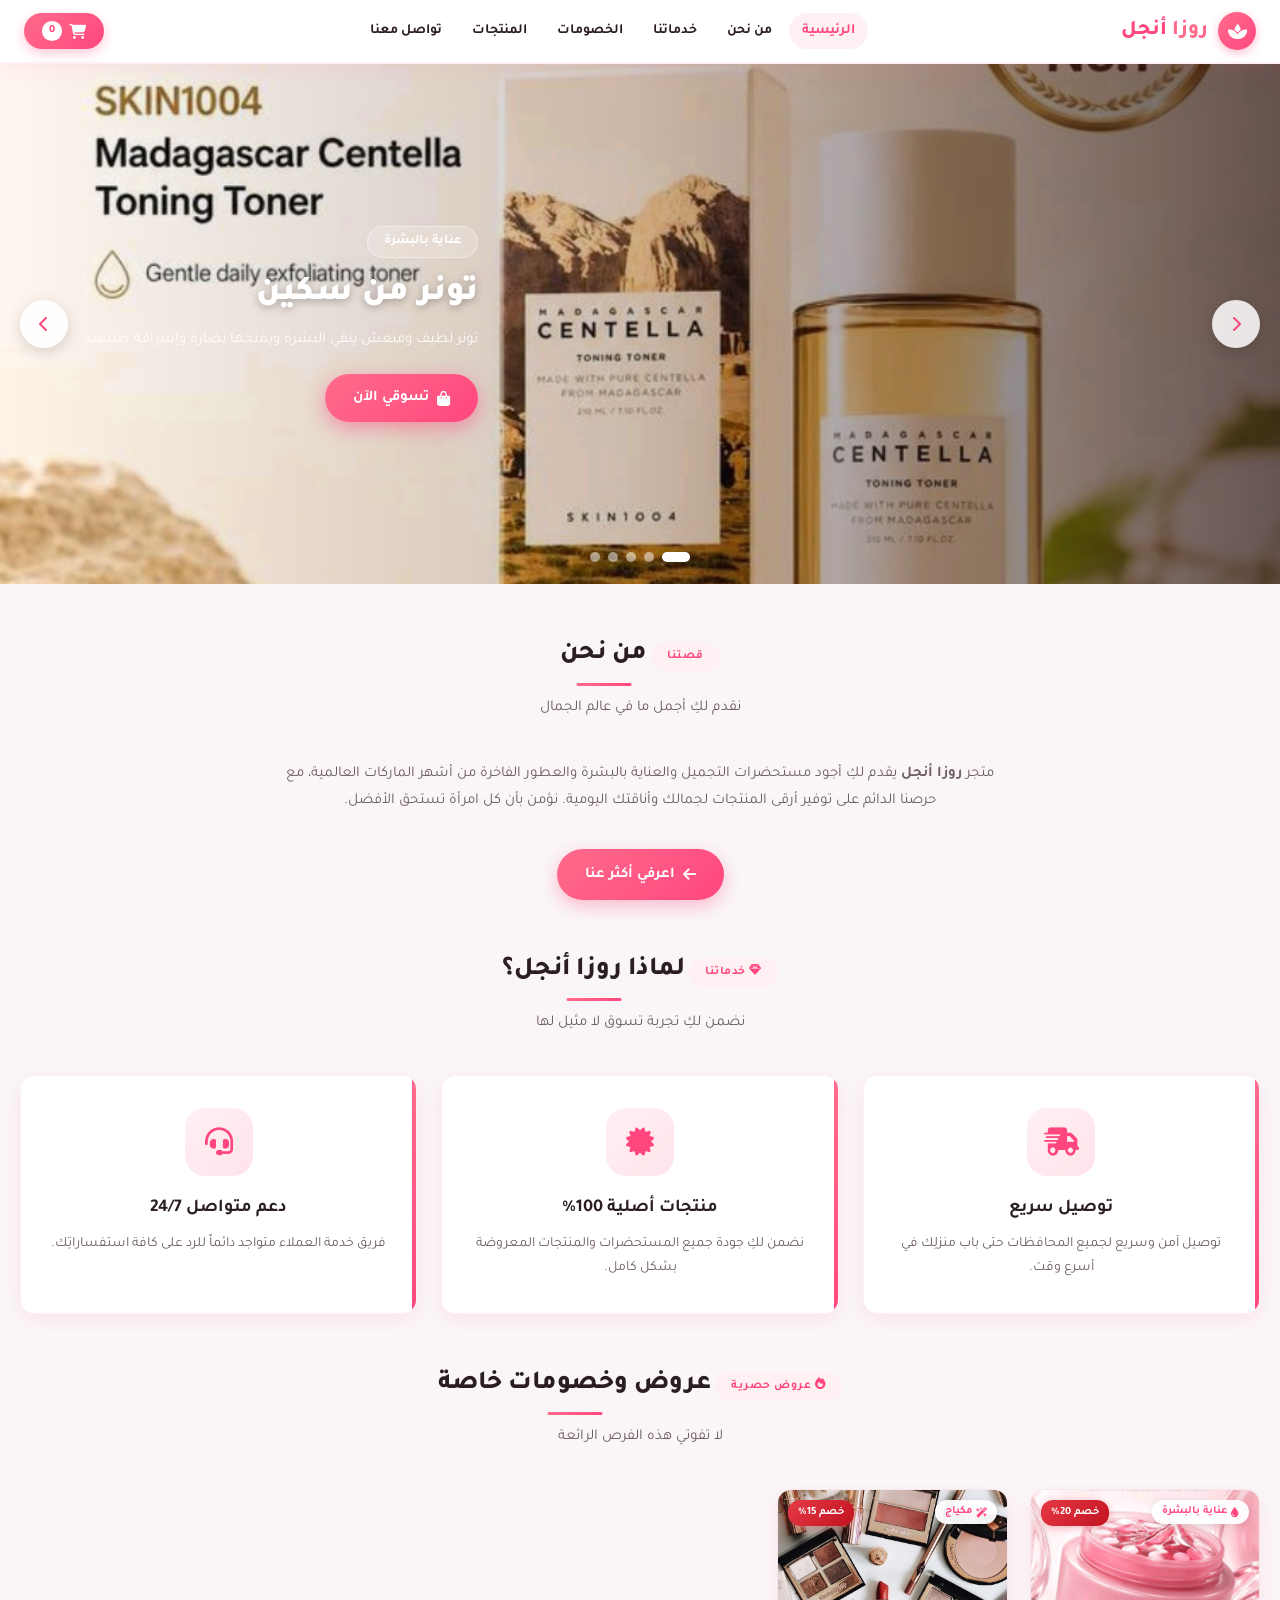
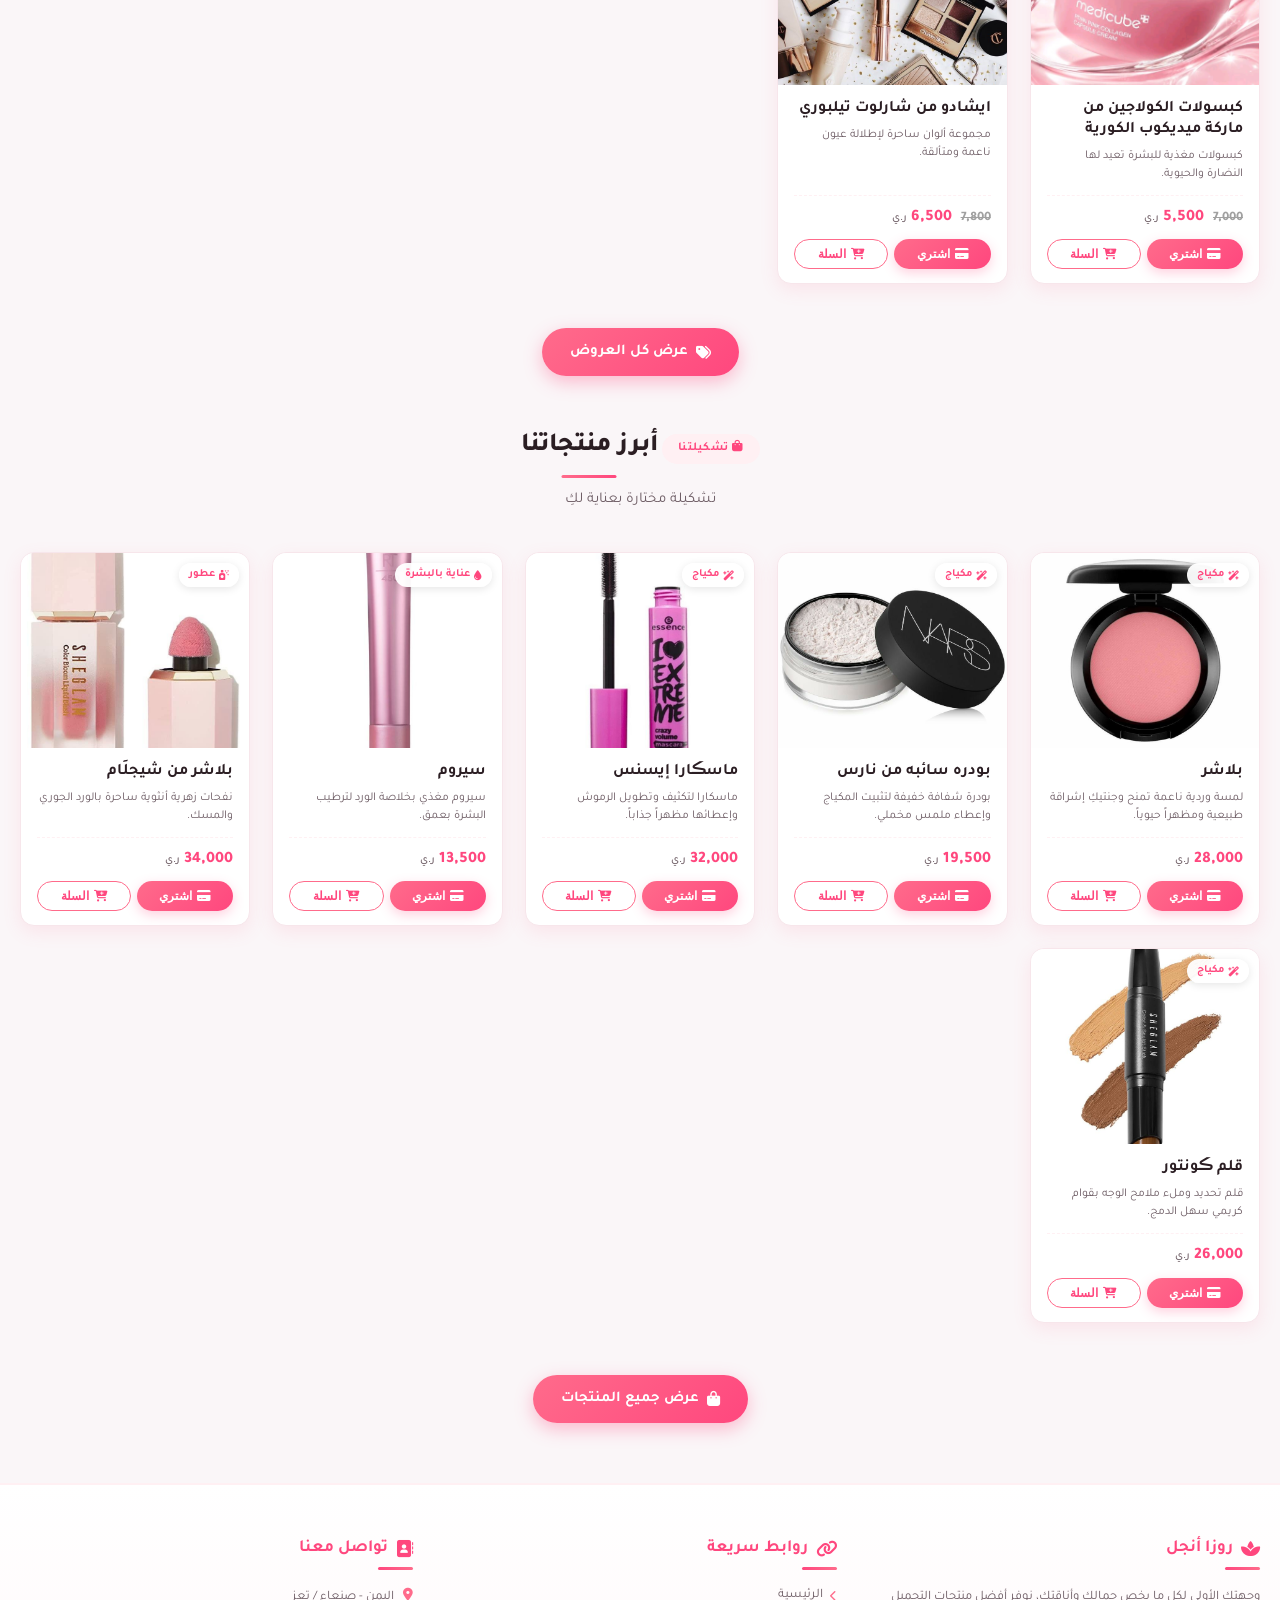
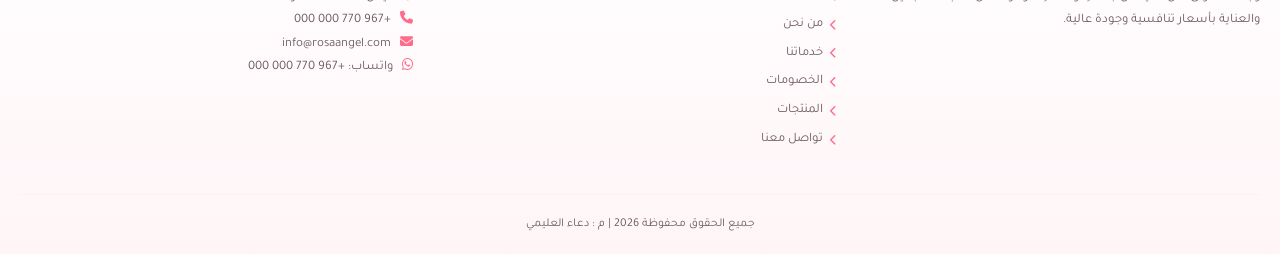
<file: index.html>
<!DOCTYPE html>
<html lang="ar" dir="rtl">
<head>
    <meta charset="UTF-8">
    <meta name="viewport" content="width=device-width, initial-scale=1.0">
    <title>روزا أنجل | متجر التجميل الأول</title>
    <meta name="description" content="متجر روزا أنجل - وجهتك الأولى لمستحضرات التجميل والعطور وعناية البشرة الفاخرة">
    <link rel="stylesheet" href="style.css">
    <link rel="stylesheet" href="https://cdnjs.cloudflare.com/ajax/libs/font-awesome/6.5.0/css/all.min.css">
</head>
<body>

    
    <nav class="navbar">
        <div class="nav-container">
            <a href="index.html" class="logo">
                <div class="logo-icon"><i class="fa-solid fa-spa"></i></div>
                <div class="logo-text">روزا <span>أنجل</span></div>
            </a>
            <ul class="nav-links">
                <li><a href="index.html" class="active">الرئيسية</a></li>
                <li><a href="about.html">من نحن</a></li>
                <li><a href="services.html">خدماتنا</a></li>
                <li><a href="discounts.html">الخصومات</a></li>
                <li><a href="products.html">المنتجات</a></li>
                <li><a href="contact.html">تواصل معنا</a></li>
            </ul>
            <div class="nav-actions">
                <a href="cart.html" class="cart-btn" title="سلة التسوق">
                    <i class="fa-solid fa-cart-shopping"></i>
                    <span class="cart-count">0</span>
                </a>
                <button class="nav-toggle" id="navToggle" aria-label="القائمة">
                    <span></span><span></span><span></span>
                </button>
            </div>
        </div>
    </nav>

    
    <section class="hero-slider" id="hero">
        <div class="slider-track" id="sliderTrack"></div>
        <button class="slider-btn prev" onclick="prevSlide()" aria-label="السابق">
            <i class="fa-solid fa-chevron-right"></i>
        </button>
        <button class="slider-btn next" onclick="nextSlide()" aria-label="التالي">
            <i class="fa-solid fa-chevron-left"></i>
        </button>
        <div class="slider-dots" id="sliderDots"></div>
    </section>

    
    <section class="about-section" id="about">
        <div class="section-header">
            <span class="section-tag">قصتنا</span>
            <h2 class="section-title">من نحن</h2>
            <p class="section-subtitle">نقدم لكِ أجمل ما في عالم الجمال</p>
        </div>
        <div class="about-content">
            <p>متجر <strong>روزا أنجل</strong> يقدم لكِ أجود مستحضرات التجميل والعناية بالبشرة والعطور الفاخرة من أشهر الماركات العالمية، مع حرصنا الدائم على توفير أرقى المنتجات لجمالك وأناقتك اليومية. نؤمن بأن كل امرأة تستحق الأفضل.</p>
            <br>
            <a href="about.html" class="hero-btn" style="margin-top:8px;">
                <i class="fa-solid fa-arrow-left"></i> اعرفي أكثر عنا
            </a>
        </div>
    </section>

    
    <section class="services-section" id="services">
        <div class="section-header">
            <span class="section-tag"><i class="fa-solid fa-gem"></i> خدماتنا</span>
            <h2 class="section-title">لماذا روزا أنجل؟</h2>
            <p class="section-subtitle">نضمن لكِ تجربة تسوق لا مثيل لها</p>
        </div>
        <div class="services-grid">
            <div class="service-card">
                <div class="service-icon"><i class="fa-solid fa-truck-fast"></i></div>
                <h3>توصيل سريع</h3>
                <p>توصيل آمن وسريع لجميع المحافظات حتى باب منزلِك في أسرع وقت.</p>
            </div>
            <div class="service-card">
                <div class="service-icon"><i class="fa-solid fa-certificate"></i></div>
                <h3>منتجات أصلية 100%</h3>
                <p>نضمن لكِ جودة جميع المستحضرات والمنتجات المعروضة بشكل كامل.</p>
            </div>
            <div class="service-card">
                <div class="service-icon"><i class="fa-solid fa-headset"></i></div>
                <h3>دعم متواصل 24/7</h3>
                <p>فريق خدمة العملاء متواجد دائماً للرد على كافة استفساراتِك.</p>
            </div>
        </div>
    </section>

    
    <section class="discounts-section" id="discounts">
        <div class="section-header">
            <span class="section-tag"><i class="fa-solid fa-fire"></i> عروض حصرية</span>
            <h2 class="section-title">عروض وخصومات خاصة</h2>
            <p class="section-subtitle">لا تفوتي هذه الفرص الرائعة</p>
        </div>
        <div class="products-grid">
            <article class="product-card discount-card">
                <span class="discount-badge">خصم 20%</span>
                <div class="card-image-wrapper">
                    <span class="card-tag"><i class="fa-solid fa-droplet"></i> عناية بالبشرة</span>
                    <img src="img/product22.jpg" alt="كبسولات الكولاجين من ماركة ميديكوب الكورية" class="product-img">
                    <a href="#" class="quick-view" onclick="openPayment(22, 'كبسولات الكولاجين من ماركة ميديكوب الكورية', 5500); return false;">
                        <i class="fa-solid fa-credit-card"></i> اشتري الآن
                    </a>
                </div>
                <div class="card-body">
                    <h3 class="product-name">كبسولات الكولاجين من ماركة ميديكوب الكورية</h3>
                    <p class="product-desc">كبسولات مغذية للبشرة تعيد لها النضارة والحيوية.</p>
                    <div class="card-footer-info">
                        <div class="product-price"><del class="old-price">7,000</del> 5,500 <span>ر.ي</span></div>
                    </div>
                    <div class="card-actions">
                        <button class="btn-buy" onclick="openPayment(22, 'كبسولات الكولاجين من ماركة ميديكوب الكورية', 5500)">
                            <i class="fa-solid fa-credit-card"></i> اشتري
                        </button>
                        <button class="btn-add-cart" onclick="addToCart(22, 'كبسولات الكولاجين من ماركة ميديكوب الكورية', 5500, 'img/product22.jpg', 'عناية بالبشرة')">
                            <i class="fa-solid fa-cart-plus"></i> السلة
                        </button>
                    </div>
                </div>
            </article>

            <article class="product-card discount-card">
                <span class="discount-badge">خصم 15%</span>
                <div class="card-image-wrapper">
                    <span class="card-tag"><i class="fa-solid fa-wand-magic-sparkles"></i> مكياج</span>
                    <img src="img/product9.jpg" alt="ايشادو من شارلوت تيلبوري" class="product-img">
                    <a href="#" class="quick-view" onclick="openPayment(9, 'ايشادو من شارلوت تيلبوري', 6500); return false;">
                        <i class="fa-solid fa-credit-card"></i> اشتري الآن
                    </a>
                </div>
                <div class="card-body">
                    <h3 class="product-name">ايشادو من شارلوت تيلبوري</h3>
                    <p class="product-desc">مجموعة ألوان ساحرة لإطلالة عيون ناعمة ومتألقة.</p>
                    <div class="card-footer-info">
                        <div class="product-price"><del class="old-price">7,800</del> 6,500 <span>ر.ي</span></div>
                    </div>
                    <div class="card-actions">
                        <button class="btn-buy" onclick="openPayment(9, 'ايشادو من شارلوت تيلبوري', 6500)">
                            <i class="fa-solid fa-credit-card"></i> اشتري
                        </button>
                        <button class="btn-add-cart" onclick="addToCart(9, 'ايشادو من شارلوت تيلبوري', 6500, 'img/product9.jpg', 'مكياج')">
                            <i class="fa-solid fa-cart-plus"></i> السلة
                        </button>
                    </div>
                </div>
            </article>
        </div>
        <div style="text-align:center; margin-top:28px;">
            <a href="discounts.html" class="hero-btn">
                <i class="fa-solid fa-tags"></i> عرض كل العروض
            </a>
        </div>
    </section>

    
    <main class="main-container" id="products">
        <div class="section-header">
            <span class="section-tag"><i class="fa-solid fa-bag-shopping"></i> تشكيلتنا</span>
            <h2 class="section-title">أبرز منتجاتنا</h2>
            <p class="section-subtitle">تشكيلة مختارة بعناية لكِ</p>
        </div>
        <div class="products-grid">
            <article class="product-card">
                <div class="card-image-wrapper">
                    <span class="card-tag"><i class="fa-solid fa-wand-magic-sparkles"></i> مكياج</span>
                    <img src="img/product1.jpg" alt="بلاشر" class="product-img">
                    <a href="#" class="quick-view" onclick="openPayment(1,'بلاشر',28000); return false;">
                        <i class="fa-solid fa-credit-card"></i> اشتري الآن
                    </a>
                </div>
                <div class="card-body">
                    <h3 class="product-name">بلاشر</h3>
                    <p class="product-desc">لمسة وردية ناعمة تمنح وجنتيكِ إشراقة طبيعية ومظهراً حيوياً.</p>
                    <div class="card-footer-info">
                        <div class="product-price">28,000 <span>ر.ي</span></div>
                    </div>
                    <div class="card-actions">
                        <button class="btn-buy" onclick="openPayment(1,'بلاشر',28000)"><i class="fa-solid fa-credit-card"></i> اشتري</button>
                        <button class="btn-add-cart" onclick="addToCart(1,'بلاشر',28000,'img/product1.jpg','مكياج')"><i class="fa-solid fa-cart-plus"></i> السلة</button>
                    </div>
                </div>
            </article>

            <article class="product-card">
                <div class="card-image-wrapper">
                    <span class="card-tag"><i class="fa-solid fa-wand-magic-sparkles"></i> مكياج</span>
                    <img src="img/product2.jpg" alt="بودره سائبه من نارس" class="product-img">
                    <a href="#" class="quick-view" onclick="openPayment(2,'بودره سائبه من نارس',19500); return false;">
                        <i class="fa-solid fa-credit-card"></i> اشتري الآن
                    </a>
                </div>
                <div class="card-body">
                    <h3 class="product-name">بودره سائبه من نارس</h3>
                    <p class="product-desc">بودرة شفافة خفيفة لتثبيت المكياج وإعطاء ملمس مخملي.</p>
                    <div class="card-footer-info">
                        <div class="product-price">19,500 <span>ر.ي</span></div>
                    </div>
                    <div class="card-actions">
                        <button class="btn-buy" onclick="openPayment(2,'بودره سائبه من نارس',19500)"><i class="fa-solid fa-credit-card"></i> اشتري</button>
                        <button class="btn-add-cart" onclick="addToCart(2,'بودره سائبه من نارس',19500,'img/product2.jpg','مكياج')"><i class="fa-solid fa-cart-plus"></i> السلة</button>
                    </div>
                </div>
            </article>

            <article class="product-card">
                <div class="card-image-wrapper">
                    <span class="card-tag"><i class="fa-solid fa-wand-magic-sparkles"></i> مكياج</span>
                    <img src="img/product4.jpg" alt="ماسڪارا إيسنس" class="product-img">
                    <a href="#" class="quick-view" onclick="openPayment(4,'ماسڪارا إيسنس',32000); return false;">
                        <i class="fa-solid fa-credit-card"></i> اشتري الآن
                    </a>
                </div>
                <div class="card-body">
                    <h3 class="product-name">ماسڪارا إيسنس</h3>
                    <p class="product-desc">ماسكارا لتكثيف وتطويل الرموش وإعطائها مظهراً جذاباً.</p>
                    <div class="card-footer-info">
                        <div class="product-price">32,000 <span>ر.ي</span></div>
                    </div>
                    <div class="card-actions">
                        <button class="btn-buy" onclick="openPayment(4,'ماسڪارا إيسنس',32000)"><i class="fa-solid fa-credit-card"></i> اشتري</button>
                        <button class="btn-add-cart" onclick="addToCart(4,'ماسڪارا إيسنس',32000,'img/product4.jpg','مكياج')"><i class="fa-solid fa-cart-plus"></i> السلة</button>
                    </div>
                </div>
            </article>

            <article class="product-card">
                <div class="card-image-wrapper">
                    <span class="card-tag"><i class="fa-solid fa-droplet"></i> عناية بالبشرة</span>
                    <img src="img/product5.jpg" alt="سيروم" class="product-img">
                    <a href="#" class="quick-view" onclick="openPayment(5,'سيروم',13500); return false;">
                        <i class="fa-solid fa-credit-card"></i> اشتري الآن
                    </a>
                </div>
                <div class="card-body">
                    <h3 class="product-name">سيروم</h3>
                    <p class="product-desc">سيروم مغذي بخلاصة الورد لترطيب البشرة بعمق.</p>
                    <div class="card-footer-info">
                        <div class="product-price">13,500 <span>ر.ي</span></div>
                    </div>
                    <div class="card-actions">
                        <button class="btn-buy" onclick="openPayment(5,'سيروم',13500)"><i class="fa-solid fa-credit-card"></i> اشتري</button>
                        <button class="btn-add-cart" onclick="addToCart(5,'سيروم',13500,'img/product5.jpg','عناية بالبشرة')"><i class="fa-solid fa-cart-plus"></i> السلة</button>
                    </div>
                </div>
            </article>

            <article class="product-card">
                <div class="card-image-wrapper">
                    <span class="card-tag"><i class="fa-solid fa-spray-can-sparkles"></i> عطور</span>
                    <img src="img/product10.jpg" alt="بلاشر من شيجلَام" class="product-img">
                    <a href="#" class="quick-view" onclick="openPayment(10,'بلاشر من شيجلَام',34000); return false;">
                        <i class="fa-solid fa-credit-card"></i> اشتري الآن
                    </a>
                </div>
                <div class="card-body">
                    <h3 class="product-name">بلاشر من شيجلَام</h3>
                    <p class="product-desc">نفحات زهرية أنثوية ساحرة بالورد الجوري والمسك.</p>
                    <div class="card-footer-info">
                        <div class="product-price">34,000 <span>ر.ي</span></div>
                    </div>
                    <div class="card-actions">
                        <button class="btn-buy" onclick="openPayment(10,'بلاشر من شيجلَام',34000)"><i class="fa-solid fa-credit-card"></i> اشتري</button>
                        <button class="btn-add-cart" onclick="addToCart(10,'بلاشر من شيجلَام',34000,'img/product10.jpg','عطور')"><i class="fa-solid fa-cart-plus"></i> السلة</button>
                    </div>
                </div>
            </article>

            <article class="product-card">
                <div class="card-image-wrapper">
                    <span class="card-tag"><i class="fa-solid fa-wand-magic-sparkles"></i> مكياج</span>
                    <img src="img/product6.jpg" alt="قلم ڪونتور" class="product-img">
                    <a href="#" class="quick-view" onclick="openPayment(6,'قلم ڪونتور',26000); return false;">
                        <i class="fa-solid fa-credit-card"></i> اشتري الآن
                    </a>
                </div>
                <div class="card-body">
                    <h3 class="product-name">قلم ڪونتور</h3>
                    <p class="product-desc">قلم تحديد وملء ملامح الوجه بقوام كريمي سهل الدمج.</p>
                    <div class="card-footer-info">
                        <div class="product-price">26,000 <span>ر.ي</span></div>
                    </div>
                    <div class="card-actions">
                        <button class="btn-buy" onclick="openPayment(6,'قلم ڪونتور',26000)"><i class="fa-solid fa-credit-card"></i> اشتري</button>
                        <button class="btn-add-cart" onclick="addToCart(6,'قلم ڪونتور',26000,'img/product6.jpg','مكياج')"><i class="fa-solid fa-cart-plus"></i> السلة</button>
                    </div>
                </div>
            </article>
        </div>

        <div style="text-align:center; margin-top:36px;">
            <a href="products.html" class="hero-btn">
                <i class="fa-solid fa-bag-shopping"></i> عرض جميع المنتجات
            </a>
        </div>
    </main>

    
    <footer class="site-footer" id="contact">
        <div class="footer-container">
            <div class="footer-col">
                <h3><i class="fa-solid fa-spa"></i> روزا أنجل</h3>
                <p>وجهتك الأولى لكل ما يخص جمالكِ وأناقتكِ، نوفر أفضل منتجات التجميل والعناية بأسعار تنافسية وجودة عالية.</p>
            </div>
            <div class="footer-col">
                <h3><i class="fa-solid fa-link"></i> روابط سريعة</h3>
                <ul class="footer-links">
                    <li><a href="index.html"><i class="fa-solid fa-chevron-left"></i> الرئيسية</a></li>
                    <li><a href="about.html"><i class="fa-solid fa-chevron-left"></i> من نحن</a></li>
                    <li><a href="services.html"><i class="fa-solid fa-chevron-left"></i> خدماتنا</a></li>
                    <li><a href="discounts.html"><i class="fa-solid fa-chevron-left"></i> الخصومات</a></li>
                    <li><a href="products.html"><i class="fa-solid fa-chevron-left"></i> المنتجات</a></li>
                    <li><a href="contact.html"><i class="fa-solid fa-chevron-left"></i> تواصل معنا</a></li>
                </ul>
            </div>
            <div class="footer-col">
                <h3><i class="fa-solid fa-address-book"></i> تواصل معنا</h3>
                <p><i class="fa-solid fa-location-dot"></i> اليمن - صنعاء / تعز</p>
                <p><i class="fa-solid fa-phone"></i> +967 770 000 000</p>
                <p><i class="fa-solid fa-envelope"></i> info@rosaangel.com</p>
                <p><i class="fa-brands fa-whatsapp"></i> واتساب: +967 770 000 000</p>
            </div>
        </div>
        <div class="footer-bottom">
            <p>جميع الحقوق محفوظة 2026 | م : دعاء العليمي</p>
        </div>
    </footer>

    
    <div class="payment-modal" id="paymentModal">
        <div class="payment-card">
            <div class="payment-header">
                <i class="fa-solid fa-lock"></i>
                <div>
                    <h3>الدفع الآمن بالبطاقة</h3>
                    <p>بياناتك محمية ومشفرة بالكامل</p>
                </div>
                <button class="payment-close" onclick="closePayment()"><i class="fa-solid fa-xmark"></i></button>
            </div>
            <div class="payment-body">
                <div class="payment-form-content">
                    <div class="payment-product-info">
                        <span class="payment-product-name" id="pay-product-name">المنتج</span>
                        <span class="payment-product-price" id="pay-product-price">0 ر.ي</span>
                    </div>
                    
                    <div class="card-visual">
                        <div class="card-chip"></div>
                        <div class="card-number-display" id="card-number-display">•••• •••• •••• ••••</div>
                        <div class="card-info-row">
                            <div>
                                <div class="lbl">صاحبة البطاقة</div>
                                <div class="val" id="card-name-display">اسم صاحب البطاقة</div>
                            </div>
                            <div>
                                <div class="lbl">تاريخ الانتهاء</div>
                                <div class="val" id="card-expiry-display">MM/YY</div>
                            </div>
                            <div class="card-brand"><i class="fa-brands fa-cc-visa"></i></div>
                        </div>
                    </div>
                    
                    <form id="paymentForm" autocomplete="off">
                        <div class="form-group">
                            <label><i class="fa-solid fa-user"></i> اسم صاحبة البطاقة</label>
                            <input type="text" id="inp-card-name" class="form-input" placeholder="الاسم كما على البطاقة" required>
                        </div>
                        <div class="form-group">
                            <label><i class="fa-solid fa-credit-card"></i> رقم البطاقة</label>
                            <input type="text" id="inp-card-number" class="form-input" placeholder="0000 0000 0000 0000" maxlength="19" required>
                        </div>
                        <div class="form-row">
                            <div class="form-group">
                                <label><i class="fa-solid fa-calendar"></i> تاريخ الانتهاء</label>
                                <input type="text" id="inp-card-expiry" class="form-input" placeholder="MM/YY" maxlength="5" required>
                            </div>
                            <div class="form-group">
                                <label><i class="fa-solid fa-shield"></i> CVV</label>
                                <input type="password" class="form-input" placeholder="•••" maxlength="4" required>
                            </div>
                        </div>
                        <button type="submit" class="btn-pay">
                            <i class="fa-solid fa-lock"></i> إتمام الدفع الآن
                        </button>
                        <div class="secure-note">
                            <i class="fa-solid fa-shield-halved"></i> دفع آمن ومشفر بتقنية SSL
                        </div>
                    </form>
                </div>
                
                <div class="order-success" style="display:none;">
                    <div class="order-success-icon"><i class="fa-solid fa-check"></i></div>
                    <h3>تم الطلب بنجاح! 🎉</h3>
                    <p>شكراً لكِ! تم استلام طلبك وسيتم التواصل معكِ قريباً لتأكيد التوصيل.<br>نتمنى لكِ تجربة تسوق رائعة مع روزا أنجل 🌸</p>
                    <br>
                    <button onclick="closePayment()" class="hero-btn" style="border:none; cursor:pointer; font-family:inherit; font-size:14px;">
                        <i class="fa-solid fa-bag-shopping"></i> متابعة التسوق
                    </button>
                </div>
            </div>
        </div>
    </div>

    <script src="script.js"></script>
</body>
</html>
</file>
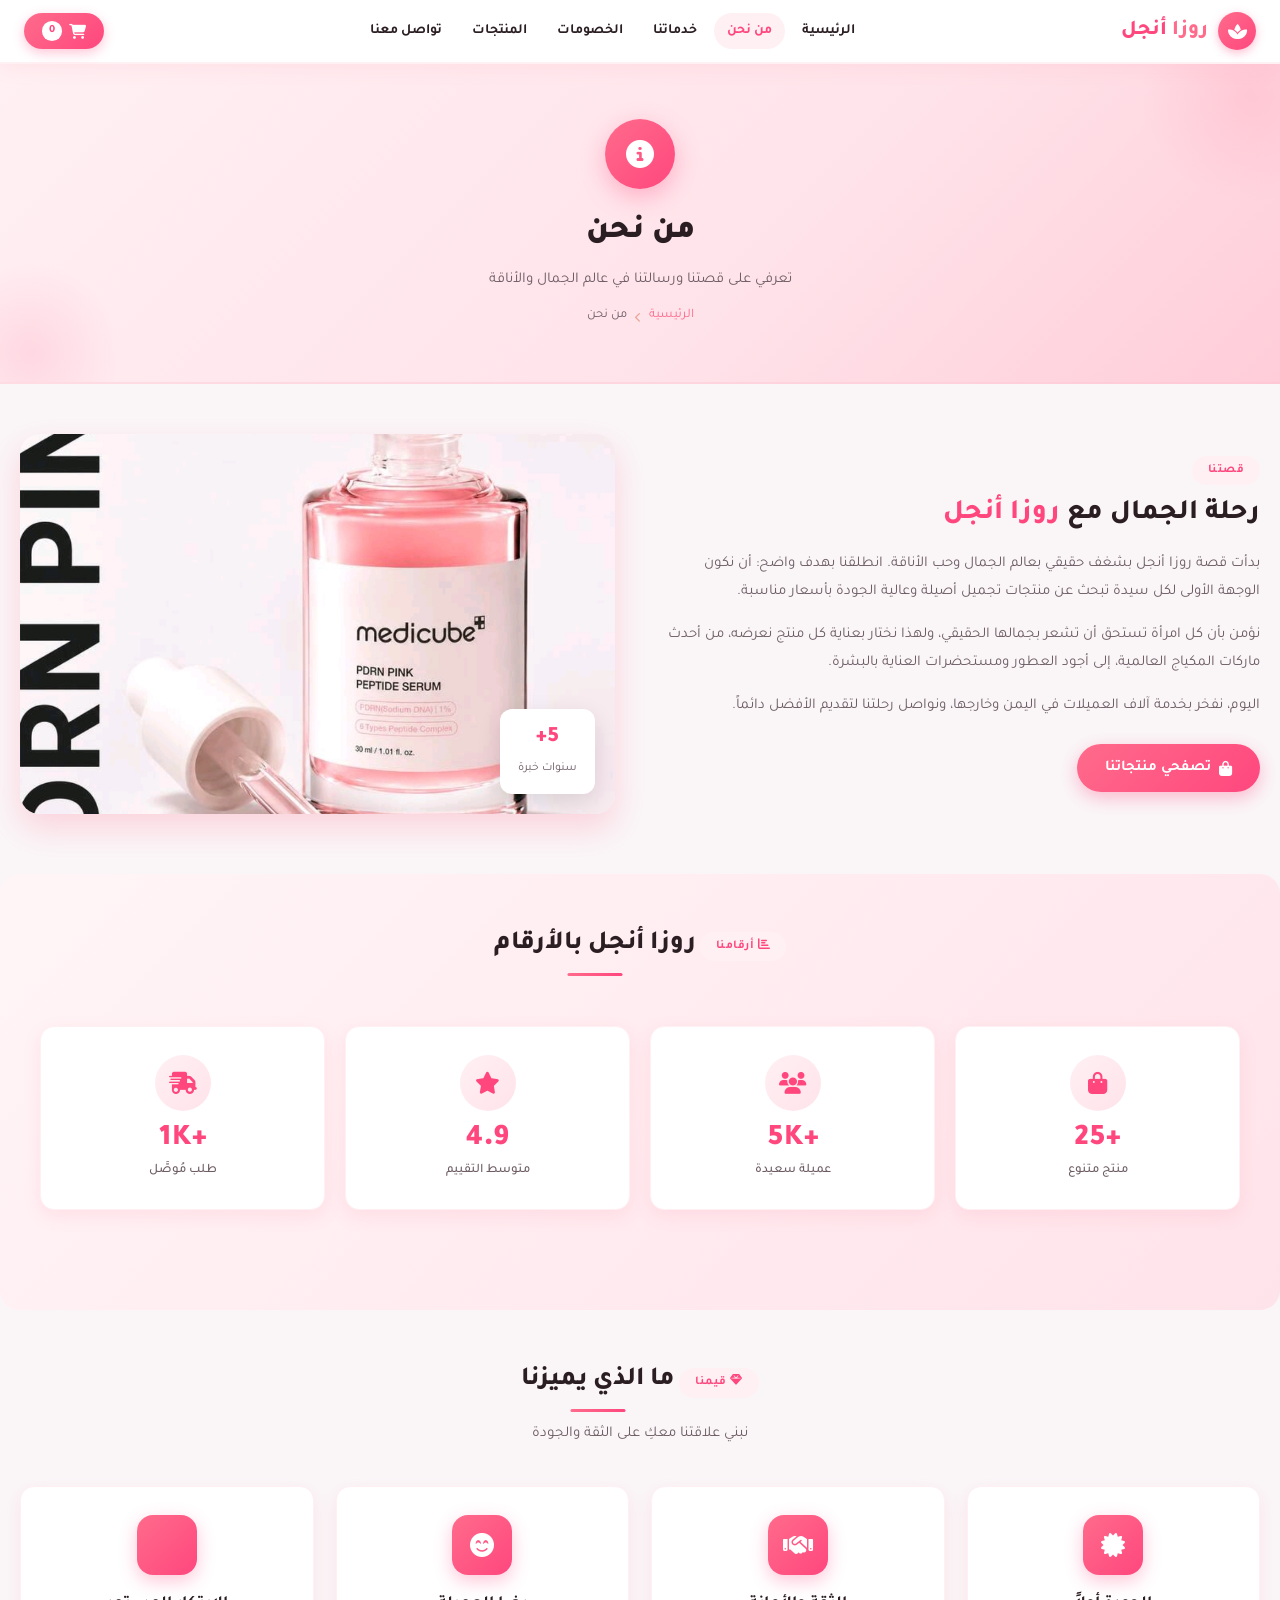
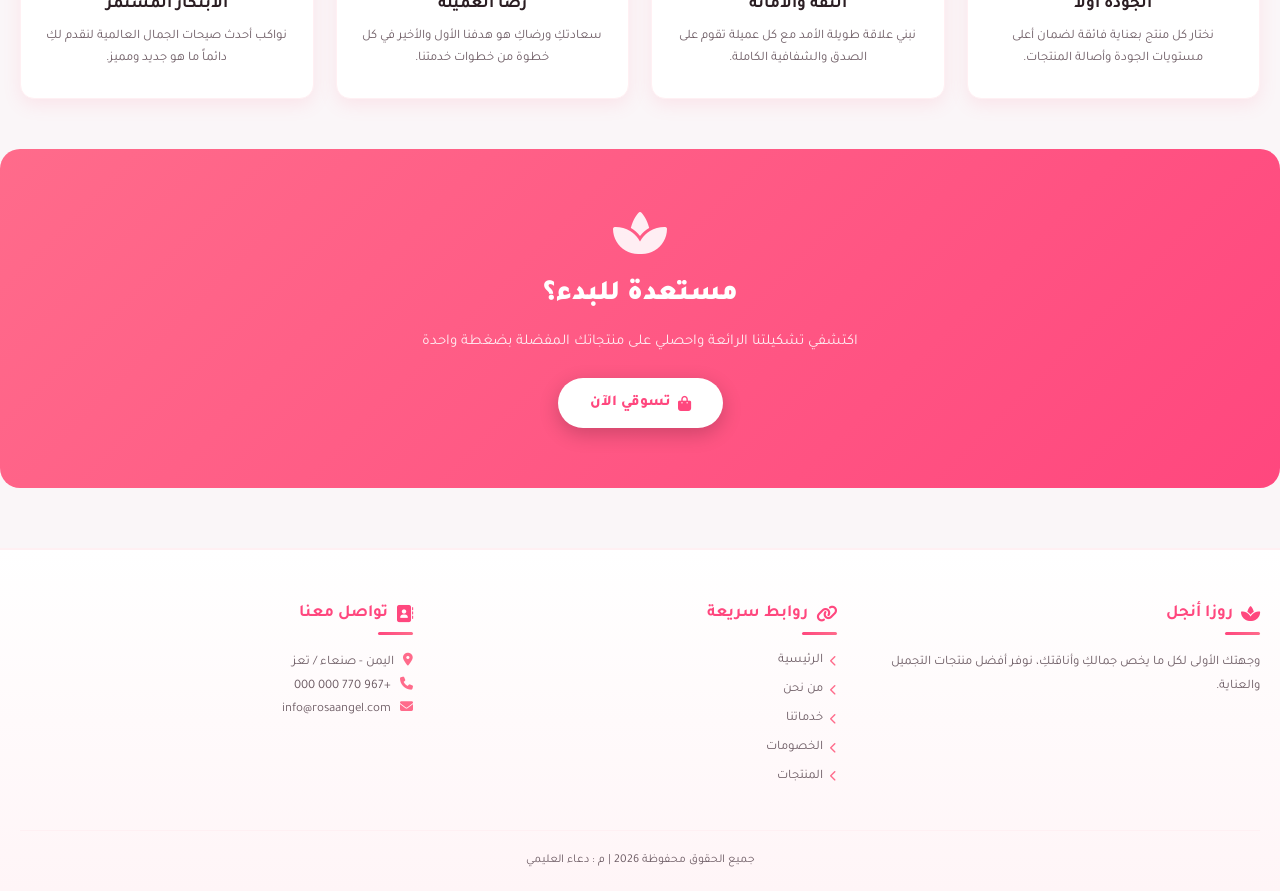
<file: about.html>
﻿<!DOCTYPE html>
<html lang="ar" dir="rtl">
<head>
    <meta charset="UTF-8">
    <meta name="viewport" content="width=device-width, initial-scale=1.0">
    <title>من نحن | روزا أنجل</title>
    <meta name="description" content="تعرفي على قصة متجر روزا أنجل، رسالتنا وقيمنا في عالم التجميل والأناقة">
    <link rel="stylesheet" href="style.css">
    <link rel="stylesheet" href="https://cdnjs.cloudflare.com/ajax/libs/font-awesome/6.5.0/css/all.min.css">
</head>
<body>

    <nav class="navbar">
        <div class="nav-container">
            <a href="index.html" class="logo">
                <div class="logo-icon"><i class="fa-solid fa-spa"></i></div>
                <div class="logo-text">روزا <span>أنجل</span></div>
            </a>
            <ul class="nav-links">
                <li><a href="index.html">الرئيسية</a></li>
                <li><a href="about.html" class="active">من نحن</a></li>
                <li><a href="services.html">خدماتنا</a></li>
                <li><a href="discounts.html">الخصومات</a></li>
                <li><a href="products.html">المنتجات</a></li>
                <li><a href="contact.html">تواصل معنا</a></li>
            </ul>
            <div class="nav-actions">
                <a href="cart.html" class="cart-btn">
                    <i class="fa-solid fa-cart-shopping"></i>
                    <span class="cart-count">0</span>
                </a>
                <button class="nav-toggle" aria-label="القائمة">
                    <span></span><span></span><span></span>
                </button>
            </div>
        </div>
    </nav>

    
    <div class="page-banner">
        <div class="page-banner-content">
            <div class="page-banner-icon"><i class="fa-solid fa-circle-info"></i></div>
            <h1>من نحن</h1>
            <p>تعرفي على قصتنا ورسالتنا في عالم الجمال والأناقة</p>
            <div class="breadcrumb">
                <a href="index.html">الرئيسية</a>
                <i class="fa-solid fa-chevron-left"></i>
                <span>من نحن</span>
            </div>
        </div>
    </div>

    
    <section class="page-section">
        <div class="about-grid">
            <div class="about-text">
                <span class="section-tag">قصتنا</span>
                <h2>رحلة الجمال مع <span>روزا أنجل</span></h2>
                <p>بدأت قصة روزا أنجل بشغف حقيقي بعالم الجمال وحب الأناقة. انطلقنا بهدف واضح: أن نكون الوجهة الأولى لكل سيدة تبحث عن منتجات تجميل أصيلة وعالية الجودة بأسعار مناسبة.</p>
                <p>نؤمن بأن كل امرأة تستحق أن تشعر بجمالها الحقيقي، ولهذا نختار بعناية كل منتج نعرضه، من أحدث ماركات المكياج العالمية، إلى أجود العطور ومستحضرات العناية بالبشرة.</p>
                <p>اليوم، نفخر بخدمة آلاف العميلات في اليمن وخارجها، ونواصل رحلتنا لتقديم الأفضل دائماً.</p>
                <a href="products.html" class="hero-btn" style="margin-top:10px;">
                    <i class="fa-solid fa-bag-shopping"></i> تصفحي منتجاتنا
                </a>
            </div>
            <div class="about-image-wrapper">
                <img src="img/product24.jpg" alt="روزا أنجل">
                <div class="about-image-badge">
                    <strong>5+</strong>
                    <span>سنوات خبرة</span>
                </div>
            </div>
        </div>
    </section>

    
    <section class="page-section" style="background: linear-gradient(135deg,#fff5f7,#ffe3ea); border-radius:20px; padding:50px 40px;">
        <div class="section-header">
            <span class="section-tag"><i class="fa-solid fa-chart-bar"></i> أرقامنا</span>
            <h2 class="section-title">روزا أنجل بالأرقام</h2>
        </div>
        <div class="stats-grid">
            <div class="stat-card">
                <div class="stat-icon"><i class="fa-solid fa-bag-shopping"></i></div>
                <div class="stat-number">+25</div>
                <div class="stat-label">منتج متنوع</div>
            </div>
            <div class="stat-card">
                <div class="stat-icon"><i class="fa-solid fa-users"></i></div>
                <div class="stat-number">+5K</div>
                <div class="stat-label">عميلة سعيدة</div>
            </div>
            <div class="stat-card">
                <div class="stat-icon"><i class="fa-solid fa-star"></i></div>
                <div class="stat-number">4.9</div>
                <div class="stat-label">متوسط التقييم</div>
            </div>
            <div class="stat-card">
                <div class="stat-icon"><i class="fa-solid fa-truck-fast"></i></div>
                <div class="stat-number">+1K</div>
                <div class="stat-label">طلب مُوصَّل</div>
            </div>
        </div>
    </section>

    
    <section class="page-section">
        <div class="section-header">
            <span class="section-tag"><i class="fa-solid fa-gem"></i> قيمنا</span>
            <h2 class="section-title">ما الذي يميزنا</h2>
            <p class="section-subtitle">نبني علاقتنا معكِ على الثقة والجودة</p>
        </div>
        <div class="values-grid">
            <div class="value-card">
                <div class="value-icon"><i class="fa-solid fa-certificate"></i></div>
                <h3>الجودة أولاً</h3>
                <p>نختار كل منتج بعناية فائقة لضمان أعلى مستويات الجودة وأصالة المنتجات.</p>
            </div>
            <div class="value-card">
                <div class="value-icon"><i class="fa-solid fa-handshake"></i></div>
                <h3>الثقة والأمانة</h3>
                <p>نبني علاقة طويلة الأمد مع كل عميلة تقوم على الصدق والشفافية الكاملة.</p>
            </div>
            <div class="value-card">
                <div class="value-icon"><i class="fa-solid fa-face-smile-beam"></i></div>
                <h3>رضا العميلة</h3>
                <p>سعادتكِ ورضاكِ هو هدفنا الأول والأخير في كل خطوة من خطوات خدمتنا.</p>
            </div>
            <div class="value-card">
                <div class="value-icon"><i class="fa-solid fa-sparkles"></i></div>
                <h3>الابتكار المستمر</h3>
                <p>نواكب أحدث صيحات الجمال العالمية لنقدم لكِ دائماً ما هو جديد ومميز.</p>
            </div>
        </div>
    </section>

    
    <section class="page-section" style="text-align:center; padding: 60px 20px; background: linear-gradient(135deg, var(--primary-pink), var(--accent-pink)); border-radius: 20px; color:white; margin-bottom: 60px;">
        <i class="fa-solid fa-spa" style="font-size:48px; margin-bottom:16px; display:block; opacity:0.9;"></i>
        <h2 style="font-size:28px; font-weight:900; margin-bottom:12px;">مستعدة للبدء؟</h2>
        <p style="font-size:15px; opacity:0.88; margin-bottom:24px; max-width:450px; margin-left:auto; margin-right:auto;">اكتشفي تشكيلتنا الرائعة واحصلي على منتجاتك المفضلة بضغطة واحدة</p>
        <a href="products.html" style="display:inline-flex; align-items:center; gap:8px; background:white; color:var(--accent-pink); text-decoration:none; padding:13px 32px; border-radius:28px; font-weight:800; font-size:15px; box-shadow:0 6px 20px rgba(0,0,0,0.2);">
            <i class="fa-solid fa-bag-shopping"></i> تسوقي الآن
        </a>
    </section>

    
    <footer class="site-footer">
        <div class="footer-container">
            <div class="footer-col">
                <h3><i class="fa-solid fa-spa"></i> روزا أنجل</h3>
                <p>وجهتك الأولى لكل ما يخص جمالكِ وأناقتكِ، نوفر أفضل منتجات التجميل والعناية.</p>
            </div>
            <div class="footer-col">
                <h3><i class="fa-solid fa-link"></i> روابط سريعة</h3>
                <ul class="footer-links">
                    <li><a href="index.html"><i class="fa-solid fa-chevron-left"></i> الرئيسية</a></li>
                    <li><a href="about.html"><i class="fa-solid fa-chevron-left"></i> من نحن</a></li>
                    <li><a href="services.html"><i class="fa-solid fa-chevron-left"></i> خدماتنا</a></li>
                    <li><a href="discounts.html"><i class="fa-solid fa-chevron-left"></i> الخصومات</a></li>
                    <li><a href="products.html"><i class="fa-solid fa-chevron-left"></i> المنتجات</a></li>
                </ul>
            </div>
            <div class="footer-col">
                <h3><i class="fa-solid fa-address-book"></i> تواصل معنا</h3>
                <p><i class="fa-solid fa-location-dot"></i> اليمن - صنعاء / تعز</p>
                <p><i class="fa-solid fa-phone"></i> +967 770 000 000</p>
                <p><i class="fa-solid fa-envelope"></i> info@rosaangel.com</p>
            </div>
        </div>
        <div class="footer-bottom">
            <p>جميع الحقوق محفوظة 2026 | م : دعاء العليمي</p>
        </div>
    </footer>

    
    <div class="payment-modal" id="paymentModal">
        <div class="payment-card">
            <div class="payment-header">
                <i class="fa-solid fa-lock"></i>
                <div><h3>الدفع الآمن بالبطاقة</h3><p>بياناتك محمية ومشفرة</p></div>
                <button class="payment-close" onclick="closePayment()"><i class="fa-solid fa-xmark"></i></button>
            </div>
            <div class="payment-body">
                <div class="payment-form-content">
                    <div class="payment-product-info">
                        <span class="payment-product-name" id="pay-product-name">المنتج</span>
                        <span class="payment-product-price" id="pay-product-price">0 ر.ي</span>
                    </div>
                    <div class="card-visual">
                        <div class="card-chip"></div>
                        <div class="card-number-display" id="card-number-display">•••• •••• •••• ••••</div>
                        <div class="card-info-row">
                            <div><div class="lbl">صاحبة البطاقة</div><div class="val" id="card-name-display">اسم صاحب البطاقة</div></div>
                            <div><div class="lbl">تاريخ الانتهاء</div><div class="val" id="card-expiry-display">MM/YY</div></div>
                            <div class="card-brand"><i class="fa-brands fa-cc-visa"></i></div>
                        </div>
                    </div>
                    <form id="paymentForm" autocomplete="off">
                        <div class="form-group">
                            <label><i class="fa-solid fa-user"></i> اسم صاحبة البطاقة</label>
                            <input type="text" id="inp-card-name" class="form-input" placeholder="الاسم كما على البطاقة" required>
                        </div>
                        <div class="form-group">
                            <label><i class="fa-solid fa-credit-card"></i> رقم البطاقة</label>
                            <input type="text" id="inp-card-number" class="form-input" placeholder="0000 0000 0000 0000" maxlength="19" required>
                        </div>
                        <div class="form-row">
                            <div class="form-group">
                                <label><i class="fa-solid fa-calendar"></i> تاريخ الانتهاء</label>
                                <input type="text" id="inp-card-expiry" class="form-input" placeholder="MM/YY" maxlength="5" required>
                            </div>
                            <div class="form-group">
                                <label><i class="fa-solid fa-shield"></i> CVV</label>
                                <input type="password" class="form-input" placeholder="•••" maxlength="4" required>
                            </div>
                        </div>
                        <button type="submit" class="btn-pay"><i class="fa-solid fa-lock"></i> إتمام الدفع الآن</button>
                        <div class="secure-note"><i class="fa-solid fa-shield-halved"></i> دفع آمن ومشفر بتقنية SSL</div>
                    </form>
                </div>
                <div class="order-success" style="display:none;">
                    <div class="order-success-icon"><i class="fa-solid fa-check"></i></div>
                    <h3>تم الطلب بنجاح! 🎉</h3>
                    <p>شكراً لكِ! سيتم التواصل معكِ قريباً لتأكيد الطلب 🌸</p>
                    <br>
                    <button onclick="closePayment()" class="hero-btn" style="border:none; cursor:pointer; font-family:inherit; font-size:14px;"><i class="fa-solid fa-bag-shopping"></i> متابعة التسوق</button>
                </div>
            </div>
        </div>
    </div>

    <script src="script.js"></script>
</body>
</html>
</file>
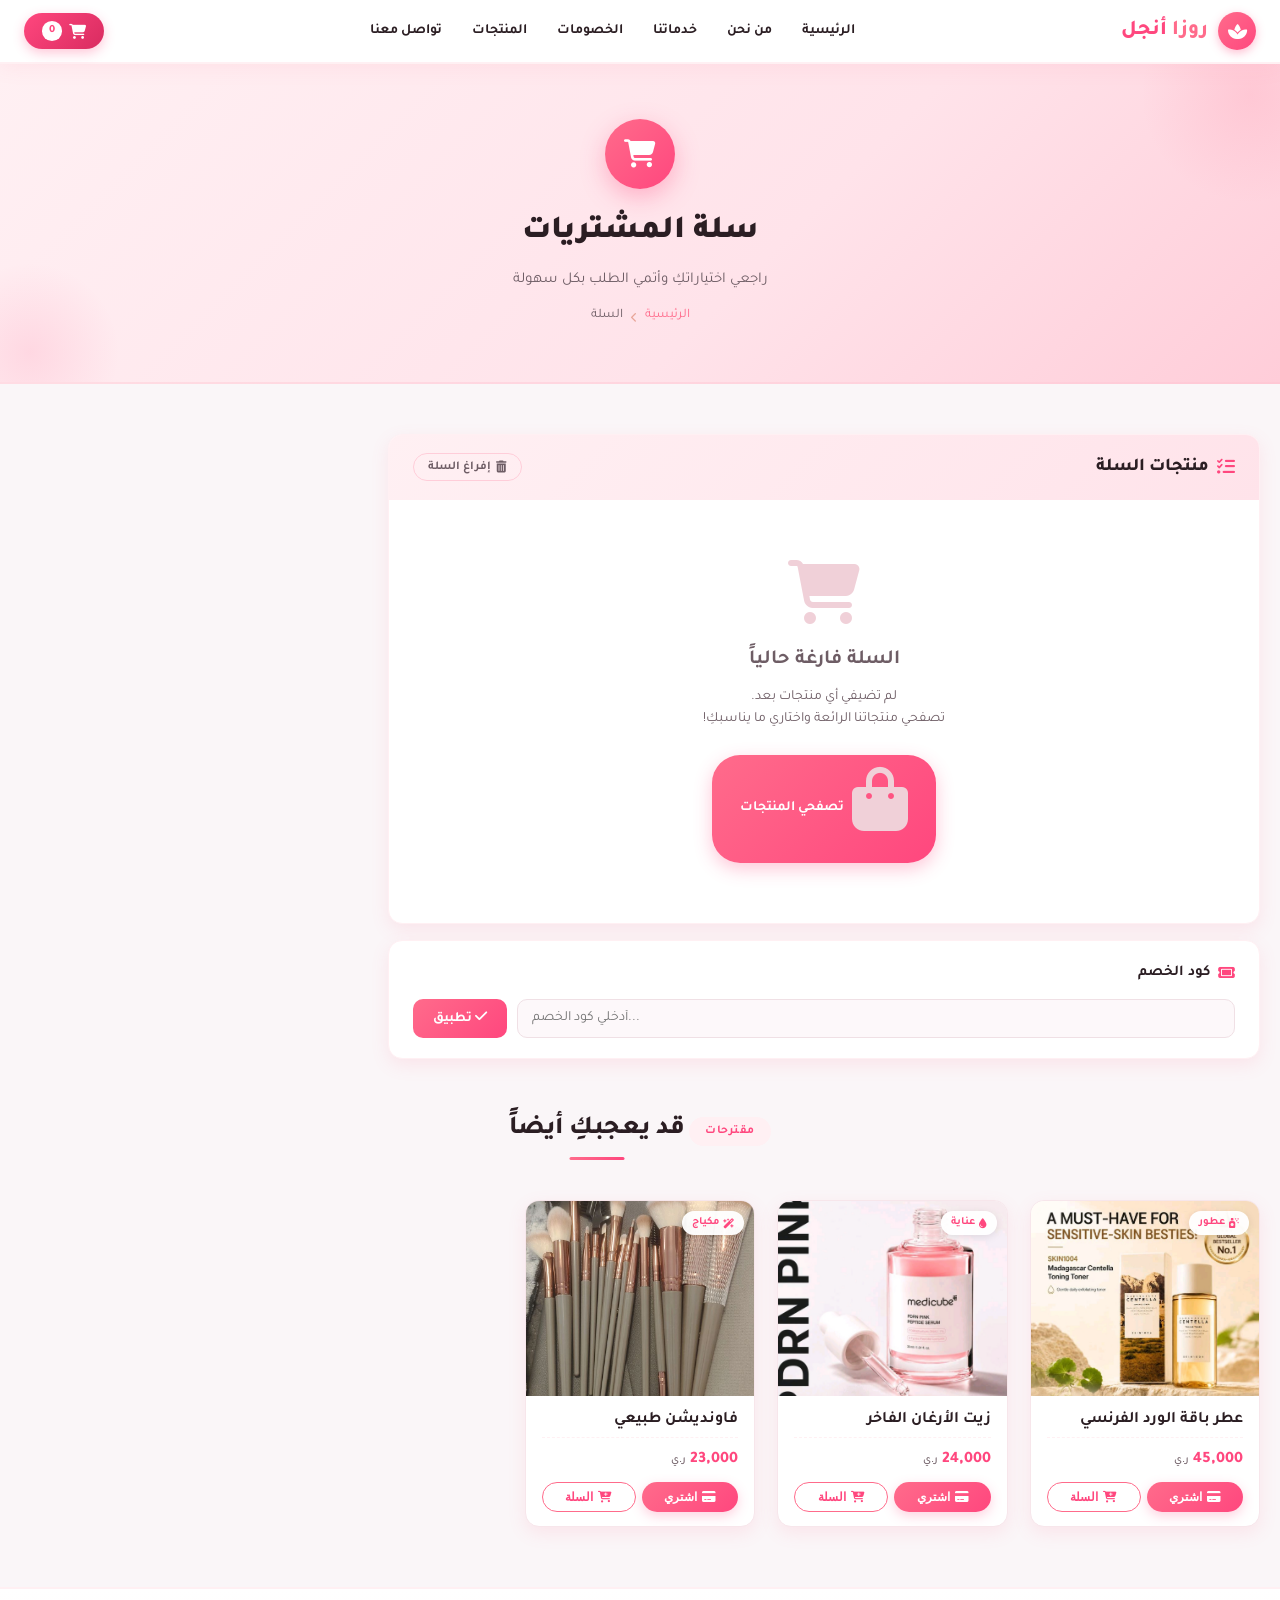
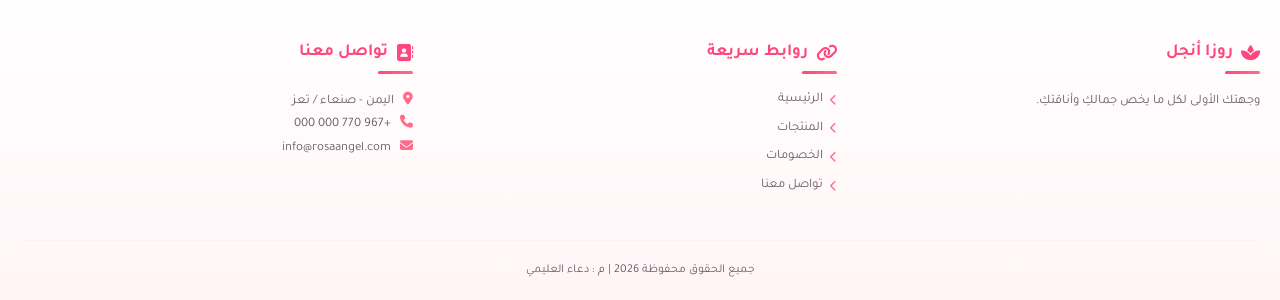
<file: cart.html>
﻿<!DOCTYPE html>
<html lang="ar" dir="rtl">
<head>
    <meta charset="UTF-8">
    <meta name="viewport" content="width=device-width, initial-scale=1.0">
    <title>سلة المشتريات | روزا أنجل</title>
    <meta name="description" content="راجعي سلة مشترياتك وأتمي طلبك بأمان مع روزا أنجل">
    <link rel="stylesheet" href="style.css">
    <link rel="stylesheet" href="https://cdnjs.cloudflare.com/ajax/libs/font-awesome/6.5.0/css/all.min.css">
</head>
<body>

    <nav class="navbar">
        <div class="nav-container">
            <a href="index.html" class="logo">
                <div class="logo-icon"><i class="fa-solid fa-spa"></i></div>
                <div class="logo-text">روزا <span>أنجل</span></div>
            </a>
            <ul class="nav-links">
                <li><a href="index.html">الرئيسية</a></li>
                <li><a href="about.html">من نحن</a></li>
                <li><a href="services.html">خدماتنا</a></li>
                <li><a href="discounts.html">الخصومات</a></li>
                <li><a href="products.html">المنتجات</a></li>
                <li><a href="contact.html">تواصل معنا</a></li>
            </ul>
            <div class="nav-actions">
                <a href="cart.html" class="cart-btn active" style="background:linear-gradient(135deg,var(--accent-pink),var(--deep-pink));">
                    <i class="fa-solid fa-cart-shopping"></i>
                    <span class="cart-count">0</span>
                </a>
                <button class="nav-toggle" aria-label="القائمة"><span></span><span></span><span></span></button>
            </div>
        </div>
    </nav>

    
    <div class="page-banner">
        <div class="page-banner-content">
            <div class="page-banner-icon"><i class="fa-solid fa-cart-shopping"></i></div>
            <h1>سلة المشتريات</h1>
            <p>راجعي اختياراتكِ وأتمي الطلب بكل سهولة</p>
            <div class="breadcrumb">
                <a href="index.html">الرئيسية</a>
                <i class="fa-solid fa-chevron-left"></i>
                <span>السلة</span>
            </div>
        </div>
    </div>

    
    <section class="page-section">
        <div class="cart-layout">

            
            <div>
                <div class="cart-items-container">
                    <div class="cart-header">
                        <h2><i class="fa-solid fa-list-check"></i> منتجات السلة</h2>
                        <button class="btn-clear-cart" onclick="clearCart(); renderCart();">
                            <i class="fa-solid fa-trash-can"></i> إفراغ السلة
                        </button>
                    </div>

                    
                    <div class="cart-empty" id="cartEmpty">
                        <i class="fa-solid fa-cart-shopping"></i>
                        <h3>السلة فارغة حالياً</h3>
                        <p>لم تضيفي أي منتجات بعد.<br>تصفحي منتجاتنا الرائعة واختاري ما يناسبكِ!</p>
                        <a href="products.html" class="btn-shop">
                            <i class="fa-solid fa-bag-shopping"></i> تصفحي المنتجات
                        </a>
                    </div>

                    
                    <div id="cartItemsContainer"></div>
                </div>

                
                <div style="background:white;border-radius:var(--border-radius);padding:20px 24px;margin-top:16px;box-shadow:var(--card-shadow);border:1px solid var(--light-pink);">
                    <h4 style="font-size:15px;font-weight:700;color:var(--text-dark);margin-bottom:14px;display:flex;align-items:center;gap:8px;">
                        <i class="fa-solid fa-ticket" style="color:var(--accent-pink);"></i> كود الخصم
                    </h4>
                    <div style="display:flex;gap:10px;">
                        <input type="text" placeholder="أدخلي كود الخصم..." style="flex:1;padding:10px 14px;border:1.5px solid #f0e0e5;border-radius:10px;font-size:14px;font-family:'Tajawal',sans-serif;background:#fdf8fa;direction:ltr;text-align:left;" id="couponInput">
                        <button onclick="applyCoupon()" style="background:linear-gradient(135deg,var(--primary-pink),var(--accent-pink));color:white;border:none;padding:10px 20px;border-radius:10px;font-size:14px;font-weight:700;cursor:pointer;font-family:'Tajawal',sans-serif;white-space:nowrap;">
                            <i class="fa-solid fa-check"></i> تطبيق
                        </button>
                    </div>
                </div>
            </div>

            
            <div class="cart-summary" id="cartSummary" style="display:none;">
                <div class="summary-header">
                    <i class="fa-solid fa-receipt"></i> ملخص الطلب
                </div>
                <div class="summary-body">
                    <div class="summary-row">
                        <span class="label">عدد المنتجات</span>
                        <span class="value" id="summary-count">0 منتج</span>
                    </div>
                    <div class="summary-row">
                        <span class="label">المجموع الفرعي</span>
                        <span class="value" id="summary-subtotal">0 ر.ي</span>
                    </div>
                    <div class="summary-row">
                        <span class="label">التوصيل</span>
                        <span class="value" style="color:#2ecc71;font-weight:700;">مجاني</span>
                    </div>
                    <div class="summary-row">
                        <span class="label">الخصم</span>
                        <span class="value" id="summary-discount" style="color:#e63946;">— 0 ر.ي</span>
                    </div>
                    <div class="summary-total">
                        <span class="label">الإجمالي الكلي</span>
                        <span class="value" id="summary-total">0 ر.ي</span>
                    </div>
                    <button class="btn-checkout" onclick="openCartPayment()">
                        <i class="fa-solid fa-lock"></i> إتمام الشراء بالبطاقة
                    </button>
                    <div style="text-align:center;margin-top:10px;">
                        <a href="products.html" style="font-size:13px;color:var(--text-muted);text-decoration:none;display:inline-flex;align-items:center;gap:5px;">
                            <i class="fa-solid fa-arrow-right" style="color:var(--primary-pink);"></i> متابعة التسوق
                        </a>
                    </div>
                    <div style="display:flex;align-items:center;justify-content:center;gap:6px;font-size:12px;color:var(--text-muted);margin-top:14px;padding-top:12px;border-top:1px dashed var(--light-pink);">
                        <i class="fa-solid fa-shield-halved" style="color:#2ecc71;"></i> دفع آمن مشفر بتقنية SSL
                    </div>
                    <div style="display:flex;justify-content:center;gap:8px;margin-top:10px;">
                        <i class="fa-brands fa-cc-visa" style="font-size:28px;color:#1a1f71;"></i>
                        <i class="fa-brands fa-cc-mastercard" style="font-size:28px;color:#eb001b;"></i>
                    </div>
                </div>
            </div>

        </div>
    </section>

    
    <section class="page-section">
        <div class="section-header">
            <span class="section-tag">مقترحات</span>
            <h2 class="section-title">قد يعجبكِ أيضاً</h2>
        </div>
        <div class="products-grid" style="grid-template-columns: repeat(auto-fill, minmax(200px,1fr));">
            <article class="product-card">
                <div class="card-image-wrapper">
                    <span class="card-tag"><i class="fa-solid fa-spray-can-sparkles"></i> عطور</span>
                    <img src="img/product25.jpg" alt="عطر" class="product-img">
                </div>
                <div class="card-body">
                    <h3 class="product-name">عطر باقة الورد الفرنسي</h3>
                    <div class="card-footer-info">
                        <div class="product-price">45,000 <span>ر.ي</span></div>
                    </div>
                    <div class="card-actions">
                        <button class="btn-buy" onclick="openPayment(25,'عطر باقة الورد الفرنسي',45000)"><i class="fa-solid fa-credit-card"></i> اشتري</button>
                        <button class="btn-add-cart" onclick="addToCart(25,'عطر باقة الورد الفرنسي',45000,'img/product25.jpg','عطور')"><i class="fa-solid fa-cart-plus"></i> السلة</button>
                    </div>
                </div>
            </article>
            <article class="product-card">
                <div class="card-image-wrapper">
                    <span class="card-tag"><i class="fa-solid fa-droplet"></i> عناية</span>
                    <img src="img/product24.jpg" alt="زيت أرغان" class="product-img">
                </div>
                <div class="card-body">
                    <h3 class="product-name">زيت الأرغان الفاخر</h3>
                    <div class="card-footer-info">
                        <div class="product-price">24,000 <span>ر.ي</span></div>
                    </div>
                    <div class="card-actions">
                        <button class="btn-buy" onclick="openPayment(24,'زيت الأرغان الفاخر',24000)"><i class="fa-solid fa-credit-card"></i> اشتري</button>
                        <button class="btn-add-cart" onclick="addToCart(24,'زيت الأرغان الفاخر',24000,'img/product24.jpg','عناية بالبشرة')"><i class="fa-solid fa-cart-plus"></i> السلة</button>
                    </div>
                </div>
            </article>
            <article class="product-card">
                <div class="card-image-wrapper">
                    <span class="card-tag"><i class="fa-solid fa-wand-magic-sparkles"></i> مكياج</span>
                    <img src="img/product17.jpg" alt="فاونديشن" class="product-img">
                </div>
                <div class="card-body">
                    <h3 class="product-name">فاونديشن طبيعي</h3>
                    <div class="card-footer-info">
                        <div class="product-price">23,000 <span>ر.ي</span></div>
                    </div>
                    <div class="card-actions">
                        <button class="btn-buy" onclick="openPayment(17,'فاونديشن طبيعي',23000)"><i class="fa-solid fa-credit-card"></i> اشتري</button>
                        <button class="btn-add-cart" onclick="addToCart(17,'فاونديشن طبيعي',23000,'img/product17.jpg','مكياج')"><i class="fa-solid fa-cart-plus"></i> السلة</button>
                    </div>
                </div>
            </article>
        </div>
    </section>

    
    <footer class="site-footer">
        <div class="footer-container">
            <div class="footer-col">
                <h3><i class="fa-solid fa-spa"></i> روزا أنجل</h3>
                <p>وجهتك الأولى لكل ما يخص جمالكِ وأناقتكِ.</p>
            </div>
            <div class="footer-col">
                <h3><i class="fa-solid fa-link"></i> روابط سريعة</h3>
                <ul class="footer-links">
                    <li><a href="index.html"><i class="fa-solid fa-chevron-left"></i> الرئيسية</a></li>
                    <li><a href="products.html"><i class="fa-solid fa-chevron-left"></i> المنتجات</a></li>
                    <li><a href="discounts.html"><i class="fa-solid fa-chevron-left"></i> الخصومات</a></li>
                    <li><a href="contact.html"><i class="fa-solid fa-chevron-left"></i> تواصل معنا</a></li>
                </ul>
            </div>
            <div class="footer-col">
                <h3><i class="fa-solid fa-address-book"></i> تواصل معنا</h3>
                <p><i class="fa-solid fa-location-dot"></i> اليمن - صنعاء / تعز</p>
                <p><i class="fa-solid fa-phone"></i> +967 770 000 000</p>
                <p><i class="fa-solid fa-envelope"></i> info@rosaangel.com</p>
            </div>
        </div>
        <div class="footer-bottom">
            <p>جميع الحقوق محفوظة 2026 | م : دعاء العليمي</p>
        </div>
    </footer>

    
    <div class="payment-modal" id="paymentModal">
        <div class="payment-card">
            <div class="payment-header">
                <i class="fa-solid fa-lock"></i>
                <div><h3>الدفع الآمن بالبطاقة</h3><p>بياناتك محمية ومشفرة بالكامل</p></div>
                <button class="payment-close" onclick="closePayment()"><i class="fa-solid fa-xmark"></i></button>
            </div>
            <div class="payment-body">
                <div class="payment-form-content">
                    <div class="payment-product-info">
                        <span class="payment-product-name" id="pay-product-name">المنتجات</span>
                        <span class="payment-product-price" id="pay-product-price">0 ر.ي</span>
                    </div>
                    <div class="card-visual">
                        <div class="card-chip"></div>
                        <div class="card-number-display" id="card-number-display">•••• •••• •••• ••••</div>
                        <div class="card-info-row">
                            <div><div class="lbl">صاحبة البطاقة</div><div class="val" id="card-name-display">اسم صاحب البطاقة</div></div>
                            <div><div class="lbl">تاريخ الانتهاء</div><div class="val" id="card-expiry-display">MM/YY</div></div>
                            <div class="card-brand"><i class="fa-brands fa-cc-visa"></i></div>
                        </div>
                    </div>
                    <form id="paymentForm" autocomplete="off">
                        <div class="form-group">
                            <label><i class="fa-solid fa-user"></i> اسم صاحبة البطاقة</label>
                            <input type="text" id="inp-card-name" class="form-input" placeholder="الاسم كما على البطاقة" required>
                        </div>
                        <div class="form-group">
                            <label><i class="fa-solid fa-credit-card"></i> رقم البطاقة</label>
                            <input type="text" id="inp-card-number" class="form-input" placeholder="0000 0000 0000 0000" maxlength="19" required>
                        </div>
                        <div class="form-row">
                            <div class="form-group">
                                <label><i class="fa-solid fa-calendar"></i> تاريخ الانتهاء</label>
                                <input type="text" id="inp-card-expiry" class="form-input" placeholder="MM/YY" maxlength="5" required>
                            </div>
                            <div class="form-group">
                                <label><i class="fa-solid fa-shield"></i> CVV</label>
                                <input type="password" class="form-input" placeholder="•••" maxlength="4" required>
                            </div>
                        </div>
                        <button type="submit" class="btn-pay"><i class="fa-solid fa-lock"></i> إتمام الدفع الآن</button>
                        <div class="secure-note"><i class="fa-solid fa-shield-halved"></i> دفع آمن ومشفر بتقنية SSL</div>
                    </form>
                </div>
                <div class="order-success" style="display:none;">
                    <div class="order-success-icon"><i class="fa-solid fa-check"></i></div>
                    <h3>تم الطلب بنجاح! 🎉</h3>
                    <p>شكراً لكِ! تم استلام طلبك وسيتم التواصل معكِ قريباً لتأكيد التوصيل 🌸</p>
                    <br>
                    <button onclick="closePayment(); renderCart();" class="hero-btn" style="border:none;cursor:pointer;font-family:inherit;font-size:14px;">
                        <i class="fa-solid fa-bag-shopping"></i> متابعة التسوق
                    </button>
                </div>
            </div>
        </div>
    </div>

    <script src="script.js"></script>
    <script>
        // كوبون الخصم
        function applyCoupon() {
            const input = document.getElementById('couponInput');
            const code = input.value.trim().toUpperCase();
            if (code === 'ROSA10') {
                showToast('تم تطبيق كود الخصم! خصم 10% 🎉', 'success');
                const discountEl = document.getElementById('summary-discount');
                const totalEl = document.getElementById('summary-total');
                const total = getCartTotal();
                const discount = Math.round(total * 0.1);
                if (discountEl) discountEl.textContent = '— ' + discount.toLocaleString() + ' ر.ي';
                if (totalEl) totalEl.textContent = (total - discount).toLocaleString() + ' ر.ي';
            } else if (code) {
                showToast('الكود غير صحيح. جربي: ROSA10', 'error');
            }
        }
    </script>
</body>
</html>
</file>
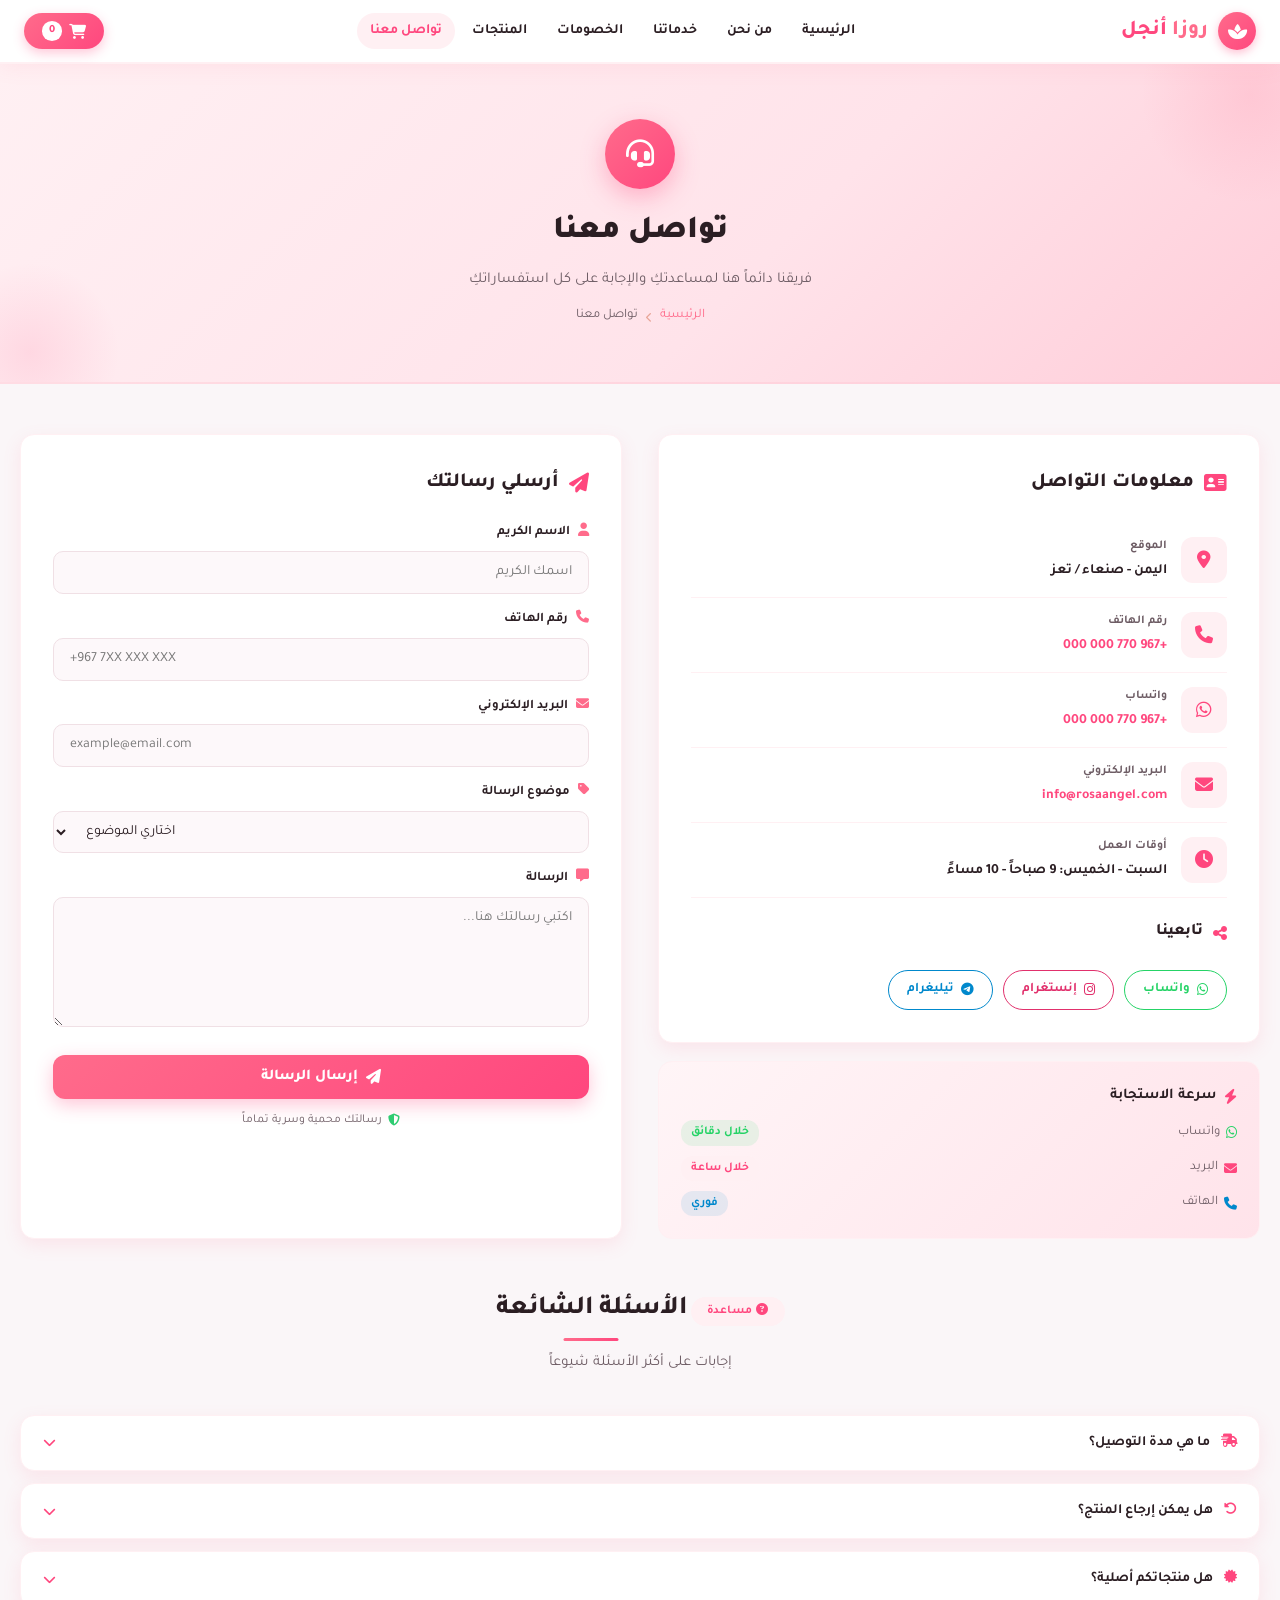
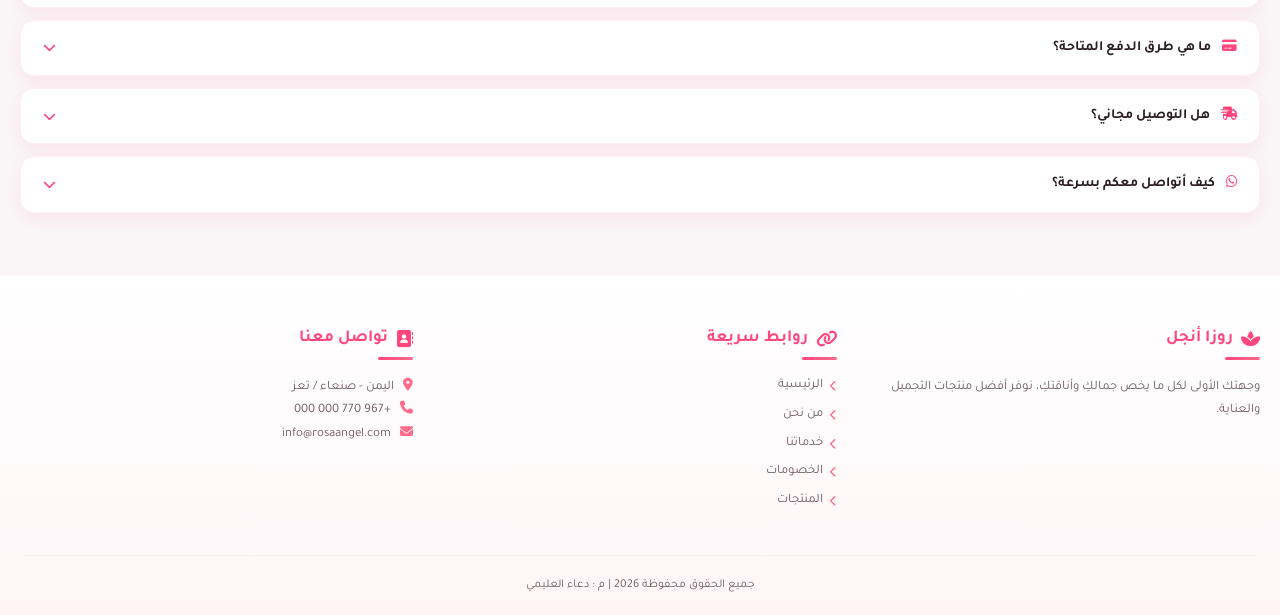
<file: contact.html>
﻿<!DOCTYPE html>
<html lang="ar" dir="rtl">
<head>
    <meta charset="UTF-8">
    <meta name="viewport" content="width=device-width, initial-scale=1.0">
    <title>تواصل معنا | روزا أنجل</title>
    <meta name="description" content="تواصلي مع فريق خدمة عملاء روزا أنجل - نحن هنا لمساعدتك في أي وقت">
    <link rel="stylesheet" href="style.css">
    <link rel="stylesheet" href="https://cdnjs.cloudflare.com/ajax/libs/font-awesome/6.5.0/css/all.min.css">
</head>
<body>

    <nav class="navbar">
        <div class="nav-container">
            <a href="index.html" class="logo">
                <div class="logo-icon"><i class="fa-solid fa-spa"></i></div>
                <div class="logo-text">روزا <span>أنجل</span></div>
            </a>
            <ul class="nav-links">
                <li><a href="index.html">الرئيسية</a></li>
                <li><a href="about.html">من نحن</a></li>
                <li><a href="services.html">خدماتنا</a></li>
                <li><a href="discounts.html">الخصومات</a></li>
                <li><a href="products.html">المنتجات</a></li>
                <li><a href="contact.html" class="active">تواصل معنا</a></li>
            </ul>
            <div class="nav-actions">
                <a href="cart.html" class="cart-btn">
                    <i class="fa-solid fa-cart-shopping"></i>
                    <span class="cart-count">0</span>
                </a>
                <button class="nav-toggle" aria-label="القائمة"><span></span><span></span><span></span></button>
            </div>
        </div>
    </nav>

    
    <div class="page-banner">
        <div class="page-banner-content">
            <div class="page-banner-icon"><i class="fa-solid fa-headset"></i></div>
            <h1>تواصل معنا</h1>
            <p>فريقنا دائماً هنا لمساعدتكِ والإجابة على كل استفساراتكِ</p>
            <div class="breadcrumb">
                <a href="index.html">الرئيسية</a>
                <i class="fa-solid fa-chevron-left"></i>
                <span>تواصل معنا</span>
            </div>
        </div>
    </div>

    
    <section class="page-section">
        <div class="contact-grid">

            
            <div>
                <div class="contact-info-card">
                    <h3><i class="fa-solid fa-address-card"></i> معلومات التواصل</h3>

                    <div class="contact-item">
                        <div class="contact-icon"><i class="fa-solid fa-location-dot"></i></div>
                        <div class="contact-item-text">
                            <div class="label">الموقع</div>
                            <div class="value">اليمن - صنعاء / تعز</div>
                        </div>
                    </div>

                    <div class="contact-item">
                        <div class="contact-icon"><i class="fa-solid fa-phone"></i></div>
                        <div class="contact-item-text">
                            <div class="label">رقم الهاتف</div>
                            <div class="value"><a href="tel:+967770000000">+967 770 000 000</a></div>
                        </div>
                    </div>

                    <div class="contact-item">
                        <div class="contact-icon"><i class="fa-brands fa-whatsapp"></i></div>
                        <div class="contact-item-text">
                            <div class="label">واتساب</div>
                            <div class="value"><a href="https://wa.me/967770000000" target="_blank">+967 770 000 000</a></div>
                        </div>
                    </div>

                    <div class="contact-item">
                        <div class="contact-icon"><i class="fa-solid fa-envelope"></i></div>
                        <div class="contact-item-text">
                            <div class="label">البريد الإلكتروني</div>
                            <div class="value"><a href="mailto:info@rosaangel.com">info@rosaangel.com</a></div>
                        </div>
                    </div>

                    <div class="contact-item">
                        <div class="contact-icon"><i class="fa-solid fa-clock"></i></div>
                        <div class="contact-item-text">
                            <div class="label">أوقات العمل</div>
                            <div class="value">السبت - الخميس: 9 صباحاً - 10 مساءً</div>
                        </div>
                    </div>

                    <h3 style="margin-top:22px; font-size:16px;"><i class="fa-solid fa-share-nodes"></i> تابعينا</h3>
                    <div class="social-links">
                        <a href="#" class="social-link whatsapp" target="_blank">
                            <i class="fa-brands fa-whatsapp"></i> واتساب
                        </a>
                        <a href="#" class="social-link instagram" target="_blank">
                            <i class="fa-brands fa-instagram"></i> إنستغرام
                        </a>
                        <a href="#" class="social-link telegram" target="_blank">
                            <i class="fa-brands fa-telegram"></i> تيليغرام
                        </a>
                    </div>
                </div>

                
                <div style="background:linear-gradient(135deg,#fff5f7,#ffe3ea);border-radius:var(--border-radius);padding:22px;margin-top:18px;border:1px solid var(--light-pink);">
                    <h4 style="font-size:15px;font-weight:700;color:var(--text-dark);margin-bottom:12px;display:flex;align-items:center;gap:8px;">
                        <i class="fa-solid fa-bolt" style="color:var(--accent-pink);"></i> سرعة الاستجابة
                    </h4>
                    <div style="display:flex;flex-direction:column;gap:10px;">
                        <div style="display:flex;justify-content:space-between;align-items:center;">
                            <span style="font-size:13px;color:var(--text-muted);display:flex;align-items:center;gap:6px;"><i class="fa-brands fa-whatsapp" style="color:#25d366;"></i> واتساب</span>
                            <span style="font-size:12px;font-weight:700;color:#25d366;background:rgba(37,211,102,0.1);padding:3px 10px;border-radius:12px;">خلال دقائق</span>
                        </div>
                        <div style="display:flex;justify-content:space-between;align-items:center;">
                            <span style="font-size:13px;color:var(--text-muted);display:flex;align-items:center;gap:6px;"><i class="fa-solid fa-envelope" style="color:var(--accent-pink);"></i> البريد</span>
                            <span style="font-size:12px;font-weight:700;color:var(--accent-pink);background:var(--light-pink);padding:3px 10px;border-radius:12px;">خلال ساعة</span>
                        </div>
                        <div style="display:flex;justify-content:space-between;align-items:center;">
                            <span style="font-size:13px;color:var(--text-muted);display:flex;align-items:center;gap:6px;"><i class="fa-solid fa-phone" style="color:#0088cc;"></i> الهاتف</span>
                            <span style="font-size:12px;font-weight:700;color:#0088cc;background:rgba(0,136,204,0.1);padding:3px 10px;border-radius:12px;">فوري</span>
                        </div>
                    </div>
                </div>
            </div>

            
            <div class="contact-form-card">
                <h3><i class="fa-solid fa-paper-plane"></i> أرسلي رسالتك</h3>
                <form class="contact-form" id="contactForm">
                    <div class="form-group">
                        <label style="font-size:13px;font-weight:700;color:var(--text-dark);display:block;margin-bottom:7px;">
                            <i class="fa-solid fa-user" style="color:var(--primary-pink);margin-left:5px;"></i> الاسم الكريم
                        </label>
                        <input type="text" class="form-input" placeholder="اسمك الكريم" required style="direction:rtl;text-align:right;">
                    </div>
                    <div class="form-group">
                        <label style="font-size:13px;font-weight:700;color:var(--text-dark);display:block;margin-bottom:7px;">
                            <i class="fa-solid fa-phone" style="color:var(--primary-pink);margin-left:5px;"></i> رقم الهاتف
                        </label>
                        <input type="tel" class="form-input" placeholder="+967 7XX XXX XXX" style="direction:ltr;text-align:left;">
                    </div>
                    <div class="form-group">
                        <label style="font-size:13px;font-weight:700;color:var(--text-dark);display:block;margin-bottom:7px;">
                            <i class="fa-solid fa-envelope" style="color:var(--primary-pink);margin-left:5px;"></i> البريد الإلكتروني
                        </label>
                        <input type="email" class="form-input" placeholder="example@email.com" style="direction:ltr;text-align:left;">
                    </div>
                    <div class="form-group">
                        <label style="font-size:13px;font-weight:700;color:var(--text-dark);display:block;margin-bottom:7px;">
                            <i class="fa-solid fa-tag" style="color:var(--primary-pink);margin-left:5px;"></i> موضوع الرسالة
                        </label>
                        <select class="form-input" style="direction:rtl; cursor:pointer;">
                            <option value="">اختاري الموضوع</option>
                            <option>استفسار عن منتج</option>
                            <option>متابعة طلب</option>
                            <option>شكوى أو اقتراح</option>
                            <option>طلب استرداد</option>
                            <option>أخرى</option>
                        </select>
                    </div>
                    <div class="form-group">
                        <label style="font-size:13px;font-weight:700;color:var(--text-dark);display:block;margin-bottom:7px;">
                            <i class="fa-solid fa-message" style="color:var(--primary-pink);margin-left:5px;"></i> الرسالة
                        </label>
                        <textarea class="form-textarea" placeholder="اكتبي رسالتك هنا..." required style="width:100%;padding:12px 16px;border:1.5px solid #f0e0e5;border-radius:10px;font-size:14px;color:var(--text-dark);background:#fdf8fa;transition:var(--transition);font-family:'Tajawal',sans-serif;direction:rtl;min-height:130px;resize:vertical;"></textarea>
                    </div>
                    <button type="submit" class="btn-send">
                        <i class="fa-solid fa-paper-plane"></i> إرسال الرسالة
                    </button>
                    <div style="display:flex;align-items:center;justify-content:center;gap:6px;font-size:12px;color:var(--text-muted);margin-top:12px;">
                        <i class="fa-solid fa-shield-halved" style="color:#2ecc71;"></i> رسالتك محمية وسرية تماماً
                    </div>
                </form>
            </div>

        </div>
    </section>

    
    <section class="page-section faq-section">
        <div class="section-header">
            <span class="section-tag"><i class="fa-solid fa-circle-question"></i> مساعدة</span>
            <h2 class="section-title">الأسئلة الشائعة</h2>
            <p class="section-subtitle">إجابات على أكثر الأسئلة شيوعاً</p>
        </div>

        <div class="faq-item">
            <div class="faq-question">
                <span><i class="fa-solid fa-truck-fast" style="color:var(--accent-pink);margin-left:8px;"></i> ما هي مدة التوصيل؟</span>
                <i class="fa-solid fa-chevron-down"></i>
            </div>
            <div class="faq-answer">
                يتراوح وقت التوصيل بين 2-5 أيام عمل حسب المحافظة. صنعاء وتعز خلال 1-2 يوم، والمحافظات الأخرى من 3-5 أيام.
            </div>
        </div>

        <div class="faq-item">
            <div class="faq-question">
                <span><i class="fa-solid fa-rotate-left" style="color:var(--accent-pink);margin-left:8px;"></i> هل يمكن إرجاع المنتج؟</span>
                <i class="fa-solid fa-chevron-down"></i>
            </div>
            <div class="faq-answer">
                نعم، نقبل الإرجاع خلال 7 أيام من استلام الطلب شريطة أن يكون المنتج بحالته الأصلية ولم يُستخدم.
            </div>
        </div>

        <div class="faq-item">
            <div class="faq-question">
                <span><i class="fa-solid fa-certificate" style="color:var(--accent-pink);margin-left:8px;"></i> هل منتجاتكم أصلية؟</span>
                <i class="fa-solid fa-chevron-down"></i>
            </div>
            <div class="faq-answer">
                نعم بالتأكيد! جميع منتجاتنا أصلية 100% ونحصل عليها من موردين معتمدين. نضمن جودة كل منتج تصلكِ.
            </div>
        </div>

        <div class="faq-item">
            <div class="faq-question">
                <span><i class="fa-solid fa-credit-card" style="color:var(--accent-pink);margin-left:8px;"></i> ما هي طرق الدفع المتاحة؟</span>
                <i class="fa-solid fa-chevron-down"></i>
            </div>
            <div class="faq-answer">
                نقبل الدفع ببطاقة فيزا وماستركارد، والدفع عند الاستلام في بعض المناطق.
            </div>
        </div>

        <div class="faq-item">
            <div class="faq-question">
                <span><i class="fa-solid fa-truck-fast" style="color:var(--accent-pink);margin-left:8px;"></i> هل التوصيل مجاني؟</span>
                <i class="fa-solid fa-chevron-down"></i>
            </div>
            <div class="faq-answer">
                التوصيل مجاني للطلبات التي تتجاوز 50,000 ر.ي. الطلبات الأقل تخضع لرسوم توصيل تحدد حسب المنطقة.
            </div>
        </div>

        <div class="faq-item">
            <div class="faq-question">
                <span><i class="fa-brands fa-whatsapp" style="color:var(--accent-pink);margin-left:8px;"></i> كيف أتواصل معكم بسرعة؟</span>
                <i class="fa-solid fa-chevron-down"></i>
            </div>
            <div class="faq-answer">
                أسرع طريقة للتواصل هي عبر واتساب على الرقم +967 770 000 000 وسيتم الرد خلال دقائق.
            </div>
        </div>

    </section>

    
    <footer class="site-footer">
        <div class="footer-container">
            <div class="footer-col">
                <h3><i class="fa-solid fa-spa"></i> روزا أنجل</h3>
                <p>وجهتك الأولى لكل ما يخص جمالكِ وأناقتكِ، نوفر أفضل منتجات التجميل والعناية.</p>
            </div>
            <div class="footer-col">
                <h3><i class="fa-solid fa-link"></i> روابط سريعة</h3>
                <ul class="footer-links">
                    <li><a href="index.html"><i class="fa-solid fa-chevron-left"></i> الرئيسية</a></li>
                    <li><a href="about.html"><i class="fa-solid fa-chevron-left"></i> من نحن</a></li>
                    <li><a href="services.html"><i class="fa-solid fa-chevron-left"></i> خدماتنا</a></li>
                    <li><a href="discounts.html"><i class="fa-solid fa-chevron-left"></i> الخصومات</a></li>
                    <li><a href="products.html"><i class="fa-solid fa-chevron-left"></i> المنتجات</a></li>
                </ul>
            </div>
            <div class="footer-col">
                <h3><i class="fa-solid fa-address-book"></i> تواصل معنا</h3>
                <p><i class="fa-solid fa-location-dot"></i> اليمن - صنعاء / تعز</p>
                <p><i class="fa-solid fa-phone"></i> +967 770 000 000</p>
                <p><i class="fa-solid fa-envelope"></i> info@rosaangel.com</p>
            </div>
        </div>
        <div class="footer-bottom">
            <p>جميع الحقوق محفوظة 2026 | م : دعاء العليمي</p>
        </div>
    </footer>

    <script src="script.js"></script>
</body>
</html>
</file>
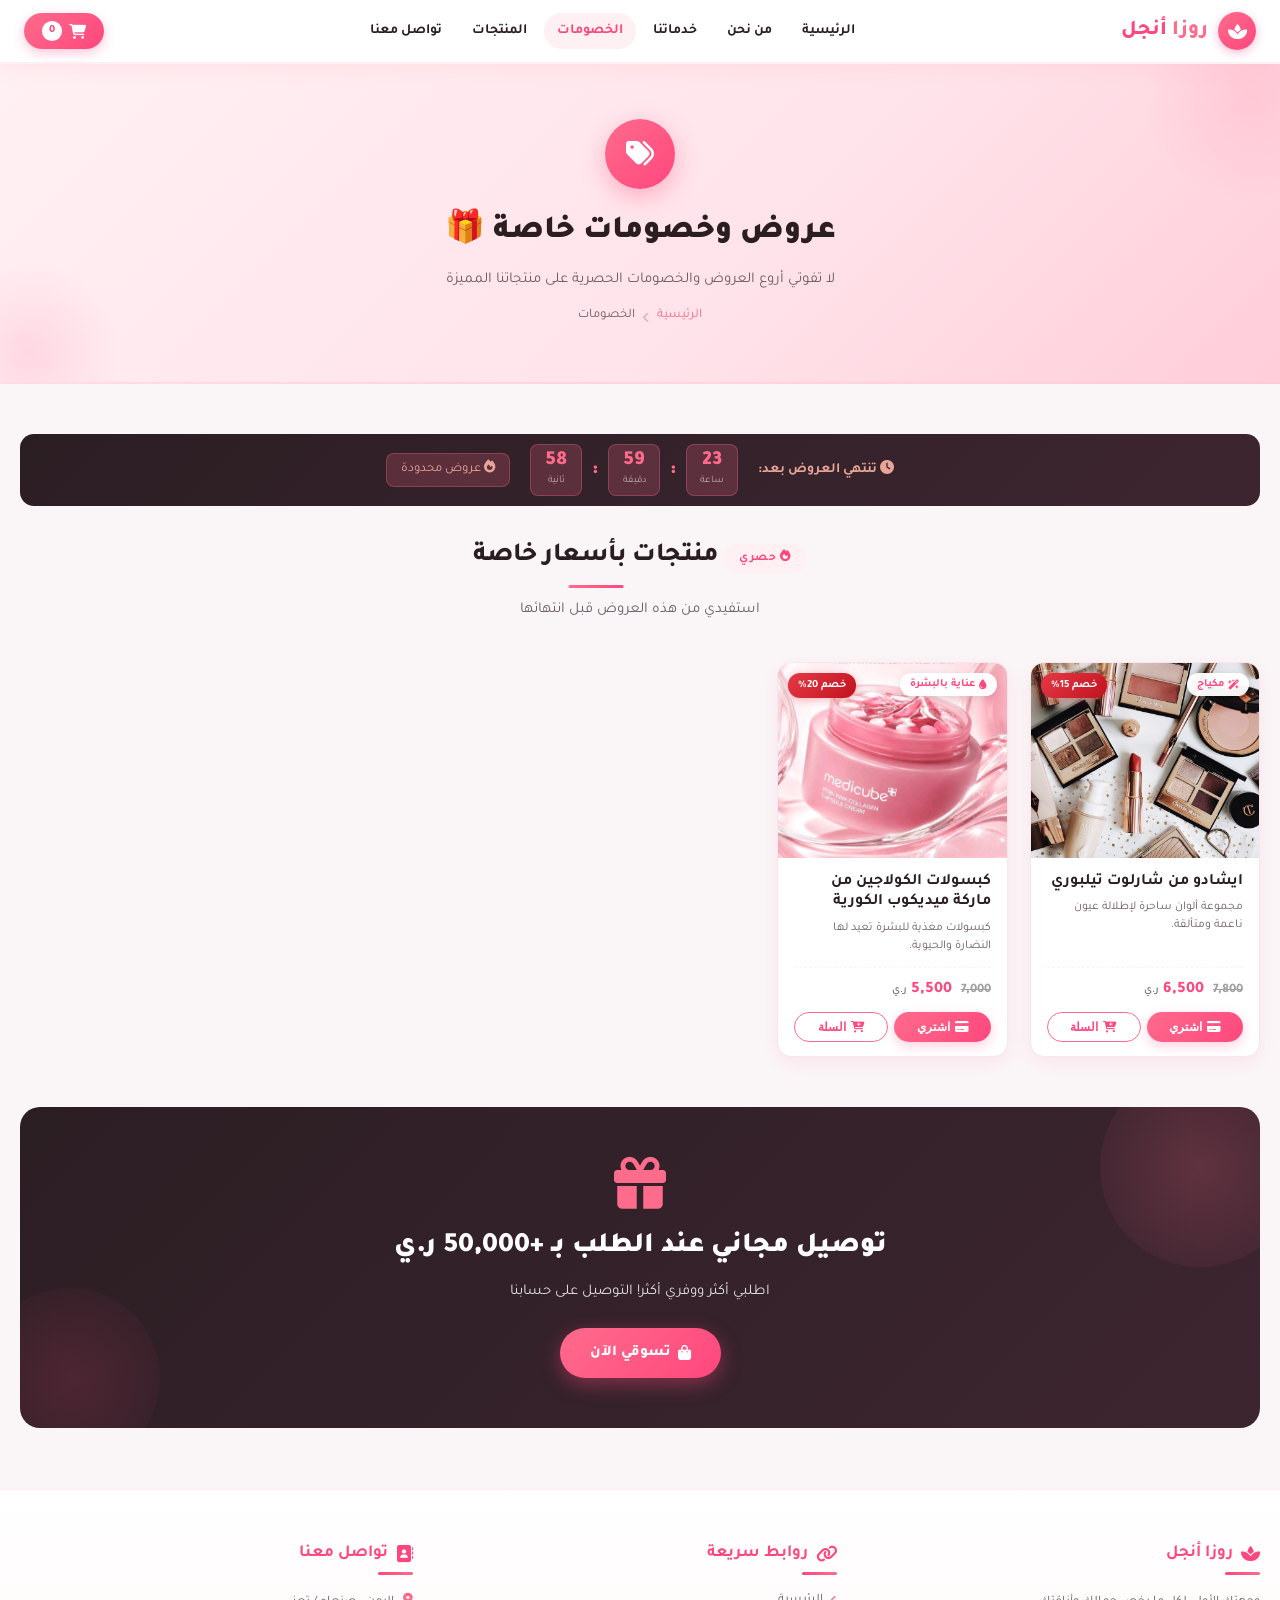
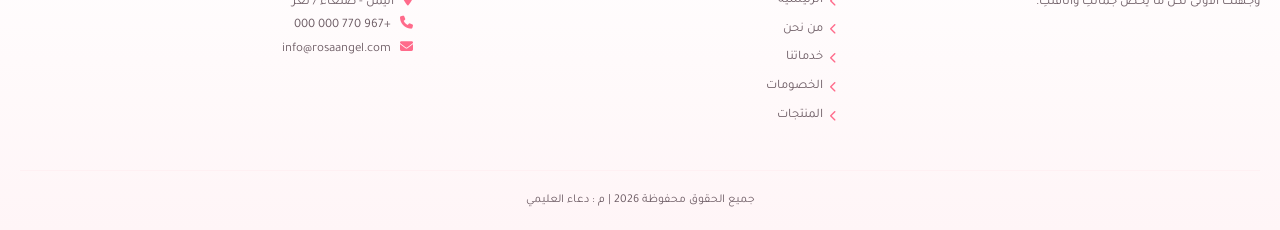
<file: discounts.html>
﻿<!DOCTYPE html>
<html lang="ar" dir="rtl">
<head>
    <meta charset="UTF-8">
    <meta name="viewport" content="width=device-width, initial-scale=1.0">
    <title>الخصومات والعروض | روزا أنجل</title>
    <meta name="description" content="عروض وخصومات حصرية على أفضل منتجات التجميل في متجر روزا أنجل">
    <link rel="stylesheet" href="style.css">
    <link rel="stylesheet" href="https://cdnjs.cloudflare.com/ajax/libs/font-awesome/6.5.0/css/all.min.css">
</head>
<body>

    <nav class="navbar">
        <div class="nav-container">
            <a href="index.html" class="logo">
                <div class="logo-icon"><i class="fa-solid fa-spa"></i></div>
                <div class="logo-text">روزا <span>أنجل</span></div>
            </a>
            <ul class="nav-links">
                <li><a href="index.html">الرئيسية</a></li>
                <li><a href="about.html">من نحن</a></li>
                <li><a href="services.html">خدماتنا</a></li>
                <li><a href="discounts.html" class="active">الخصومات</a></li>
                <li><a href="products.html">المنتجات</a></li>
                <li><a href="contact.html">تواصل معنا</a></li>
            </ul>
            <div class="nav-actions">
                <a href="cart.html" class="cart-btn">
                    <i class="fa-solid fa-cart-shopping"></i>
                    <span class="cart-count">0</span>
                </a>
                <button class="nav-toggle" aria-label="القائمة"><span></span><span></span><span></span></button>
            </div>
        </div>
    </nav>

    
    <div class="page-banner">
        <div class="page-banner-content">
            <div class="page-banner-icon"><i class="fa-solid fa-tags"></i></div>
            <h1>عروض وخصومات خاصة 🎁</h1>
            <p>لا تفوتي أروع العروض والخصومات الحصرية على منتجاتنا المميزة</p>
            <div class="breadcrumb">
                <a href="index.html">الرئيسية</a>
                <i class="fa-solid fa-chevron-left"></i>
                <span>الخصومات</span>
            </div>
        </div>
    </div>

    
    <section class="page-section" style="padding-top:0;">
        <div class="discount-timer" id="countdownTimer">
            <div class="timer-label"><i class="fa-solid fa-clock"></i> تنتهي العروض بعد:</div>
            <div class="timer-blocks">
                <div class="timer-block"><span class="num" id="timer-h">00</span><span class="lbl">ساعة</span></div>
                <span class="timer-sep">:</span>
                <div class="timer-block"><span class="num" id="timer-m">00</span><span class="lbl">دقيقة</span></div>
                <span class="timer-sep">:</span>
                <div class="timer-block"><span class="num" id="timer-s">00</span><span class="lbl">ثانية</span></div>
            </div>
            <div style="background:rgba(255,107,139,0.2);border:1px solid rgba(255,107,139,0.3);border-radius:8px;padding:6px 14px;font-size:13px;color:var(--rose-gold);">
                <i class="fa-solid fa-fire"></i> عروض محدودة
            </div>
        </div>

        <div class="section-header" style="margin-top:30px;">
            <span class="section-tag"><i class="fa-solid fa-fire"></i> حصري</span>
            <h2 class="section-title">منتجات بأسعار خاصة</h2>
            <p class="section-subtitle">استفيدي من هذه العروض قبل انتهائها</p>
        </div>

        <div class="products-grid" id="discountsGrid">
            
        </div>
    </section>

    
    <section class="page-section">
        <div style="background: linear-gradient(135deg, #2b1e23 0%, #3d2530 100%); border-radius: 20px; padding: 50px 40px; text-align: center; color: white; position: relative; overflow: hidden;">
            <div style="position:absolute;top:-40px;right:-40px;width:200px;height:200px;background:radial-gradient(circle,rgba(255,107,139,0.2),transparent);border-radius:50%;"></div>
            <div style="position:absolute;bottom:-40px;left:-40px;width:180px;height:180px;background:radial-gradient(circle,rgba(255,71,126,0.15),transparent);border-radius:50%;"></div>
            <i class="fa-solid fa-gift" style="font-size:52px;color:var(--primary-pink);margin-bottom:16px;display:block;position:relative;z-index:1;"></i>
            <h2 style="font-size:28px;font-weight:900;margin-bottom:10px;position:relative;z-index:1;">توصيل مجاني عند الطلب بـ +50,000 ر.ي</h2>
            <p style="font-size:15px;opacity:0.85;margin-bottom:24px;position:relative;z-index:1;">اطلبي أكثر ووفري أكثر! التوصيل على حسابنا</p>
            <a href="products.html" style="display:inline-flex;align-items:center;gap:8px;background:linear-gradient(135deg,var(--primary-pink),var(--accent-pink));color:white;text-decoration:none;padding:13px 30px;border-radius:28px;font-weight:800;font-size:15px;box-shadow:0 6px 20px rgba(255,71,126,0.4);position:relative;z-index:1;">
                <i class="fa-solid fa-bag-shopping"></i> تسوقي الآن
            </a>
        </div>
    </section>

    
    <footer class="site-footer">
        <div class="footer-container">
            <div class="footer-col">
                <h3><i class="fa-solid fa-spa"></i> روزا أنجل</h3>
                <p>وجهتك الأولى لكل ما يخص جمالكِ وأناقتكِ.</p>
            </div>
            <div class="footer-col">
                <h3><i class="fa-solid fa-link"></i> روابط سريعة</h3>
                <ul class="footer-links">
                    <li><a href="index.html"><i class="fa-solid fa-chevron-left"></i> الرئيسية</a></li>
                    <li><a href="about.html"><i class="fa-solid fa-chevron-left"></i> من نحن</a></li>
                    <li><a href="services.html"><i class="fa-solid fa-chevron-left"></i> خدماتنا</a></li>
                    <li><a href="discounts.html"><i class="fa-solid fa-chevron-left"></i> الخصومات</a></li>
                    <li><a href="products.html"><i class="fa-solid fa-chevron-left"></i> المنتجات</a></li>
                </ul>
            </div>
            <div class="footer-col">
                <h3><i class="fa-solid fa-address-book"></i> تواصل معنا</h3>
                <p><i class="fa-solid fa-location-dot"></i> اليمن - صنعاء / تعز</p>
                <p><i class="fa-solid fa-phone"></i> +967 770 000 000</p>
                <p><i class="fa-solid fa-envelope"></i> info@rosaangel.com</p>
            </div>
        </div>
        <div class="footer-bottom">
            <p>جميع الحقوق محفوظة 2026 | م : دعاء العليمي</p>
        </div>
    </footer>

    
    <div class="payment-modal" id="paymentModal">
        <div class="payment-card">
            <div class="payment-header">
                <i class="fa-solid fa-lock"></i>
                <div><h3>الدفع الآمن بالبطاقة</h3><p>بياناتك محمية ومشفرة</p></div>
                <button class="payment-close" onclick="closePayment()"><i class="fa-solid fa-xmark"></i></button>
            </div>
            <div class="payment-body">
                <div class="payment-form-content">
                    <div class="payment-product-info">
                        <span class="payment-product-name" id="pay-product-name">المنتج</span>
                        <span class="payment-product-price" id="pay-product-price">0 ر.ي</span>
                    </div>
                    <div class="card-visual">
                        <div class="card-chip"></div>
                        <div class="card-number-display" id="card-number-display">•••• •••• •••• ••••</div>
                        <div class="card-info-row">
                            <div><div class="lbl">صاحبة البطاقة</div><div class="val" id="card-name-display">اسم صاحب البطاقة</div></div>
                            <div><div class="lbl">تاريخ الانتهاء</div><div class="val" id="card-expiry-display">MM/YY</div></div>
                            <div class="card-brand"><i class="fa-brands fa-cc-visa"></i></div>
                        </div>
                    </div>
                    <form id="paymentForm" autocomplete="off">
                        <div class="form-group">
                            <label><i class="fa-solid fa-user"></i> اسم صاحبة البطاقة</label>
                            <input type="text" id="inp-card-name" class="form-input" placeholder="الاسم كما على البطاقة" required>
                        </div>
                        <div class="form-group">
                            <label><i class="fa-solid fa-credit-card"></i> رقم البطاقة</label>
                            <input type="text" id="inp-card-number" class="form-input" placeholder="0000 0000 0000 0000" maxlength="19" required>
                        </div>
                        <div class="form-row">
                            <div class="form-group">
                                <label><i class="fa-solid fa-calendar"></i> تاريخ الانتهاء</label>
                                <input type="text" id="inp-card-expiry" class="form-input" placeholder="MM/YY" maxlength="5" required>
                            </div>
                            <div class="form-group">
                                <label><i class="fa-solid fa-shield"></i> CVV</label>
                                <input type="password" class="form-input" placeholder="•••" maxlength="4" required>
                            </div>
                        </div>
                        <button type="submit" class="btn-pay"><i class="fa-solid fa-lock"></i> إتمام الدفع الآن</button>
                        <div class="secure-note"><i class="fa-solid fa-shield-halved"></i> دفع آمن ومشفر بتقنية SSL</div>
                    </form>
                </div>
                <div class="order-success" style="display:none;">
                    <div class="order-success-icon"><i class="fa-solid fa-check"></i></div>
                    <h3>تم الطلب بنجاح! 🎉</h3>
                    <p>شكراً لكِ! سيتم التواصل معكِ قريباً 🌸</p>
                    <br>
                    <button onclick="closePayment()" class="hero-btn" style="border:none;cursor:pointer;font-family:inherit;font-size:14px;"><i class="fa-solid fa-bag-shopping"></i> متابعة التسوق</button>
                </div>
            </div>
        </div>
    </div>

    <script src="script.js"></script>
</body>
</html>
</file>
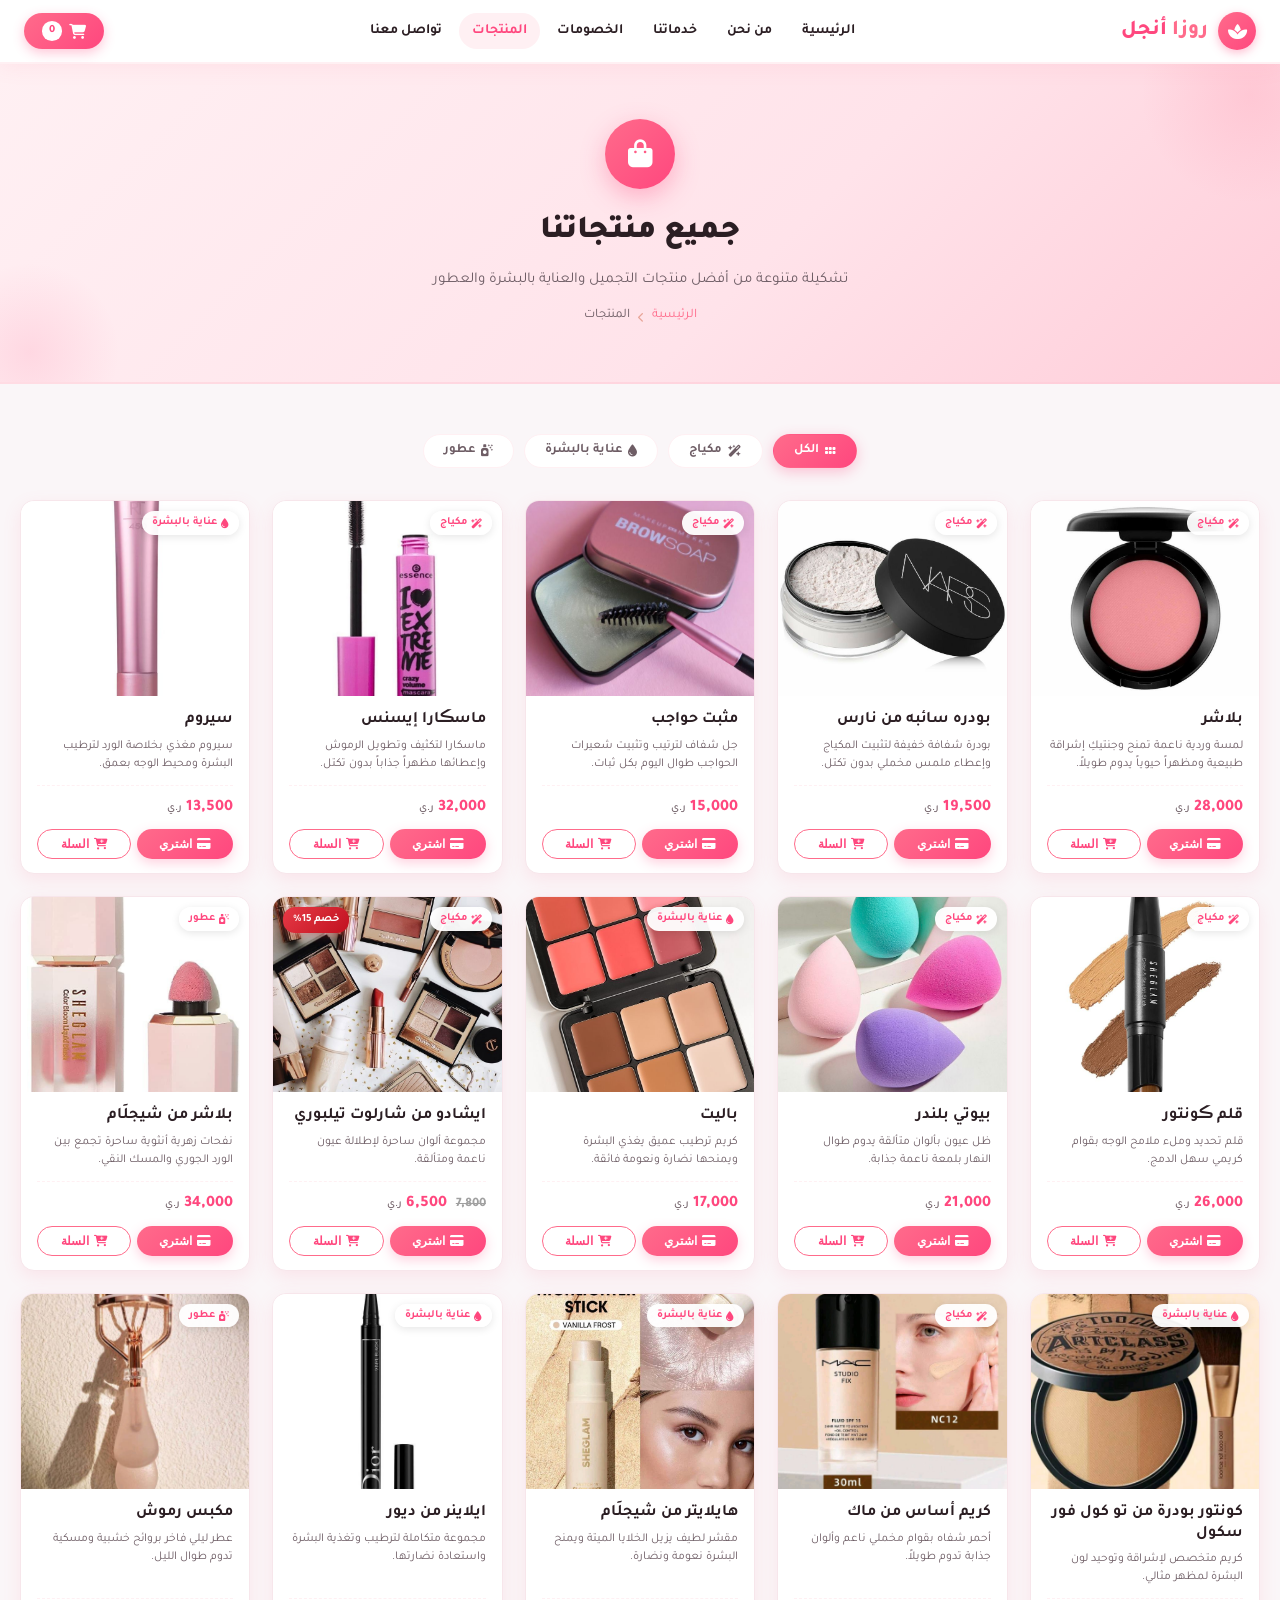
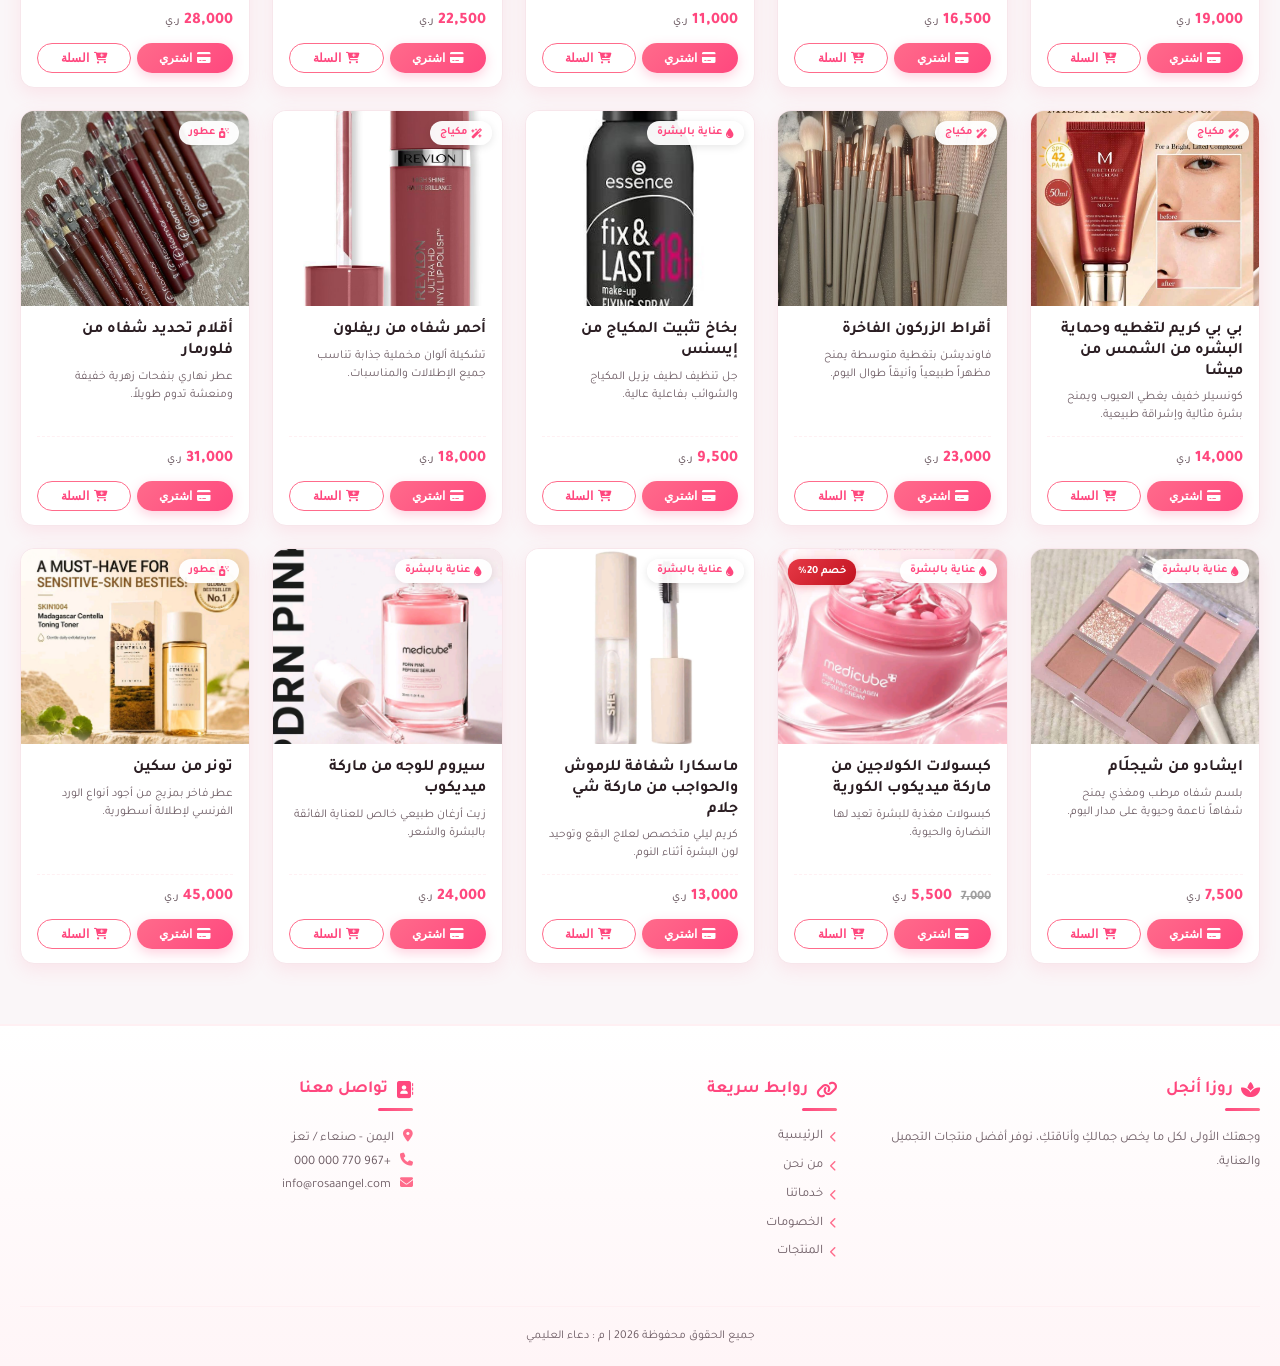
<file: products.html>
﻿<!DOCTYPE html>
<html lang="ar" dir="rtl">
<head>
    <meta charset="UTF-8">
    <meta name="viewport" content="width=device-width, initial-scale=1.0">
    <title>جميع المنتجات | روزا أنجل</title>
    <meta name="description" content="تصفحي جميع منتجات روزا أنجل من مكياج، عناية بالبشرة وعطور فاخرة">
    <link rel="stylesheet" href="style.css">
    <link rel="stylesheet" href="https://cdnjs.cloudflare.com/ajax/libs/font-awesome/6.5.0/css/all.min.css">
</head>
<body>

    <nav class="navbar">
        <div class="nav-container">
            <a href="index.html" class="logo">
                <div class="logo-icon"><i class="fa-solid fa-spa"></i></div>
                <div class="logo-text">روزا <span>أنجل</span></div>
            </a>
            <ul class="nav-links">
                <li><a href="index.html">الرئيسية</a></li>
                <li><a href="about.html">من نحن</a></li>
                <li><a href="services.html">خدماتنا</a></li>
                <li><a href="discounts.html">الخصومات</a></li>
                <li><a href="products.html" class="active">المنتجات</a></li>
                <li><a href="contact.html">تواصل معنا</a></li>
            </ul>
            <div class="nav-actions">
                <a href="cart.html" class="cart-btn">
                    <i class="fa-solid fa-cart-shopping"></i>
                    <span class="cart-count">0</span>
                </a>
                <button class="nav-toggle" aria-label="القائمة"><span></span><span></span><span></span></button>
            </div>
        </div>
    </nav>

    
    <div class="page-banner">
        <div class="page-banner-content">
            <div class="page-banner-icon"><i class="fa-solid fa-bag-shopping"></i></div>
            <h1>جميع منتجاتنا</h1>
            <p>تشكيلة متنوعة من أفضل منتجات التجميل والعناية بالبشرة والعطور</p>
            <div class="breadcrumb">
                <a href="index.html">الرئيسية</a>
                <i class="fa-solid fa-chevron-left"></i>
                <span>المنتجات</span>
            </div>
        </div>
    </div>

    
    <section class="page-section">
        <div class="filter-bar">
            <button class="filter-btn active" data-filter="الكل" onclick="renderProducts('الكل')">
                <i class="fa-solid fa-grip"></i> الكل
            </button>
            <button class="filter-btn" data-filter="مكياج" onclick="renderProducts('مكياج')">
                <i class="fa-solid fa-wand-magic-sparkles"></i> مكياج
            </button>
            <button class="filter-btn" data-filter="عناية بالبشرة" onclick="renderProducts('عناية بالبشرة')">
                <i class="fa-solid fa-droplet"></i> عناية بالبشرة
            </button>
            <button class="filter-btn" data-filter="عطور" onclick="renderProducts('عطور')">
                <i class="fa-solid fa-spray-can-sparkles"></i> عطور
            </button>
        </div>

        <div class="products-grid" id="productsGrid">
            
        </div>
    </section>

    
    <footer class="site-footer">
        <div class="footer-container">
            <div class="footer-col">
                <h3><i class="fa-solid fa-spa"></i> روزا أنجل</h3>
                <p>وجهتك الأولى لكل ما يخص جمالكِ وأناقتكِ، نوفر أفضل منتجات التجميل والعناية.</p>
            </div>
            <div class="footer-col">
                <h3><i class="fa-solid fa-link"></i> روابط سريعة</h3>
                <ul class="footer-links">
                    <li><a href="index.html"><i class="fa-solid fa-chevron-left"></i> الرئيسية</a></li>
                    <li><a href="about.html"><i class="fa-solid fa-chevron-left"></i> من نحن</a></li>
                    <li><a href="services.html"><i class="fa-solid fa-chevron-left"></i> خدماتنا</a></li>
                    <li><a href="discounts.html"><i class="fa-solid fa-chevron-left"></i> الخصومات</a></li>
                    <li><a href="products.html"><i class="fa-solid fa-chevron-left"></i> المنتجات</a></li>
                </ul>
            </div>
            <div class="footer-col">
                <h3><i class="fa-solid fa-address-book"></i> تواصل معنا</h3>
                <p><i class="fa-solid fa-location-dot"></i> اليمن - صنعاء / تعز</p>
                <p><i class="fa-solid fa-phone"></i> +967 770 000 000</p>
                <p><i class="fa-solid fa-envelope"></i> info@rosaangel.com</p>
            </div>
        </div>
        <div class="footer-bottom">
            <p>جميع الحقوق محفوظة 2026 | م : دعاء العليمي</p>
        </div>
    </footer>

    
    <div class="payment-modal" id="paymentModal">
        <div class="payment-card">
            <div class="payment-header">
                <i class="fa-solid fa-lock"></i>
                <div><h3>الدفع الآمن بالبطاقة</h3><p>بياناتك محمية ومشفرة</p></div>
                <button class="payment-close" onclick="closePayment()"><i class="fa-solid fa-xmark"></i></button>
            </div>
            <div class="payment-body">
                <div class="payment-form-content">
                    <div class="payment-product-info">
                        <span class="payment-product-name" id="pay-product-name">المنتج</span>
                        <span class="payment-product-price" id="pay-product-price">0 ر.ي</span>
                    </div>
                    <div class="card-visual">
                        <div class="card-chip"></div>
                        <div class="card-number-display" id="card-number-display">•••• •••• •••• ••••</div>
                        <div class="card-info-row">
                            <div><div class="lbl">صاحبة البطاقة</div><div class="val" id="card-name-display">اسم صاحب البطاقة</div></div>
                            <div><div class="lbl">تاريخ الانتهاء</div><div class="val" id="card-expiry-display">MM/YY</div></div>
                            <div class="card-brand"><i class="fa-brands fa-cc-visa"></i></div>
                        </div>
                    </div>
                    <form id="paymentForm" autocomplete="off">
                        <div class="form-group">
                            <label><i class="fa-solid fa-user"></i> اسم صاحبة البطاقة</label>
                            <input type="text" id="inp-card-name" class="form-input" placeholder="الاسم كما على البطاقة" required>
                        </div>
                        <div class="form-group">
                            <label><i class="fa-solid fa-credit-card"></i> رقم البطاقة</label>
                            <input type="text" id="inp-card-number" class="form-input" placeholder="0000 0000 0000 0000" maxlength="19" required>
                        </div>
                        <div class="form-row">
                            <div class="form-group">
                                <label><i class="fa-solid fa-calendar"></i> تاريخ الانتهاء</label>
                                <input type="text" id="inp-card-expiry" class="form-input" placeholder="MM/YY" maxlength="5" required>
                            </div>
                            <div class="form-group">
                                <label><i class="fa-solid fa-shield"></i> CVV</label>
                                <input type="password" class="form-input" placeholder="•••" maxlength="4" required>
                            </div>
                        </div>
                        <button type="submit" class="btn-pay"><i class="fa-solid fa-lock"></i> إتمام الدفع الآن</button>
                        <div class="secure-note"><i class="fa-solid fa-shield-halved"></i> دفع آمن ومشفر بتقنية SSL</div>
                    </form>
                </div>
                <div class="order-success" style="display:none;">
                    <div class="order-success-icon"><i class="fa-solid fa-check"></i></div>
                    <h3>تم الطلب بنجاح! 🎉</h3>
                    <p>شكراً لكِ! سيتم التواصل معكِ قريباً 🌸</p>
                    <br>
                    <button onclick="closePayment()" class="hero-btn" style="border:none;cursor:pointer;font-family:inherit;font-size:14px;"><i class="fa-solid fa-bag-shopping"></i> متابعة التسوق</button>
                </div>
            </div>
        </div>
    </div>

    <script src="script.js"></script>
</body>
</html>
</file>
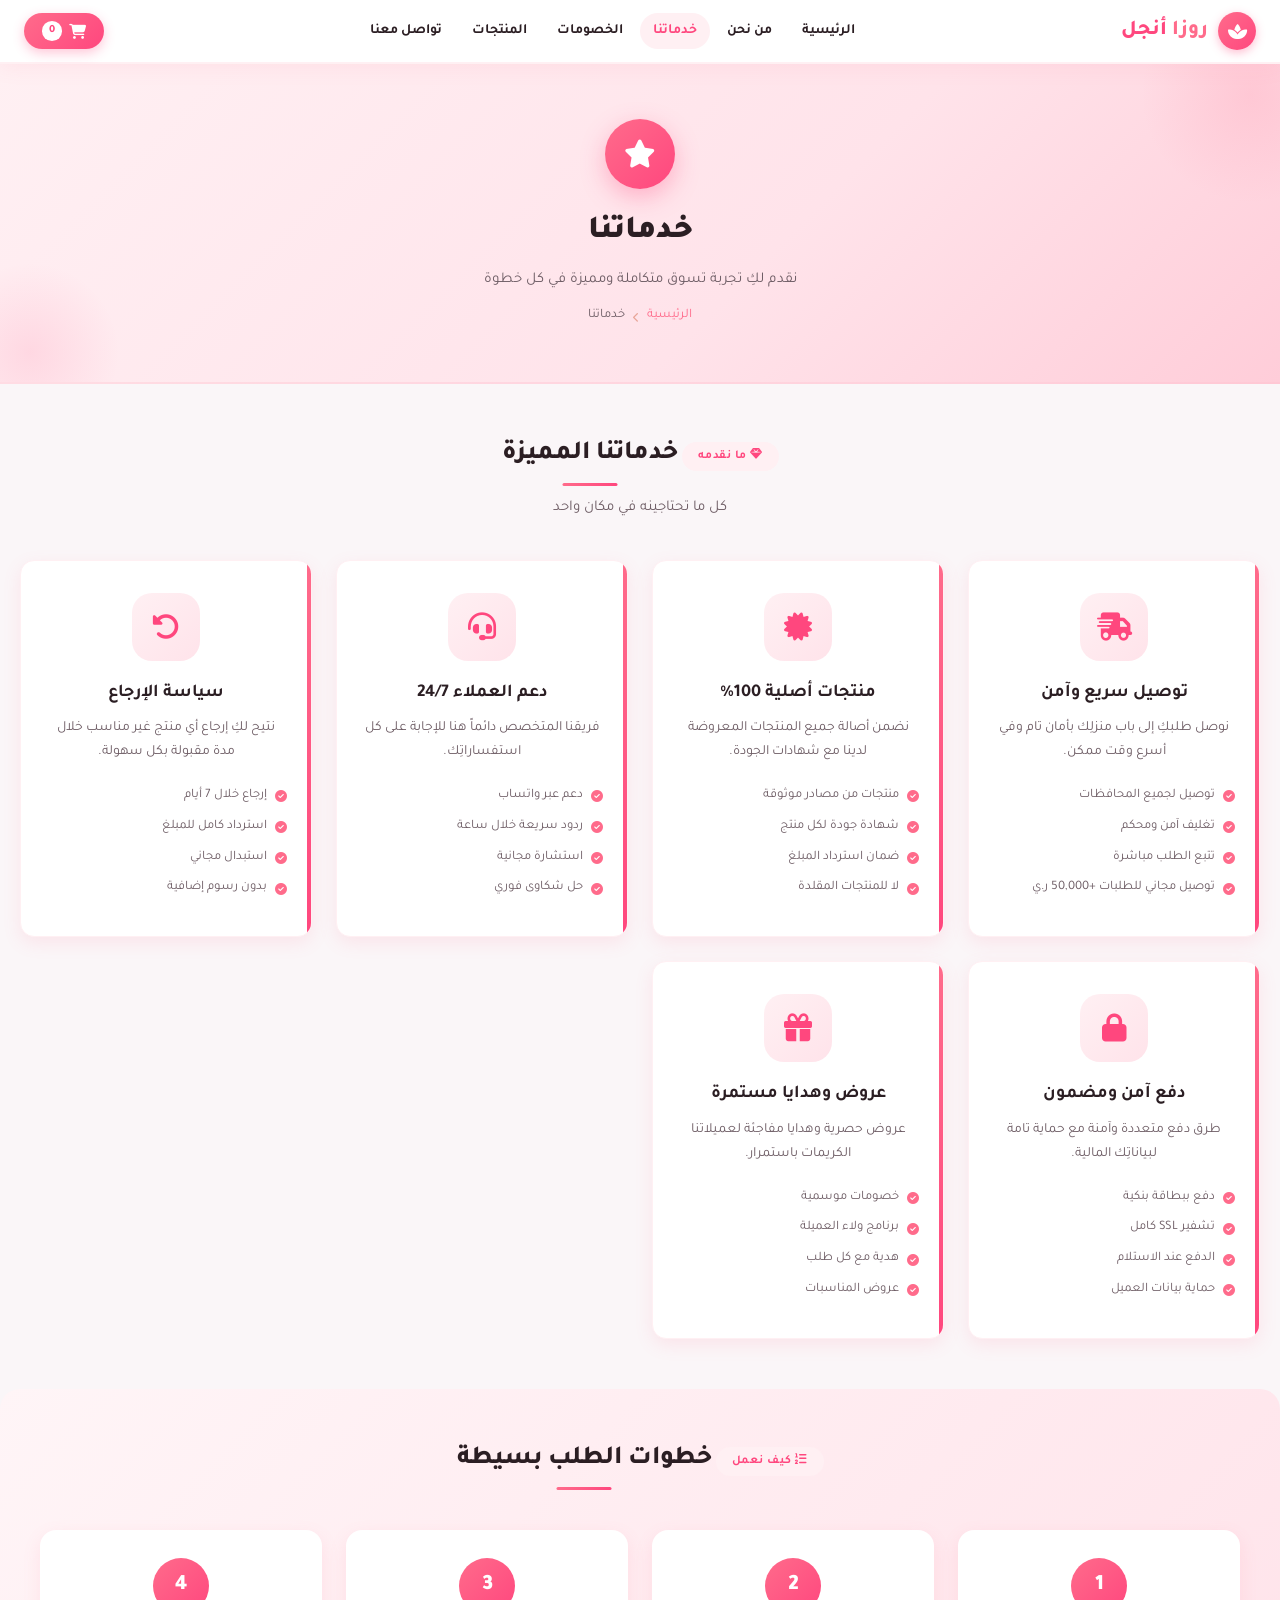
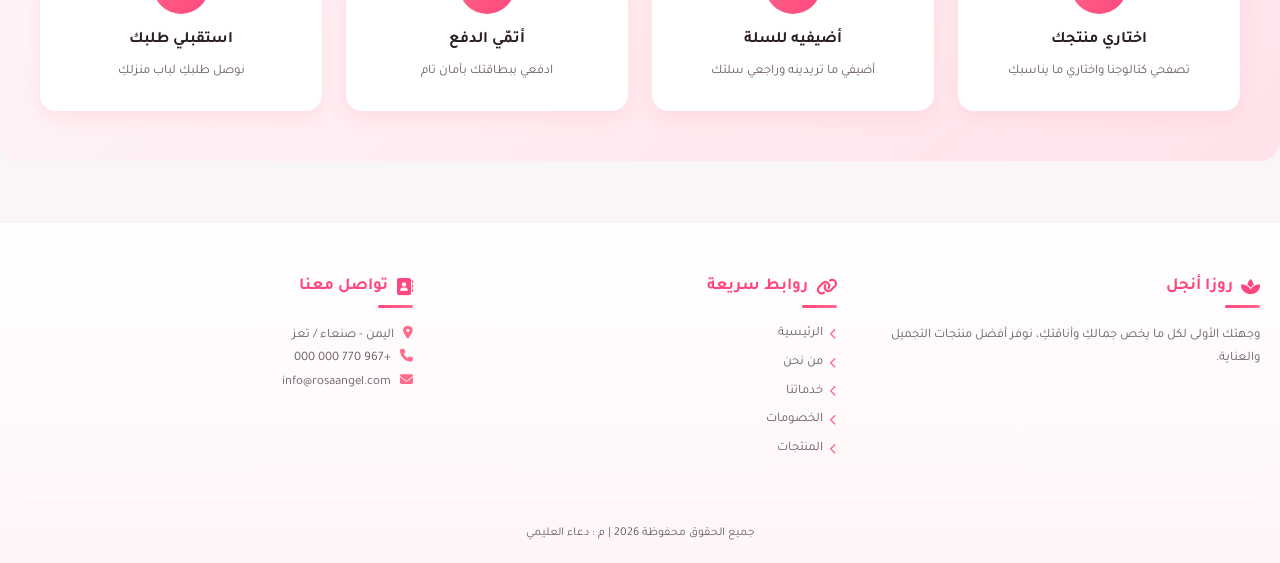
<file: services.html>
﻿<!DOCTYPE html>
<html lang="ar" dir="rtl">
<head>
    <meta charset="UTF-8">
    <meta name="viewport" content="width=device-width, initial-scale=1.0">
    <title>خدماتنا | روزا أنجل</title>
    <meta name="description" content="اكتشفي خدمات متجر روزا أنجل المميزة: توصيل سريع، منتجات أصلية، دعم متواصل وأكثر">
    <link rel="stylesheet" href="style.css">
    <link rel="stylesheet" href="https://cdnjs.cloudflare.com/ajax/libs/font-awesome/6.5.0/css/all.min.css">
</head>
<body>

    <nav class="navbar">
        <div class="nav-container">
            <a href="index.html" class="logo">
                <div class="logo-icon"><i class="fa-solid fa-spa"></i></div>
                <div class="logo-text">روزا <span>أنجل</span></div>
            </a>
            <ul class="nav-links">
                <li><a href="index.html">الرئيسية</a></li>
                <li><a href="about.html">من نحن</a></li>
                <li><a href="services.html" class="active">خدماتنا</a></li>
                <li><a href="discounts.html">الخصومات</a></li>
                <li><a href="products.html">المنتجات</a></li>
                <li><a href="contact.html">تواصل معنا</a></li>
            </ul>
            <div class="nav-actions">
                <a href="cart.html" class="cart-btn">
                    <i class="fa-solid fa-cart-shopping"></i>
                    <span class="cart-count">0</span>
                </a>
                <button class="nav-toggle" aria-label="القائمة"><span></span><span></span><span></span></button>
            </div>
        </div>
    </nav>

    
    <div class="page-banner">
        <div class="page-banner-content">
            <div class="page-banner-icon"><i class="fa-solid fa-star"></i></div>
            <h1>خدماتنا</h1>
            <p>نقدم لكِ تجربة تسوق متكاملة ومميزة في كل خطوة</p>
            <div class="breadcrumb">
                <a href="index.html">الرئيسية</a>
                <i class="fa-solid fa-chevron-left"></i>
                <span>خدماتنا</span>
            </div>
        </div>
    </div>

    
    <section class="page-section">
        <div class="section-header">
            <span class="section-tag"><i class="fa-solid fa-gem"></i> ما نقدمه</span>
            <h2 class="section-title">خدماتنا المميزة</h2>
            <p class="section-subtitle">كل ما تحتاجينه في مكان واحد</p>
        </div>
        <div class="services-grid">

            <div class="service-card">
                <div class="service-icon"><i class="fa-solid fa-truck-fast"></i></div>
                <h3>توصيل سريع وآمن</h3>
                <p>نوصل طلبكِ إلى باب منزلِك بأمان تام وفي أسرع وقت ممكن.</p>
                <ul class="service-features">
                    <li><i class="fa-solid fa-check-circle"></i> توصيل لجميع المحافظات</li>
                    <li><i class="fa-solid fa-check-circle"></i> تغليف آمن ومحكم</li>
                    <li><i class="fa-solid fa-check-circle"></i> تتبع الطلب مباشرة</li>
                    <li><i class="fa-solid fa-check-circle"></i> توصيل مجاني للطلبات +50,000 ر.ي</li>
                </ul>
            </div>

            <div class="service-card">
                <div class="service-icon"><i class="fa-solid fa-certificate"></i></div>
                <h3>منتجات أصلية 100%</h3>
                <p>نضمن أصالة جميع المنتجات المعروضة لدينا مع شهادات الجودة.</p>
                <ul class="service-features">
                    <li><i class="fa-solid fa-check-circle"></i> منتجات من مصادر موثوقة</li>
                    <li><i class="fa-solid fa-check-circle"></i> شهادة جودة لكل منتج</li>
                    <li><i class="fa-solid fa-check-circle"></i> ضمان استرداد المبلغ</li>
                    <li><i class="fa-solid fa-check-circle"></i> لا للمنتجات المقلدة</li>
                </ul>
            </div>

            <div class="service-card">
                <div class="service-icon"><i class="fa-solid fa-headset"></i></div>
                <h3>دعم العملاء 24/7</h3>
                <p>فريقنا المتخصص دائماً هنا للإجابة على كل استفساراتِك.</p>
                <ul class="service-features">
                    <li><i class="fa-solid fa-check-circle"></i> دعم عبر واتساب</li>
                    <li><i class="fa-solid fa-check-circle"></i> ردود سريعة خلال ساعة</li>
                    <li><i class="fa-solid fa-check-circle"></i> استشارة مجانية</li>
                    <li><i class="fa-solid fa-check-circle"></i> حل شكاوى فوري</li>
                </ul>
            </div>

            <div class="service-card">
                <div class="service-icon"><i class="fa-solid fa-rotate-left"></i></div>
                <h3>سياسة الإرجاع</h3>
                <p>نتيح لكِ إرجاع أي منتج غير مناسب خلال مدة مقبولة بكل سهولة.</p>
                <ul class="service-features">
                    <li><i class="fa-solid fa-check-circle"></i> إرجاع خلال 7 أيام</li>
                    <li><i class="fa-solid fa-check-circle"></i> استرداد كامل للمبلغ</li>
                    <li><i class="fa-solid fa-check-circle"></i> استبدال مجاني</li>
                    <li><i class="fa-solid fa-check-circle"></i> بدون رسوم إضافية</li>
                </ul>
            </div>

            <div class="service-card">
                <div class="service-icon"><i class="fa-solid fa-lock"></i></div>
                <h3>دفع آمن ومضمون</h3>
                <p>طرق دفع متعددة وآمنة مع حماية تامة لبياناتِك المالية.</p>
                <ul class="service-features">
                    <li><i class="fa-solid fa-check-circle"></i> دفع ببطاقة بنكية</li>
                    <li><i class="fa-solid fa-check-circle"></i> تشفير SSL كامل</li>
                    <li><i class="fa-solid fa-check-circle"></i> الدفع عند الاستلام</li>
                    <li><i class="fa-solid fa-check-circle"></i> حماية بيانات العميل</li>
                </ul>
            </div>

            <div class="service-card">
                <div class="service-icon"><i class="fa-solid fa-gift"></i></div>
                <h3>عروض وهدايا مستمرة</h3>
                <p>عروض حصرية وهدايا مفاجئة لعميلاتنا الكريمات باستمرار.</p>
                <ul class="service-features">
                    <li><i class="fa-solid fa-check-circle"></i> خصومات موسمية</li>
                    <li><i class="fa-solid fa-check-circle"></i> برنامج ولاء العميلة</li>
                    <li><i class="fa-solid fa-check-circle"></i> هدية مع كل طلب</li>
                    <li><i class="fa-solid fa-check-circle"></i> عروض المناسبات</li>
                </ul>
            </div>

        </div>
    </section>

    
    <section class="page-section" style="background: linear-gradient(135deg,#fff5f7,#ffe3ea); border-radius:20px; padding:50px 40px;">
        <div class="section-header">
            <span class="section-tag"><i class="fa-solid fa-list-ol"></i> كيف نعمل</span>
            <h2 class="section-title">خطوات الطلب بسيطة</h2>
        </div>
        <div style="display:grid; grid-template-columns: repeat(auto-fit, minmax(200px,1fr)); gap:24px; text-align:center;">
            <div style="background:white; border-radius:16px; padding:28px 20px; box-shadow: var(--card-shadow);">
                <div style="width:56px;height:56px;background:linear-gradient(135deg,var(--primary-pink),var(--accent-pink));border-radius:50%;display:flex;align-items:center;justify-content:center;margin:0 auto 14px;color:white;font-size:22px;font-weight:900;">1</div>
                <h4 style="font-size:16px;font-weight:700;color:var(--text-dark);margin-bottom:8px;">اختاري منتجك</h4>
                <p style="font-size:13px;color:var(--text-muted);">تصفحي كتالوجنا واختاري ما يناسبكِ</p>
            </div>
            <div style="background:white; border-radius:16px; padding:28px 20px; box-shadow: var(--card-shadow);">
                <div style="width:56px;height:56px;background:linear-gradient(135deg,var(--primary-pink),var(--accent-pink));border-radius:50%;display:flex;align-items:center;justify-content:center;margin:0 auto 14px;color:white;font-size:22px;font-weight:900;">2</div>
                <h4 style="font-size:16px;font-weight:700;color:var(--text-dark);margin-bottom:8px;">أضيفيه للسلة</h4>
                <p style="font-size:13px;color:var(--text-muted);">أضيفي ما تريدينه وراجعي سلتك</p>
            </div>
            <div style="background:white; border-radius:16px; padding:28px 20px; box-shadow: var(--card-shadow);">
                <div style="width:56px;height:56px;background:linear-gradient(135deg,var(--primary-pink),var(--accent-pink));border-radius:50%;display:flex;align-items:center;justify-content:center;margin:0 auto 14px;color:white;font-size:22px;font-weight:900;">3</div>
                <h4 style="font-size:16px;font-weight:700;color:var(--text-dark);margin-bottom:8px;">أتمّي الدفع</h4>
                <p style="font-size:13px;color:var(--text-muted);">ادفعي ببطاقتك بأمان تام</p>
            </div>
            <div style="background:white; border-radius:16px; padding:28px 20px; box-shadow: var(--card-shadow);">
                <div style="width:56px;height:56px;background:linear-gradient(135deg,var(--primary-pink),var(--accent-pink));border-radius:50%;display:flex;align-items:center;justify-content:center;margin:0 auto 14px;color:white;font-size:22px;font-weight:900;">4</div>
                <h4 style="font-size:16px;font-weight:700;color:var(--text-dark);margin-bottom:8px;">استقبلي طلبك</h4>
                <p style="font-size:13px;color:var(--text-muted);">نوصل طلبكِ لباب منزلكِ</p>
            </div>
        </div>
    </section>

    
    <footer class="site-footer">
        <div class="footer-container">
            <div class="footer-col">
                <h3><i class="fa-solid fa-spa"></i> روزا أنجل</h3>
                <p>وجهتك الأولى لكل ما يخص جمالكِ وأناقتكِ، نوفر أفضل منتجات التجميل والعناية.</p>
            </div>
            <div class="footer-col">
                <h3><i class="fa-solid fa-link"></i> روابط سريعة</h3>
                <ul class="footer-links">
                    <li><a href="index.html"><i class="fa-solid fa-chevron-left"></i> الرئيسية</a></li>
                    <li><a href="about.html"><i class="fa-solid fa-chevron-left"></i> من نحن</a></li>
                    <li><a href="services.html"><i class="fa-solid fa-chevron-left"></i> خدماتنا</a></li>
                    <li><a href="discounts.html"><i class="fa-solid fa-chevron-left"></i> الخصومات</a></li>
                    <li><a href="products.html"><i class="fa-solid fa-chevron-left"></i> المنتجات</a></li>
                </ul>
            </div>
            <div class="footer-col">
                <h3><i class="fa-solid fa-address-book"></i> تواصل معنا</h3>
                <p><i class="fa-solid fa-location-dot"></i> اليمن - صنعاء / تعز</p>
                <p><i class="fa-solid fa-phone"></i> +967 770 000 000</p>
                <p><i class="fa-solid fa-envelope"></i> info@rosaangel.com</p>
            </div>
        </div>
        <div class="footer-bottom">
            <p>جميع الحقوق محفوظة 2026 | م : دعاء العليمي</p>
        </div>
    </footer>

    
    <div class="payment-modal" id="paymentModal">
        <div class="payment-card">
            <div class="payment-header">
                <i class="fa-solid fa-lock"></i>
                <div><h3>الدفع الآمن بالبطاقة</h3><p>بياناتك محمية ومشفرة</p></div>
                <button class="payment-close" onclick="closePayment()"><i class="fa-solid fa-xmark"></i></button>
            </div>
            <div class="payment-body">
                <div class="payment-form-content">
                    <div class="payment-product-info">
                        <span class="payment-product-name" id="pay-product-name">المنتج</span>
                        <span class="payment-product-price" id="pay-product-price">0 ر.ي</span>
                    </div>
                    <div class="card-visual">
                        <div class="card-chip"></div>
                        <div class="card-number-display" id="card-number-display">•••• •••• •••• ••••</div>
                        <div class="card-info-row">
                            <div><div class="lbl">صاحبة البطاقة</div><div class="val" id="card-name-display">اسم صاحب البطاقة</div></div>
                            <div><div class="lbl">تاريخ الانتهاء</div><div class="val" id="card-expiry-display">MM/YY</div></div>
                            <div class="card-brand"><i class="fa-brands fa-cc-visa"></i></div>
                        </div>
                    </div>
                    <form id="paymentForm" autocomplete="off">
                        <div class="form-group">
                            <label><i class="fa-solid fa-user"></i> اسم صاحبة البطاقة</label>
                            <input type="text" id="inp-card-name" class="form-input" placeholder="الاسم كما على البطاقة" required>
                        </div>
                        <div class="form-group">
                            <label><i class="fa-solid fa-credit-card"></i> رقم البطاقة</label>
                            <input type="text" id="inp-card-number" class="form-input" placeholder="0000 0000 0000 0000" maxlength="19" required>
                        </div>
                        <div class="form-row">
                            <div class="form-group">
                                <label><i class="fa-solid fa-calendar"></i> تاريخ الانتهاء</label>
                                <input type="text" id="inp-card-expiry" class="form-input" placeholder="MM/YY" maxlength="5" required>
                            </div>
                            <div class="form-group">
                                <label><i class="fa-solid fa-shield"></i> CVV</label>
                                <input type="password" class="form-input" placeholder="•••" maxlength="4" required>
                            </div>
                        </div>
                        <button type="submit" class="btn-pay"><i class="fa-solid fa-lock"></i> إتمام الدفع الآن</button>
                        <div class="secure-note"><i class="fa-solid fa-shield-halved"></i> دفع آمن ومشفر بتقنية SSL</div>
                    </form>
                </div>
                <div class="order-success" style="display:none;">
                    <div class="order-success-icon"><i class="fa-solid fa-check"></i></div>
                    <h3>تم الطلب بنجاح! 🎉</h3>
                    <p>شكراً لكِ! سيتم التواصل معكِ قريباً 🌸</p>
                    <br>
                    <button onclick="closePayment()" class="hero-btn" style="border:none; cursor:pointer; font-family:inherit; font-size:14px;"><i class="fa-solid fa-bag-shopping"></i> متابعة التسوق</button>
                </div>
            </div>
        </div>
    </div>

    <script src="script.js"></script>
</body>
</html>
</file>
<file: style.css>
﻿
@import url('https://fonts.googleapis.com/css2?family=Tajawal:wght@300;400;500;700;800;900&display=swap');

:root {
    --primary-pink: #ff6b8b;
    --soft-pink: #ff8fa3;
    --light-pink: #fff0f3;
    --accent-pink: #ff477e;
    --deep-pink: #d92b60;
    --rose-gold: #e8a598;
    --white: #ffffff;
    --text-dark: #2b1e23;
    --text-muted: #6e5d65;
    --bg-page: #faf6f8;
    --card-shadow: 0 6px 18px rgba(255, 107, 139, 0.12);
    --hover-shadow: 0 14px 32px rgba(255, 107, 139, 0.25);
    --border-radius: 14px;
    --border-radius-lg: 20px;
    --transition: all 0.3s ease;
}


* {
    margin: 0;
    padding: 0;
    box-sizing: border-box;
}

html {
    scroll-behavior: smooth;
}

body {
    font-family: 'Tajawal', 'Segoe UI', Tahoma, sans-serif;
    direction: rtl;
    background-color: var(--bg-page);
    color: var(--text-dark);
    line-height: 1.6;
    overflow-x: hidden;
}


.navbar {
    background-color: var(--white);
    box-shadow: 0 2px 20px rgba(255, 107, 139, 0.1);
    position: sticky;
    top: 0;
    z-index: 1000;
    border-bottom: 2px solid var(--light-pink);
}

.nav-container {
    max-width: 1280px;
    margin: 0 auto;
    padding: 12px 24px;
    display: flex;
    justify-content: space-between;
    align-items: center;
    gap: 20px;
}

.logo {
    display: flex;
    align-items: center;
    gap: 10px;
    text-decoration: none;
    flex-shrink: 0;
}

.logo-icon {
    width: 38px;
    height: 38px;
    background: linear-gradient(135deg, var(--primary-pink), var(--accent-pink));
    color: var(--white);
    border-radius: 50%;
    display: flex;
    align-items: center;
    justify-content: center;
    font-size: 18px;
    box-shadow: 0 3px 10px rgba(255, 71, 126, 0.35);
}

.logo-icon i { color: white; font-size: 17px; }

.logo-text {
    font-size: 21px;
    font-weight: 800;
    color: var(--primary-pink);
}

.logo-text span { color: var(--accent-pink); }

.nav-links {
    display: flex;
    list-style: none;
    gap: 4px;
    align-items: center;
}

.nav-links a {
    text-decoration: none;
    color: var(--text-dark);
    font-weight: 600;
    font-size: 14px;
    padding: 7px 13px;
    border-radius: 20px;
    transition: var(--transition);
    display: flex;
    align-items: center;
    gap: 5px;
    white-space: nowrap;
}

.nav-links a i {
    font-size: 13px;
    color: var(--primary-pink);
    transition: var(--transition);
}

.nav-links a:hover,
.nav-links a.active {
    color: var(--accent-pink);
    background-color: var(--light-pink);
}

.nav-links a:hover i,
.nav-links a.active i {
    color: var(--accent-pink);
}

.nav-actions {
    display: flex;
    align-items: center;
    gap: 12px;
    flex-shrink: 0;
}

.cart-btn {
    text-decoration: none;
    font-size: 15px;
    background: linear-gradient(135deg, var(--primary-pink), var(--accent-pink));
    color: white;
    padding: 8px 18px;
    border-radius: 24px;
    display: flex;
    align-items: center;
    gap: 7px;
    font-weight: 700;
    box-shadow: 0 4px 12px rgba(255, 71, 126, 0.3);
    transition: var(--transition);
}

.cart-btn:hover {
    transform: translateY(-2px);
    box-shadow: 0 6px 18px rgba(255, 71, 126, 0.4);
}

.cart-count {
    background-color: white;
    color: var(--accent-pink);
    font-size: 11px;
    padding: 1px 6px;
    border-radius: 50%;
    font-weight: 800;
    min-width: 20px;
    text-align: center;
}


.nav-toggle {
    display: none;
    flex-direction: column;
    gap: 5px;
    background: none;
    border: none;
    cursor: pointer;
    padding: 4px;
}

.nav-toggle span {
    display: block;
    width: 25px;
    height: 2px;
    background-color: var(--accent-pink);
    border-radius: 2px;
    transition: var(--transition);
}


.hero-slider {
    position: relative;
    width: 100%;
    height: 520px;
    overflow: hidden;
    background: linear-gradient(135deg, #fff5f7 0%, #ffe3ea 100%);
}

.slider-track {
    display: flex;
    height: 100%;
    transition: transform 0.7s cubic-bezier(0.25, 0.46, 0.45, 0.94);
}

.slide {
    min-width: 100%;
    height: 100%;
    position: relative;
    overflow: hidden;
}

.slide-img {
    width: 100%;
    height: 100%;
    object-fit: cover;
    object-position: center;
}

.slide-overlay {
    position: absolute;
    inset: 0;
    background: linear-gradient(to left, rgba(20, 5, 12, 0.65) 0%, rgba(20, 5, 12, 0.2) 50%, transparent 100%);
    display: flex;
    align-items: center;
    padding: 0 80px;
    justify-content: flex-end;
}

.slide-content {
    color: white;
    max-width: 480px;
    text-align: right;
    animation: slideIn 0.7s ease forwards;
}

@keyframes slideIn {
    from { opacity: 0; transform: translateX(40px); }
    to { opacity: 1; transform: translateX(0); }
}

.slide-badge {
    display: inline-block;
    background: rgba(255, 255, 255, 0.2);
    border: 1px solid rgba(255, 255, 255, 0.4);
    backdrop-filter: blur(6px);
    color: white;
    padding: 5px 16px;
    border-radius: 20px;
    font-size: 13px;
    font-weight: 700;
    margin-bottom: 14px;
}

.slide-title {
    font-size: 34px;
    font-weight: 900;
    line-height: 1.3;
    margin-bottom: 12px;
    text-shadow: 0 2px 8px rgba(0,0,0,0.3);
}

.slide-desc {
    font-size: 15px;
    opacity: 0.9;
    margin-bottom: 22px;
    line-height: 1.6;
}

.slide-btn {
    display: inline-flex;
    align-items: center;
    gap: 8px;
    background: linear-gradient(135deg, var(--primary-pink), var(--accent-pink));
    color: white;
    text-decoration: none;
    padding: 12px 28px;
    border-radius: 28px;
    font-weight: 700;
    font-size: 15px;
    box-shadow: 0 6px 20px rgba(255, 71, 126, 0.5);
    transition: var(--transition);
}

.slide-btn:hover {
    transform: translateY(-2px);
    box-shadow: 0 10px 28px rgba(255, 71, 126, 0.6);
}

.slider-btn {
    position: absolute;
    top: 50%;
    transform: translateY(-50%);
    width: 48px;
    height: 48px;
    background: rgba(255, 255, 255, 0.85);
    backdrop-filter: blur(8px);
    border: none;
    border-radius: 50%;
    cursor: pointer;
    display: flex;
    align-items: center;
    justify-content: center;
    font-size: 16px;
    color: var(--accent-pink);
    box-shadow: 0 4px 15px rgba(0,0,0,0.15);
    transition: var(--transition);
    z-index: 10;
}

.slider-btn:hover {
    background: var(--accent-pink);
    color: white;
    transform: translateY(-50%) scale(1.1);
}

.slider-btn.prev { right: 20px; }
.slider-btn.next { left: 20px; }

.slider-dots {
    position: absolute;
    bottom: 22px;
    left: 50%;
    transform: translateX(-50%);
    display: flex;
    gap: 8px;
    z-index: 10;
}

.slider-dot {
    width: 10px;
    height: 10px;
    border-radius: 50%;
    background: rgba(255, 255, 255, 0.5);
    cursor: pointer;
    transition: var(--transition);
    border: none;
}

.slider-dot.active {
    background: white;
    width: 28px;
    border-radius: 5px;
}


.page-banner {
    background: linear-gradient(135deg, #fff0f3 0%, #ffe3ea 60%, #ffcdd9 100%);
    padding: 55px 20px;
    text-align: center;
    position: relative;
    overflow: hidden;
    border-bottom: 2px solid rgba(255, 107, 139, 0.15);
}

.page-banner::before {
    content: '';
    position: absolute;
    top: -80px;
    right: -80px;
    width: 220px;
    height: 220px;
    background: radial-gradient(circle, rgba(255,107,139,0.15) 0%, transparent 70%);
    border-radius: 50%;
}

.page-banner::after {
    content: '';
    position: absolute;
    bottom: -60px;
    left: -60px;
    width: 180px;
    height: 180px;
    background: radial-gradient(circle, rgba(255,71,126,0.12) 0%, transparent 70%);
    border-radius: 50%;
}

.page-banner-content { position: relative; z-index: 1; }

.page-banner-icon {
    width: 70px;
    height: 70px;
    background: linear-gradient(135deg, var(--primary-pink), var(--accent-pink));
    border-radius: 50%;
    display: flex;
    align-items: center;
    justify-content: center;
    margin: 0 auto 18px;
    box-shadow: 0 8px 24px rgba(255, 71, 126, 0.35);
}

.page-banner-icon i { font-size: 28px; color: white; }

.page-banner h1 {
    font-size: 32px;
    font-weight: 900;
    color: var(--text-dark);
    margin-bottom: 10px;
}

.page-banner p {
    font-size: 15px;
    color: var(--text-muted);
    max-width: 500px;
    margin: 0 auto;
}

.breadcrumb {
    display: flex;
    align-items: center;
    justify-content: center;
    gap: 8px;
    margin-top: 14px;
    font-size: 13px;
    color: var(--text-muted);
}

.breadcrumb a { color: var(--primary-pink); text-decoration: none; }
.breadcrumb i { font-size: 10px; color: var(--rose-gold); }


.about-section,
.services-section,
.discounts-section,
.main-container,
.page-section {
    max-width: 1280px;
    margin: 50px auto;
    padding: 0 20px;
}

.section-header {
    text-align: center;
    margin-bottom: 40px;
}

.section-tag {
    display: inline-block;
    background-color: var(--light-pink);
    color: var(--accent-pink);
    font-size: 12px;
    font-weight: 700;
    padding: 5px 16px;
    border-radius: 20px;
    margin-bottom: 10px;
    letter-spacing: 0.5px;
    text-transform: uppercase;
}

.section-title {
    font-size: 26px;
    font-weight: 800;
    color: var(--text-dark);
    position: relative;
    display: inline-block;
    padding-bottom: 10px;
}

.section-title::after {
    content: '';
    position: absolute;
    bottom: 0;
    left: 50%;
    transform: translateX(-50%);
    width: 55px;
    height: 3px;
    background: linear-gradient(to right, var(--primary-pink), var(--accent-pink));
    border-radius: 2px;
}

.section-subtitle {
    font-size: 15px;
    color: var(--text-muted);
    margin-top: 10px;
}


.about-content {
    text-align: center;
    max-width: 720px;
    margin: 0 auto;
    color: var(--text-muted);
    font-size: 15px;
    line-height: 1.8;
}


.about-grid {
    display: grid;
    grid-template-columns: 1fr 1fr;
    gap: 50px;
    align-items: center;
    margin-bottom: 60px;
}

.about-text h2 {
    font-size: 28px;
    font-weight: 800;
    color: var(--text-dark);
    margin-bottom: 16px;
    line-height: 1.4;
}

.about-text h2 span { color: var(--accent-pink); }

.about-text p {
    color: var(--text-muted);
    font-size: 15px;
    line-height: 1.9;
    margin-bottom: 14px;
}

.about-image-wrapper {
    position: relative;
    border-radius: var(--border-radius-lg);
    overflow: hidden;
    box-shadow: var(--hover-shadow);
}

.about-image-wrapper img {
    width: 100%;
    height: 380px;
    object-fit: cover;
    display: block;
}

.about-image-badge {
    position: absolute;
    bottom: 20px;
    right: 20px;
    background: white;
    padding: 12px 18px;
    border-radius: 12px;
    box-shadow: 0 8px 24px rgba(0,0,0,0.12);
    text-align: center;
}

.about-image-badge strong {
    display: block;
    font-size: 22px;
    font-weight: 900;
    color: var(--accent-pink);
}

.about-image-badge span {
    font-size: 12px;
    color: var(--text-muted);
}

.stats-grid {
    display: grid;
    grid-template-columns: repeat(4, 1fr);
    gap: 20px;
    margin: 50px 0;
}

.stat-card {
    background: white;
    border-radius: var(--border-radius);
    padding: 28px 20px;
    text-align: center;
    box-shadow: var(--card-shadow);
    border: 1px solid var(--light-pink);
    transition: var(--transition);
}

.stat-card:hover {
    transform: translateY(-5px);
    box-shadow: var(--hover-shadow);
}

.stat-icon {
    width: 56px;
    height: 56px;
    background: linear-gradient(135deg, var(--light-pink), #ffe3ea);
    border-radius: 50%;
    display: flex;
    align-items: center;
    justify-content: center;
    margin: 0 auto 14px;
}

.stat-icon i { font-size: 22px; color: var(--accent-pink); }

.stat-number {
    font-size: 30px;
    font-weight: 900;
    color: var(--accent-pink);
    line-height: 1;
    margin-bottom: 6px;
}

.stat-label {
    font-size: 13px;
    color: var(--text-muted);
    font-weight: 500;
}

.values-grid {
    display: grid;
    grid-template-columns: repeat(auto-fit, minmax(240px, 1fr));
    gap: 22px;
}

.value-card {
    background: white;
    padding: 28px 24px;
    border-radius: var(--border-radius);
    border: 1px solid var(--light-pink);
    box-shadow: var(--card-shadow);
    transition: var(--transition);
    text-align: center;
}

.value-card:hover { transform: translateY(-5px); box-shadow: var(--hover-shadow); }

.value-icon {
    width: 60px;
    height: 60px;
    background: linear-gradient(135deg, var(--primary-pink), var(--accent-pink));
    border-radius: 16px;
    display: flex;
    align-items: center;
    justify-content: center;
    margin: 0 auto 16px;
    box-shadow: 0 6px 18px rgba(255,71,126,0.3);
}

.value-icon i { font-size: 24px; color: white; }

.value-card h3 { font-size: 17px; font-weight: 700; color: var(--text-dark); margin-bottom: 8px; }
.value-card p { font-size: 13px; color: var(--text-muted); line-height: 1.7; }


.services-grid {
    display: grid;
    grid-template-columns: repeat(auto-fit, minmax(280px, 1fr));
    gap: 24px;
}

.service-card {
    background: white;
    padding: 32px 24px;
    border-radius: var(--border-radius);
    border: 1px solid var(--light-pink);
    box-shadow: var(--card-shadow);
    text-align: center;
    transition: var(--transition);
    position: relative;
    overflow: hidden;
}

.service-card::before {
    content: '';
    position: absolute;
    top: 0;
    right: 0;
    width: 4px;
    height: 100%;
    background: linear-gradient(to bottom, var(--primary-pink), var(--accent-pink));
    border-radius: 0 var(--border-radius) var(--border-radius) 0;
}

.service-card:hover { transform: translateY(-6px); box-shadow: var(--hover-shadow); }

.service-icon {
    width: 68px;
    height: 68px;
    background: linear-gradient(135deg, var(--light-pink), #ffe3ea);
    border-radius: 20px;
    display: flex;
    align-items: center;
    justify-content: center;
    margin: 0 auto 18px;
    transition: var(--transition);
}

.service-card:hover .service-icon {
    background: linear-gradient(135deg, var(--primary-pink), var(--accent-pink));
}

.service-icon i { font-size: 28px; color: var(--accent-pink); transition: var(--transition); }

.service-card:hover .service-icon i { color: white; }

.service-card h3 { font-size: 18px; font-weight: 700; color: var(--text-dark); margin-bottom: 10px; }
.service-card p { font-size: 14px; color: var(--text-muted); line-height: 1.7; }

.service-features {
    list-style: none;
    text-align: right;
    margin-top: 16px;
}

.service-features li {
    font-size: 13px;
    color: var(--text-muted);
    padding: 5px 0;
    display: flex;
    align-items: center;
    gap: 8px;
}

.service-features li i { color: var(--primary-pink); font-size: 12px; }


.products-grid {
    display: grid;
    grid-template-columns: repeat(auto-fill, minmax(220px, 1fr));
    gap: 22px;
}

.product-card {
    background-color: var(--white);
    border-radius: var(--border-radius);
    overflow: hidden;
    box-shadow: var(--card-shadow);
    transition: var(--transition);
    border: 1px solid #f7e6eb;
    display: flex;
    flex-direction: column;
    position: relative;
}

.product-card:hover {
    transform: translateY(-7px);
    box-shadow: var(--hover-shadow);
}

.discount-badge {
    position: absolute;
    top: 10px;
    left: 10px;
    background: linear-gradient(135deg, #e63946, #c1121f);
    color: white;
    padding: 4px 10px;
    border-radius: 12px;
    font-size: 11px;
    font-weight: 700;
    z-index: 3;
    box-shadow: 0 2px 8px rgba(230,57,70,0.35);
}

.old-price {
    color: #a0a0a0;
    font-size: 13px;
    margin-left: 5px;
    text-decoration: line-through;
}

.card-image-wrapper {
    position: relative;
    width: 100%;
    height: 195px;
    overflow: hidden;
    background-color: var(--light-pink);
    display: block;
    cursor: pointer;
}

.product-img {
    width: 100%;
    height: 100%;
    object-fit: cover;
    transition: transform 0.45s ease;
}

.product-card:hover .product-img { transform: scale(1.08); }

.card-tag {
    position: absolute;
    top: 10px;
    right: 10px;
    background-color: rgba(255, 255, 255, 0.95);
    color: var(--accent-pink);
    padding: 3px 10px;
    border-radius: 15px;
    font-size: 11px;
    font-weight: 700;
    box-shadow: 0 2px 8px rgba(0,0,0,0.1);
    z-index: 2;
    display: flex;
    align-items: center;
    gap: 4px;
}

.card-tag i { font-size: 10px; }

.quick-view {
    position: absolute;
    bottom: -40px;
    left: 50%;
    transform: translateX(-50%);
    background: rgba(255,255,255,0.9);
    backdrop-filter: blur(4px);
    color: var(--accent-pink);
    border: none;
    padding: 7px 18px;
    border-radius: 20px;
    font-size: 12px;
    font-weight: 700;
    cursor: pointer;
    transition: all 0.3s ease;
    white-space: nowrap;
    text-decoration: none;
    display: flex;
    align-items: center;
    gap: 5px;
    z-index: 3;
}

.card-image-wrapper:hover .quick-view { bottom: 12px; }

.card-body {
    padding: 14px 16px;
    display: flex;
    flex-direction: column;
    flex-grow: 1;
}

.product-name {
    font-size: 16px;
    font-weight: 700;
    color: var(--text-dark);
    margin-bottom: 6px;
    line-height: 1.3;
}

.product-desc {
    font-size: 12px;
    color: var(--text-muted);
    margin-bottom: 12px;
    flex-grow: 1;
    line-height: 1.5;
    display: -webkit-box;
    -webkit-line-clamp: 2;
    -webkit-box-orient: vertical;
    overflow: hidden;
}

.card-footer-info {
    display: flex;
    justify-content: space-between;
    align-items: center;
    margin-top: auto;
    padding-top: 10px;
    border-top: 1px dashed var(--light-pink);
    gap: 8px;
}

.product-price {
    font-size: 16px;
    font-weight: 800;
    color: var(--accent-pink);
}

.product-price span {
    font-size: 11px;
    font-weight: 500;
    color: var(--text-muted);
}


.btn-view-image {
    display: inline-flex;
    align-items: center;
    justify-content: center;
    gap: 4px;
    background: var(--light-pink);
    color: var(--accent-pink);
    text-decoration: none;
    padding: 6px 12px;
    border-radius: 18px;
    font-size: 12px;
    font-weight: 600;
    transition: var(--transition);
    border: none;
    cursor: pointer;
    flex-shrink: 0;
}

.btn-view-image:hover {
    background: var(--accent-pink);
    color: white;
}

.btn-buy {
    display: inline-flex;
    align-items: center;
    justify-content: center;
    gap: 5px;
    background: linear-gradient(135deg, var(--primary-pink), var(--accent-pink));
    color: white;
    text-decoration: none;
    padding: 8px 14px;
    border-radius: 18px;
    font-size: 12px;
    font-weight: 700;
    transition: var(--transition);
    border: none;
    cursor: pointer;
    box-shadow: 0 4px 12px rgba(255,71,126,0.25);
    flex-shrink: 0;
}

.btn-buy:hover {
    background: linear-gradient(135deg, var(--accent-pink), var(--deep-pink));
    transform: translateY(-1px);
    box-shadow: 0 6px 16px rgba(255,71,126,0.4);
}

.btn-add-cart {
    display: inline-flex;
    align-items: center;
    justify-content: center;
    gap: 5px;
    background: white;
    color: var(--accent-pink);
    border: 1.5px solid var(--primary-pink);
    text-decoration: none;
    padding: 7px 12px;
    border-radius: 18px;
    font-size: 12px;
    font-weight: 600;
    transition: var(--transition);
    cursor: pointer;
    flex-shrink: 0;
}

.btn-add-cart:hover {
    background: var(--light-pink);
}


.card-actions {
    display: flex;
    gap: 6px;
    margin-top: 8px;
}

.card-actions .btn-buy,
.card-actions .btn-add-cart {
    flex: 1;
    justify-content: center;
}


.filter-bar {
    display: flex;
    flex-wrap: wrap;
    gap: 10px;
    justify-content: center;
    margin-bottom: 32px;
}

.filter-btn {
    padding: 8px 20px;
    border-radius: 22px;
    border: 1.5px solid var(--light-pink);
    background: white;
    color: var(--text-muted);
    font-size: 13px;
    font-weight: 600;
    cursor: pointer;
    transition: var(--transition);
    display: flex;
    align-items: center;
    gap: 6px;
    font-family: 'Tajawal', sans-serif;
}

.filter-btn i { font-size: 12px; }

.filter-btn:hover,
.filter-btn.active {
    background: linear-gradient(135deg, var(--primary-pink), var(--accent-pink));
    color: white;
    border-color: transparent;
    box-shadow: 0 4px 14px rgba(255,71,126,0.3);
}


.discount-card {
    position: relative;
}

.discount-timer {
    background: linear-gradient(135deg, #2b1e23, #3d2530);
    color: white;
    padding: 10px 20px;
    border-radius: var(--border-radius);
    text-align: center;
    margin-bottom: 30px;
    display: flex;
    align-items: center;
    justify-content: center;
    gap: 20px;
    flex-wrap: wrap;
}

.timer-label {
    font-size: 14px;
    color: var(--rose-gold);
    font-weight: 600;
}

.timer-blocks {
    display: flex;
    gap: 10px;
    align-items: center;
}

.timer-block {
    background: rgba(255,107,139,0.2);
    border: 1px solid rgba(255,107,139,0.3);
    border-radius: 8px;
    padding: 6px 12px;
    text-align: center;
    min-width: 52px;
}

.timer-block .num {
    display: block;
    font-size: 20px;
    font-weight: 900;
    color: var(--primary-pink);
    line-height: 1;
}

.timer-block .lbl {
    display: block;
    font-size: 10px;
    color: rgba(255,255,255,0.6);
    margin-top: 2px;
}

.timer-sep { font-size: 18px; color: var(--primary-pink); font-weight: 900; }


.modal-overlay {
    position: fixed;
    top: 0;
    left: 0;
    width: 100%;
    height: 100%;
    background-color: rgba(20, 5, 12, 0.85);
    backdrop-filter: blur(8px);
    display: flex;
    align-items: center;
    justify-content: center;
    z-index: 9000;
    opacity: 0;
    visibility: hidden;
    pointer-events: none;
    transition: all 0.35s ease;
    padding: 20px;
}

.modal-overlay:target {
    opacity: 1;
    visibility: visible;
    pointer-events: auto;
}

.modal-bg-link {
    position: absolute;
    top: 0; left: 0;
    width: 100%; height: 100%;
    z-index: 1;
}

.modal-card {
    background-color: var(--white);
    border-radius: var(--border-radius-lg);
    max-width: 520px;
    width: 100%;
    overflow: hidden;
    box-shadow: 0 24px 60px rgba(0,0,0,0.4);
    position: relative;
    z-index: 2;
    transform: scale(0.88) translateY(20px);
    transition: all 0.35s cubic-bezier(0.34, 1.56, 0.64, 1);
    border: 2px solid var(--light-pink);
}

.modal-overlay:target .modal-card {
    transform: scale(1) translateY(0);
}

.btn-close-x {
    position: absolute;
    top: 14px;
    left: 14px;
    width: 38px;
    height: 38px;
    background: linear-gradient(135deg, var(--primary-pink), var(--accent-pink));
    color: var(--white);
    text-decoration: none;
    font-size: 20px;
    font-weight: bold;
    border-radius: 50%;
    display: flex;
    align-items: center;
    justify-content: center;
    box-shadow: 0 4px 12px rgba(255,71,126,0.4);
    transition: var(--transition);
    z-index: 10;
}

.btn-close-x:hover {
    background: var(--deep-pink);
    transform: rotate(90deg) scale(1.1);
}

.modal-img-wrapper {
    width: 100%;
    height: 320px;
    overflow: hidden;
    background-color: var(--light-pink);
}

.modal-img { width: 100%; height: 100%; object-fit: cover; display: block; }

.modal-details { padding: 22px 26px; text-align: center; }
.modal-title { font-size: 22px; color: var(--text-dark); margin-bottom: 6px; font-weight: 800; }

.modal-price-tag {
    font-size: 22px;
    color: var(--accent-pink);
    font-weight: 900;
    margin-bottom: 18px;
}

.modal-actions {
    display: flex;
    gap: 10px;
    justify-content: center;
    flex-wrap: wrap;
}

.modal-buy-btn {
    display: inline-flex;
    align-items: center;
    gap: 8px;
    background: linear-gradient(135deg, var(--primary-pink), var(--accent-pink));
    color: white;
    border: none;
    padding: 12px 28px;
    border-radius: 28px;
    font-size: 14px;
    font-weight: 700;
    cursor: pointer;
    transition: var(--transition);
    font-family: 'Tajawal', sans-serif;
    box-shadow: 0 6px 18px rgba(255,71,126,0.35);
}

.modal-buy-btn:hover { transform: translateY(-2px); box-shadow: 0 8px 24px rgba(255,71,126,0.5); }

.modal-cart-btn {
    display: inline-flex;
    align-items: center;
    gap: 8px;
    background: var(--light-pink);
    color: var(--accent-pink);
    border: 1.5px solid var(--primary-pink);
    padding: 12px 28px;
    border-radius: 28px;
    font-size: 14px;
    font-weight: 700;
    cursor: pointer;
    transition: var(--transition);
    font-family: 'Tajawal', sans-serif;
}

.modal-cart-btn:hover { background: var(--accent-pink); color: white; border-color: var(--accent-pink); }

.modal-exit-btn {
    display: inline-flex;
    align-items: center;
    justify-content: center;
    gap: 8px;
    background-color: var(--light-pink);
    color: var(--accent-pink);
    text-decoration: none;
    padding: 10px 24px;
    border-radius: 25px;
    font-size: 14px;
    font-weight: 700;
    transition: var(--transition);
    border: 1px solid rgba(255,71,126,0.2);
}

.modal-exit-btn:hover { background-color: var(--accent-pink); color: white; }


.payment-modal {
    position: fixed;
    inset: 0;
    background: rgba(20,5,12,0.88);
    backdrop-filter: blur(10px);
    z-index: 10000;
    display: none;
    align-items: center;
    justify-content: center;
    padding: 20px;
}

.payment-modal.open {
    display: flex;
    animation: fadeInModal 0.3s ease forwards;
}

@keyframes fadeInModal {
    from { opacity: 0; }
    to { opacity: 1; }
}

.payment-card {
    background: white;
    border-radius: var(--border-radius-lg);
    max-width: 500px;
    width: 100%;
    overflow: hidden;
    box-shadow: 0 24px 60px rgba(0,0,0,0.4);
    animation: slideUpCard 0.35s cubic-bezier(0.34,1.56,0.64,1) forwards;
}

@keyframes slideUpCard {
    from { transform: translateY(40px) scale(0.92); opacity: 0; }
    to { transform: translateY(0) scale(1); opacity: 1; }
}

.payment-header {
    background: linear-gradient(135deg, var(--primary-pink), var(--accent-pink));
    color: white;
    padding: 22px 26px;
    display: flex;
    align-items: center;
    gap: 12px;
    position: relative;
}

.payment-header i { font-size: 24px; }

.payment-header h3 { font-size: 19px; font-weight: 800; }
.payment-header p { font-size: 13px; opacity: 0.85; margin-top: 2px; }

.payment-close {
    position: absolute;
    left: 16px;
    top: 50%;
    transform: translateY(-50%);
    background: rgba(255,255,255,0.2);
    border: none;
    color: white;
    width: 36px;
    height: 36px;
    border-radius: 50%;
    cursor: pointer;
    display: flex;
    align-items: center;
    justify-content: center;
    font-size: 16px;
    transition: var(--transition);
}

.payment-close:hover { background: rgba(255,255,255,0.35); }

.payment-body { padding: 28px; }

.payment-product-info {
    background: var(--light-pink);
    border-radius: 12px;
    padding: 14px 18px;
    margin-bottom: 24px;
    display: flex;
    justify-content: space-between;
    align-items: center;
}

.payment-product-name { font-weight: 700; color: var(--text-dark); font-size: 15px; }
.payment-product-price { font-weight: 900; color: var(--accent-pink); font-size: 17px; }


.card-visual {
    background: linear-gradient(135deg, #2b1e23 0%, #3d2530 50%, #2b1e23 100%);
    border-radius: 16px;
    padding: 22px 24px;
    margin-bottom: 22px;
    position: relative;
    overflow: hidden;
    color: white;
    box-shadow: 0 10px 30px rgba(0,0,0,0.3);
}

.card-visual::before {
    content: '';
    position: absolute;
    top: -30px; right: -30px;
    width: 140px; height: 140px;
    background: radial-gradient(circle, rgba(255,107,139,0.3), transparent);
    border-radius: 50%;
}

.card-visual::after {
    content: '';
    position: absolute;
    bottom: -20px; left: -20px;
    width: 100px; height: 100px;
    background: radial-gradient(circle, rgba(255,71,126,0.2), transparent);
    border-radius: 50%;
}

.card-chip {
    width: 40px;
    height: 30px;
    background: linear-gradient(135deg, #d4af6a, #b8963e);
    border-radius: 6px;
    margin-bottom: 18px;
    position: relative;
    z-index: 1;
}

.card-number-display {
    font-size: 18px;
    letter-spacing: 4px;
    font-weight: 700;
    margin-bottom: 18px;
    position: relative;
    z-index: 1;
    font-family: monospace;
}

.card-info-row {
    display: flex;
    justify-content: space-between;
    position: relative;
    z-index: 1;
}

.card-info-row .lbl { font-size: 10px; opacity: 0.6; text-transform: uppercase; letter-spacing: 1px; margin-bottom: 3px; }
.card-info-row .val { font-size: 14px; font-weight: 700; }

.card-brand { font-size: 20px; color: var(--primary-pink); }


.form-group {
    margin-bottom: 16px;
}

.form-group label {
    display: block;
    font-size: 13px;
    font-weight: 700;
    color: var(--text-dark);
    margin-bottom: 7px;
}

.form-group label i { color: var(--primary-pink); margin-left: 5px; }

.form-input {
    width: 100%;
    padding: 11px 14px;
    border: 1.5px solid #f0e0e5;
    border-radius: 10px;
    font-size: 14px;
    color: var(--text-dark);
    background: #fdf8fa;
    transition: var(--transition);
    font-family: 'Tajawal', sans-serif;
    direction: ltr;
    text-align: left;
}

.form-input:focus {
    outline: none;
    border-color: var(--primary-pink);
    background: white;
    box-shadow: 0 0 0 3px rgba(255,107,139,0.1);
}

.form-row { display: grid; grid-template-columns: 1fr 1fr; gap: 12px; }

.btn-pay {
    width: 100%;
    padding: 14px;
    background: linear-gradient(135deg, var(--primary-pink), var(--accent-pink));
    color: white;
    border: none;
    border-radius: 12px;
    font-size: 16px;
    font-weight: 800;
    cursor: pointer;
    transition: var(--transition);
    font-family: 'Tajawal', sans-serif;
    display: flex;
    align-items: center;
    justify-content: center;
    gap: 10px;
    box-shadow: 0 6px 20px rgba(255,71,126,0.35);
    margin-top: 8px;
}

.btn-pay:hover {
    background: linear-gradient(135deg, var(--accent-pink), var(--deep-pink));
    transform: translateY(-2px);
    box-shadow: 0 10px 28px rgba(255,71,126,0.5);
}

.secure-note {
    display: flex;
    align-items: center;
    justify-content: center;
    gap: 6px;
    font-size: 12px;
    color: var(--text-muted);
    margin-top: 12px;
}

.secure-note i { color: #2ecc71; }


.cart-layout {
    display: grid;
    grid-template-columns: 1fr 340px;
    gap: 28px;
    align-items: start;
}

.cart-items-container {
    background: white;
    border-radius: var(--border-radius);
    box-shadow: var(--card-shadow);
    overflow: hidden;
    border: 1px solid var(--light-pink);
}

.cart-header {
    background: linear-gradient(135deg, var(--light-pink), #ffe3ea);
    padding: 18px 24px;
    display: flex;
    align-items: center;
    justify-content: space-between;
}

.cart-header h2 {
    font-size: 18px;
    font-weight: 800;
    color: var(--text-dark);
    display: flex;
    align-items: center;
    gap: 8px;
}

.cart-header h2 i { color: var(--accent-pink); }

.btn-clear-cart {
    background: none;
    border: 1.5px solid #ffcdd9;
    color: var(--text-muted);
    padding: 6px 14px;
    border-radius: 18px;
    font-size: 12px;
    font-weight: 600;
    cursor: pointer;
    transition: var(--transition);
    font-family: 'Tajawal', sans-serif;
    display: flex;
    align-items: center;
    gap: 5px;
}

.btn-clear-cart:hover { border-color: #e63946; color: #e63946; }

.cart-item {
    display: flex;
    align-items: center;
    gap: 16px;
    padding: 18px 24px;
    border-bottom: 1px solid var(--light-pink);
    transition: var(--transition);
}

.cart-item:hover { background: #fdf8fa; }
.cart-item:last-child { border-bottom: none; }

.cart-item-img {
    width: 75px;
    height: 75px;
    border-radius: 10px;
    object-fit: cover;
    flex-shrink: 0;
    border: 1.5px solid var(--light-pink);
}

.cart-item-info { flex: 1; }

.cart-item-name { font-size: 15px; font-weight: 700; color: var(--text-dark); margin-bottom: 4px; }
.cart-item-cat { font-size: 12px; color: var(--text-muted); }

.cart-item-price {
    font-size: 16px;
    font-weight: 800;
    color: var(--accent-pink);
}

.cart-item-price span { font-size: 11px; color: var(--text-muted); font-weight: 500; }

.qty-control {
    display: flex;
    align-items: center;
    gap: 10px;
}

.qty-btn {
    width: 30px;
    height: 30px;
    border-radius: 50%;
    border: 1.5px solid var(--light-pink);
    background: white;
    color: var(--accent-pink);
    font-size: 16px;
    cursor: pointer;
    display: flex;
    align-items: center;
    justify-content: center;
    transition: var(--transition);
    font-weight: 700;
    line-height: 1;
}

.qty-btn:hover { background: var(--accent-pink); color: white; border-color: var(--accent-pink); }
.qty-value { font-size: 15px; font-weight: 700; color: var(--text-dark); min-width: 24px; text-align: center; }

.btn-remove-item {
    background: none;
    border: none;
    color: #ccc;
    cursor: pointer;
    font-size: 16px;
    transition: var(--transition);
    padding: 6px;
    border-radius: 8px;
}

.btn-remove-item:hover { color: #e63946; background: #fff5f5; }

.cart-empty {
    text-align: center;
    padding: 60px 20px;
}

.cart-empty i { font-size: 64px; color: #f0d0d8; display: block; margin-bottom: 20px; }
.cart-empty h3 { font-size: 20px; color: var(--text-muted); margin-bottom: 10px; }
.cart-empty p { font-size: 14px; color: var(--text-muted); margin-bottom: 24px; }

.btn-shop {
    display: inline-flex;
    align-items: center;
    gap: 8px;
    background: linear-gradient(135deg, var(--primary-pink), var(--accent-pink));
    color: white;
    text-decoration: none;
    padding: 12px 28px;
    border-radius: 28px;
    font-weight: 700;
    font-size: 14px;
    box-shadow: 0 6px 18px rgba(255,71,126,0.3);
    transition: var(--transition);
}

.btn-shop:hover { transform: translateY(-2px); box-shadow: 0 10px 26px rgba(255,71,126,0.4); }


.cart-summary {
    background: white;
    border-radius: var(--border-radius);
    box-shadow: var(--card-shadow);
    border: 1px solid var(--light-pink);
    overflow: hidden;
    position: sticky;
    top: 80px;
}

.summary-header {
    background: linear-gradient(135deg, var(--primary-pink), var(--accent-pink));
    color: white;
    padding: 16px 22px;
    font-size: 17px;
    font-weight: 800;
    display: flex;
    align-items: center;
    gap: 8px;
}

.summary-body { padding: 22px; }

.summary-row {
    display: flex;
    justify-content: space-between;
    align-items: center;
    padding: 10px 0;
    border-bottom: 1px dashed var(--light-pink);
    font-size: 14px;
}

.summary-row:last-of-type { border-bottom: none; }
.summary-row .label { color: var(--text-muted); }
.summary-row .value { font-weight: 700; color: var(--text-dark); }

.summary-total {
    background: var(--light-pink);
    border-radius: 10px;
    padding: 14px 16px;
    display: flex;
    justify-content: space-between;
    align-items: center;
    margin: 14px 0;
}

.summary-total .label { font-size: 14px; font-weight: 700; color: var(--text-dark); }
.summary-total .value { font-size: 20px; font-weight: 900; color: var(--accent-pink); }

.btn-checkout {
    width: 100%;
    padding: 14px;
    background: linear-gradient(135deg, var(--primary-pink), var(--accent-pink));
    color: white;
    border: none;
    border-radius: 12px;
    font-size: 16px;
    font-weight: 800;
    cursor: pointer;
    transition: var(--transition);
    font-family: 'Tajawal', sans-serif;
    display: flex;
    align-items: center;
    justify-content: center;
    gap: 8px;
    box-shadow: 0 6px 20px rgba(255,71,126,0.35);
}

.btn-checkout:hover { transform: translateY(-2px); box-shadow: 0 10px 28px rgba(255,71,126,0.5); }


.contact-grid {
    display: grid;
    grid-template-columns: 1fr 1fr;
    gap: 36px;
}

.contact-info-card {
    background: white;
    border-radius: var(--border-radius);
    padding: 32px;
    box-shadow: var(--card-shadow);
    border: 1px solid var(--light-pink);
}

.contact-info-card h3 {
    font-size: 20px;
    font-weight: 800;
    color: var(--text-dark);
    margin-bottom: 24px;
    display: flex;
    align-items: center;
    gap: 10px;
}

.contact-info-card h3 i { color: var(--accent-pink); }

.contact-item {
    display: flex;
    align-items: flex-start;
    gap: 14px;
    padding: 14px 0;
    border-bottom: 1px solid var(--light-pink);
}

.contact-item:last-of-type { border-bottom: none; }

.contact-icon {
    width: 46px;
    height: 46px;
    background: var(--light-pink);
    border-radius: 12px;
    display: flex;
    align-items: center;
    justify-content: center;
    flex-shrink: 0;
}

.contact-icon i { font-size: 18px; color: var(--accent-pink); }

.contact-item-text .label { font-size: 12px; color: var(--text-muted); font-weight: 600; margin-bottom: 4px; }
.contact-item-text .value { font-size: 14px; font-weight: 700; color: var(--text-dark); }
.contact-item-text a { color: var(--accent-pink); text-decoration: none; }

.social-links {
    display: flex;
    gap: 10px;
    margin-top: 22px;
    flex-wrap: wrap;
}

.social-link {
    display: flex;
    align-items: center;
    gap: 7px;
    padding: 9px 18px;
    border-radius: 22px;
    text-decoration: none;
    font-size: 13px;
    font-weight: 700;
    transition: var(--transition);
    border: 1.5px solid;
}

.social-link.whatsapp { color: #25d366; border-color: #25d366; }
.social-link.whatsapp:hover { background: #25d366; color: white; }
.social-link.instagram { color: #e1306c; border-color: #e1306c; }
.social-link.instagram:hover { background: #e1306c; color: white; }
.social-link.telegram { color: #0088cc; border-color: #0088cc; }
.social-link.telegram:hover { background: #0088cc; color: white; }


.contact-form-card {
    background: white;
    border-radius: var(--border-radius);
    padding: 32px;
    box-shadow: var(--card-shadow);
    border: 1px solid var(--light-pink);
}

.contact-form-card h3 {
    font-size: 20px;
    font-weight: 800;
    color: var(--text-dark);
    margin-bottom: 24px;
    display: flex;
    align-items: center;
    gap: 10px;
}

.contact-form-card h3 i { color: var(--accent-pink); }

.contact-form .form-group { margin-bottom: 16px; }

.contact-form .form-input,
.contact-form .form-textarea {
    width: 100%;
    padding: 12px 16px;
    border: 1.5px solid #f0e0e5;
    border-radius: 10px;
    font-size: 14px;
    color: var(--text-dark);
    background: #fdf8fa;
    transition: var(--transition);
    font-family: 'Tajawal', sans-serif;
    direction: rtl;
}

.contact-form .form-input:focus,
.contact-form .form-textarea:focus {
    outline: none;
    border-color: var(--primary-pink);
    background: white;
    box-shadow: 0 0 0 3px rgba(255,107,139,0.1);
}

.contact-form .form-textarea { min-height: 130px; resize: vertical; }

.btn-send {
    width: 100%;
    padding: 13px;
    background: linear-gradient(135deg, var(--primary-pink), var(--accent-pink));
    color: white;
    border: none;
    border-radius: 12px;
    font-size: 15px;
    font-weight: 800;
    cursor: pointer;
    transition: var(--transition);
    font-family: 'Tajawal', sans-serif;
    display: flex;
    align-items: center;
    justify-content: center;
    gap: 8px;
    box-shadow: 0 6px 18px rgba(255,71,126,0.3);
}

.btn-send:hover { transform: translateY(-2px); box-shadow: 0 10px 26px rgba(255,71,126,0.45); }


.faq-section { margin-top: 50px; }

.faq-item {
    background: white;
    border-radius: var(--border-radius);
    border: 1px solid var(--light-pink);
    margin-bottom: 12px;
    overflow: hidden;
    box-shadow: var(--card-shadow);
}

.faq-question {
    padding: 16px 22px;
    display: flex;
    justify-content: space-between;
    align-items: center;
    cursor: pointer;
    font-weight: 700;
    font-size: 14px;
    color: var(--text-dark);
    transition: var(--transition);
    user-select: none;
}

.faq-question:hover { color: var(--accent-pink); }
.faq-question i { color: var(--accent-pink); transition: var(--transition); font-size: 13px; }
.faq-item.open .faq-question i { transform: rotate(180deg); }

.faq-answer {
    max-height: 0;
    overflow: hidden;
    transition: max-height 0.35s ease, padding 0.3s ease;
    font-size: 14px;
    color: var(--text-muted);
    line-height: 1.7;
}

.faq-item.open .faq-answer {
    max-height: 300px;
    padding: 0 22px 18px;
}


.hero-header {
    background: linear-gradient(135deg, #fff5f7 0%, #ffe3ea 100%);
    padding: 50px 20px;
    text-align: center;
    border-bottom-left-radius: 30px;
    border-bottom-right-radius: 30px;
    position: relative;
    overflow: hidden;
}

.hero-content {
    max-width: 650px;
    margin: 0 auto;
    position: relative;
    z-index: 1;
}

.hero-badge {
    display: inline-block;
    background-color: var(--white);
    color: var(--primary-pink);
    padding: 5px 16px;
    border-radius: 25px;
    font-size: 13px;
    font-weight: 700;
    margin-bottom: 14px;
    box-shadow: 0 3px 12px rgba(255,107,139,0.18);
    border: 1px solid var(--light-pink);
}

.hero-title {
    font-size: 32px;
    color: var(--accent-pink);
    margin-bottom: 12px;
    font-weight: 900;
}

.hero-subtitle {
    font-size: 15px;
    color: var(--text-muted);
    margin-bottom: 16px;
}

.hero-btn {
    display: inline-flex;
    align-items: center;
    gap: 8px;
    margin-top: 16px;
    background: linear-gradient(135deg, var(--primary-pink), var(--accent-pink));
    color: white;
    padding: 12px 28px;
    border-radius: 28px;
    text-decoration: none;
    font-weight: 700;
    font-size: 15px;
    box-shadow: 0 6px 18px rgba(255,71,126,0.35);
    transition: var(--transition);
}

.hero-btn:hover { transform: translateY(-2px); box-shadow: 0 10px 26px rgba(255,71,126,0.5); }


.site-footer {
    background: linear-gradient(180deg, white 0%, #fff5f7 100%);
    border-top: 2px solid var(--light-pink);
    padding: 50px 20px 20px;
    margin-top: 60px;
}

.footer-container {
    max-width: 1280px;
    margin: 0 auto;
    display: grid;
    grid-template-columns: repeat(auto-fit, minmax(220px, 1fr));
    gap: 30px;
    margin-bottom: 35px;
}

.footer-col h3 {
    color: var(--accent-pink);
    font-size: 17px;
    margin-bottom: 16px;
    position: relative;
    padding-bottom: 8px;
    display: flex;
    align-items: center;
    gap: 8px;
}

.footer-col h3::after {
    content: '';
    position: absolute;
    bottom: 0;
    right: 0;
    width: 35px;
    height: 3px;
    background: linear-gradient(to left, var(--primary-pink), var(--accent-pink));
    border-radius: 2px;
}

.footer-col p { color: var(--text-muted); font-size: 13px; line-height: 1.8; }
.footer-col p i { color: var(--primary-pink); margin-left: 6px; }

.footer-links { list-style: none; }
.footer-links li { margin-bottom: 8px; }

.footer-links a {
    text-decoration: none;
    color: var(--text-muted);
    font-size: 13px;
    transition: var(--transition);
    display: flex;
    align-items: center;
    gap: 7px;
}

.footer-links a i { font-size: 11px; color: var(--primary-pink); }
.footer-links a:hover { color: var(--accent-pink); padding-right: 5px; }

.footer-bottom {
    text-align: center;
    padding-top: 20px;
    border-top: 1px solid var(--light-pink);
    color: var(--text-muted);
    font-size: 12px;
}

.footer-bottom i { color: var(--accent-pink); }


.toast-container {
    position: fixed;
    top: 90px;
    left: 20px;
    z-index: 99999;
    display: flex;
    flex-direction: column;
    gap: 10px;
}

.toast {
    background: white;
    border-radius: 12px;
    padding: 14px 18px;
    box-shadow: 0 8px 24px rgba(0,0,0,0.15);
    display: flex;
    align-items: center;
    gap: 12px;
    min-width: 260px;
    max-width: 340px;
    border-right: 4px solid var(--primary-pink);
    animation: toastIn 0.35s cubic-bezier(0.34,1.56,0.64,1) forwards;
    font-size: 14px;
    font-weight: 600;
    color: var(--text-dark);
}

.toast.success { border-right-color: #2ecc71; }
.toast.error { border-right-color: #e63946; }
.toast i { font-size: 20px; }
.toast.success i { color: #2ecc71; }
.toast.error i { color: #e63946; }

@keyframes toastIn {
    from { opacity: 0; transform: translateX(-30px); }
    to { opacity: 1; transform: translateX(0); }
}

@keyframes toastOut {
    from { opacity: 1; transform: translateX(0); }
    to { opacity: 0; transform: translateX(-30px); }
}


.cart-modal-card {
    padding: 30px 22px;
}

.cart-empty-msg { margin: 20px 0; color: var(--text-muted); }


.order-success {
    text-align: center;
    padding: 30px 20px;
}

.order-success-icon {
    width: 80px;
    height: 80px;
    background: linear-gradient(135deg, #2ecc71, #27ae60);
    border-radius: 50%;
    display: flex;
    align-items: center;
    justify-content: center;
    margin: 0 auto 20px;
    animation: popIn 0.5s cubic-bezier(0.34,1.56,0.64,1) forwards;
}

.order-success-icon i { font-size: 36px; color: white; }

@keyframes popIn {
    from { transform: scale(0); opacity: 0; }
    to { transform: scale(1); opacity: 1; }
}

.order-success h3 { font-size: 22px; font-weight: 800; color: var(--text-dark); margin-bottom: 10px; }
.order-success p { color: var(--text-muted); font-size: 14px; line-height: 1.7; }


@media (max-width: 1024px) {
    .nav-links { gap: 2px; }
    .nav-links a { font-size: 13px; padding: 6px 10px; }
    .about-grid { grid-template-columns: 1fr; }
    .stats-grid { grid-template-columns: repeat(2, 1fr); }
    .cart-layout { grid-template-columns: 1fr; }
    .contact-grid { grid-template-columns: 1fr; }
}

@media (max-width: 768px) {
    .nav-toggle { display: flex; }

    .nav-links {
        display: none;
        position: absolute;
        top: 100%;
        right: 0; left: 0;
        background: white;
        flex-direction: column;
        padding: 16px;
        border-top: 1px solid var(--light-pink);
        box-shadow: 0 8px 24px rgba(0,0,0,0.08);
        gap: 4px;
    }

    .nav-links.open { display: flex; }

    .nav-container { flex-wrap: wrap; position: relative; }

    .hero-slider { height: 380px; }
    .slide-overlay { padding: 0 30px; }
    .slide-title { font-size: 24px; }
    .slide-desc { font-size: 13px; }

    .page-banner h1 { font-size: 24px; }
    .stats-grid { grid-template-columns: repeat(2, 1fr); }
    .form-row { grid-template-columns: 1fr; }
}

@media (max-width: 600px) {
    .products-grid { grid-template-columns: repeat(auto-fill, minmax(160px, 1fr)); gap: 14px; }
    .card-image-wrapper { height: 150px; }
    .product-name { font-size: 14px; }
    .product-price { font-size: 14px; }
    .hero-title { font-size: 24px; }
    .slider-btn { width: 38px; height: 38px; }
    .slide-title { font-size: 20px; }
    .hero-slider { height: 300px; }
    .stats-grid { grid-template-columns: 1fr 1fr; }
    .slide-overlay { padding: 0 20px; }
    .slide-content { max-width: 100%; }
    .slide-desc { display: none; }
    .payment-body { padding: 20px; }
    .form-row { grid-template-columns: 1fr; }
}
</file>
